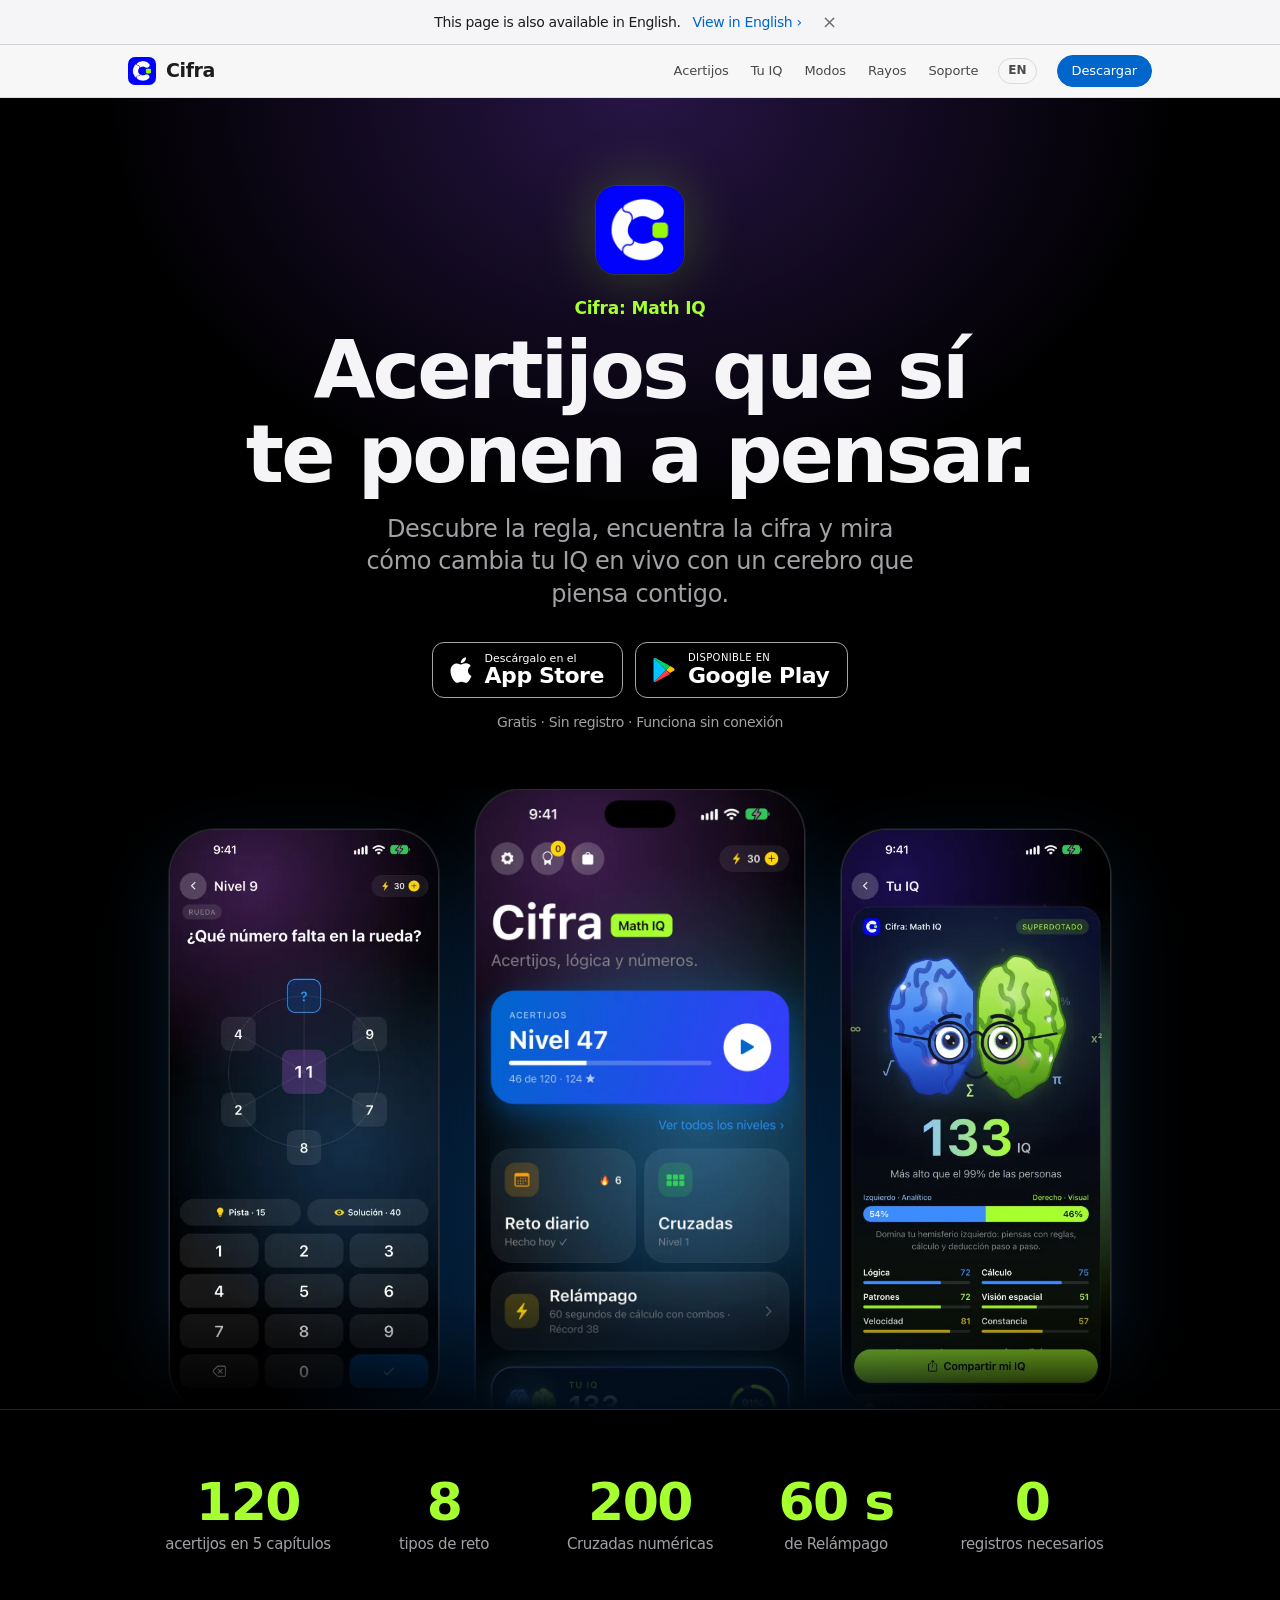
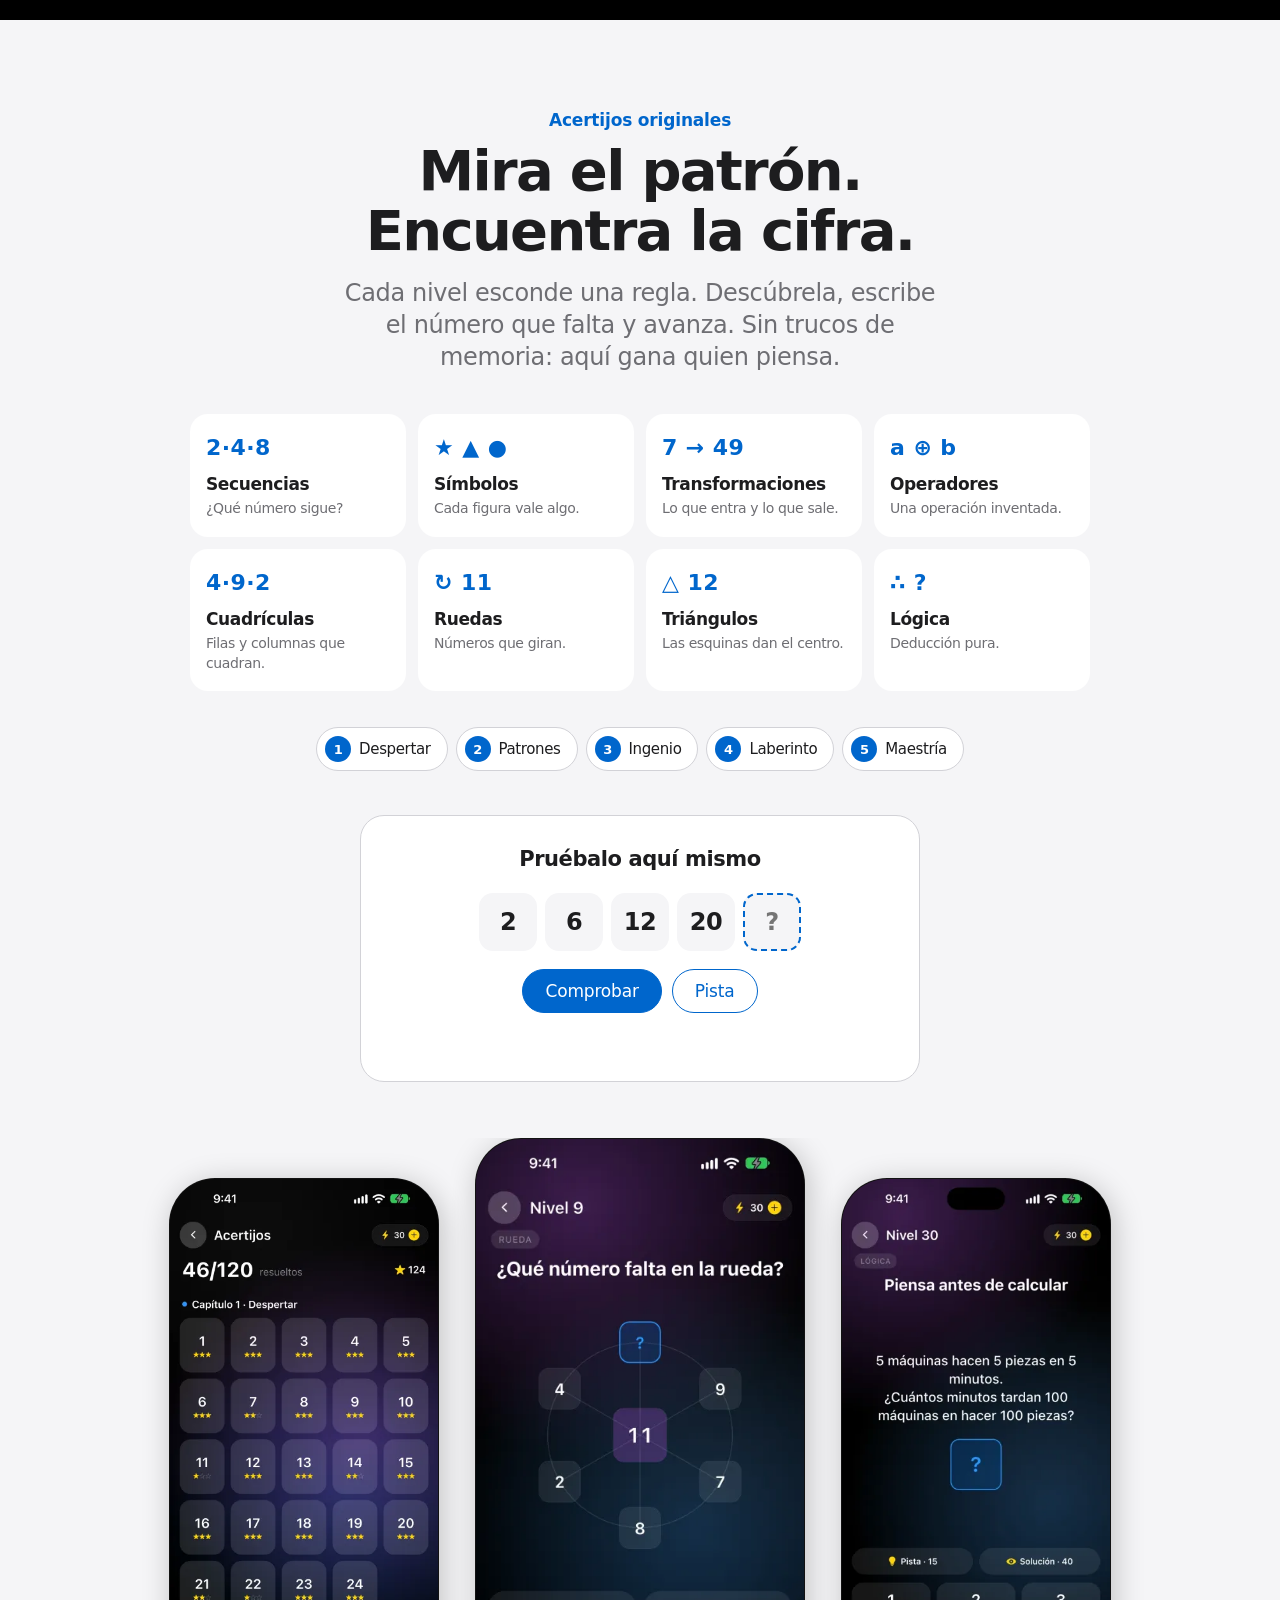
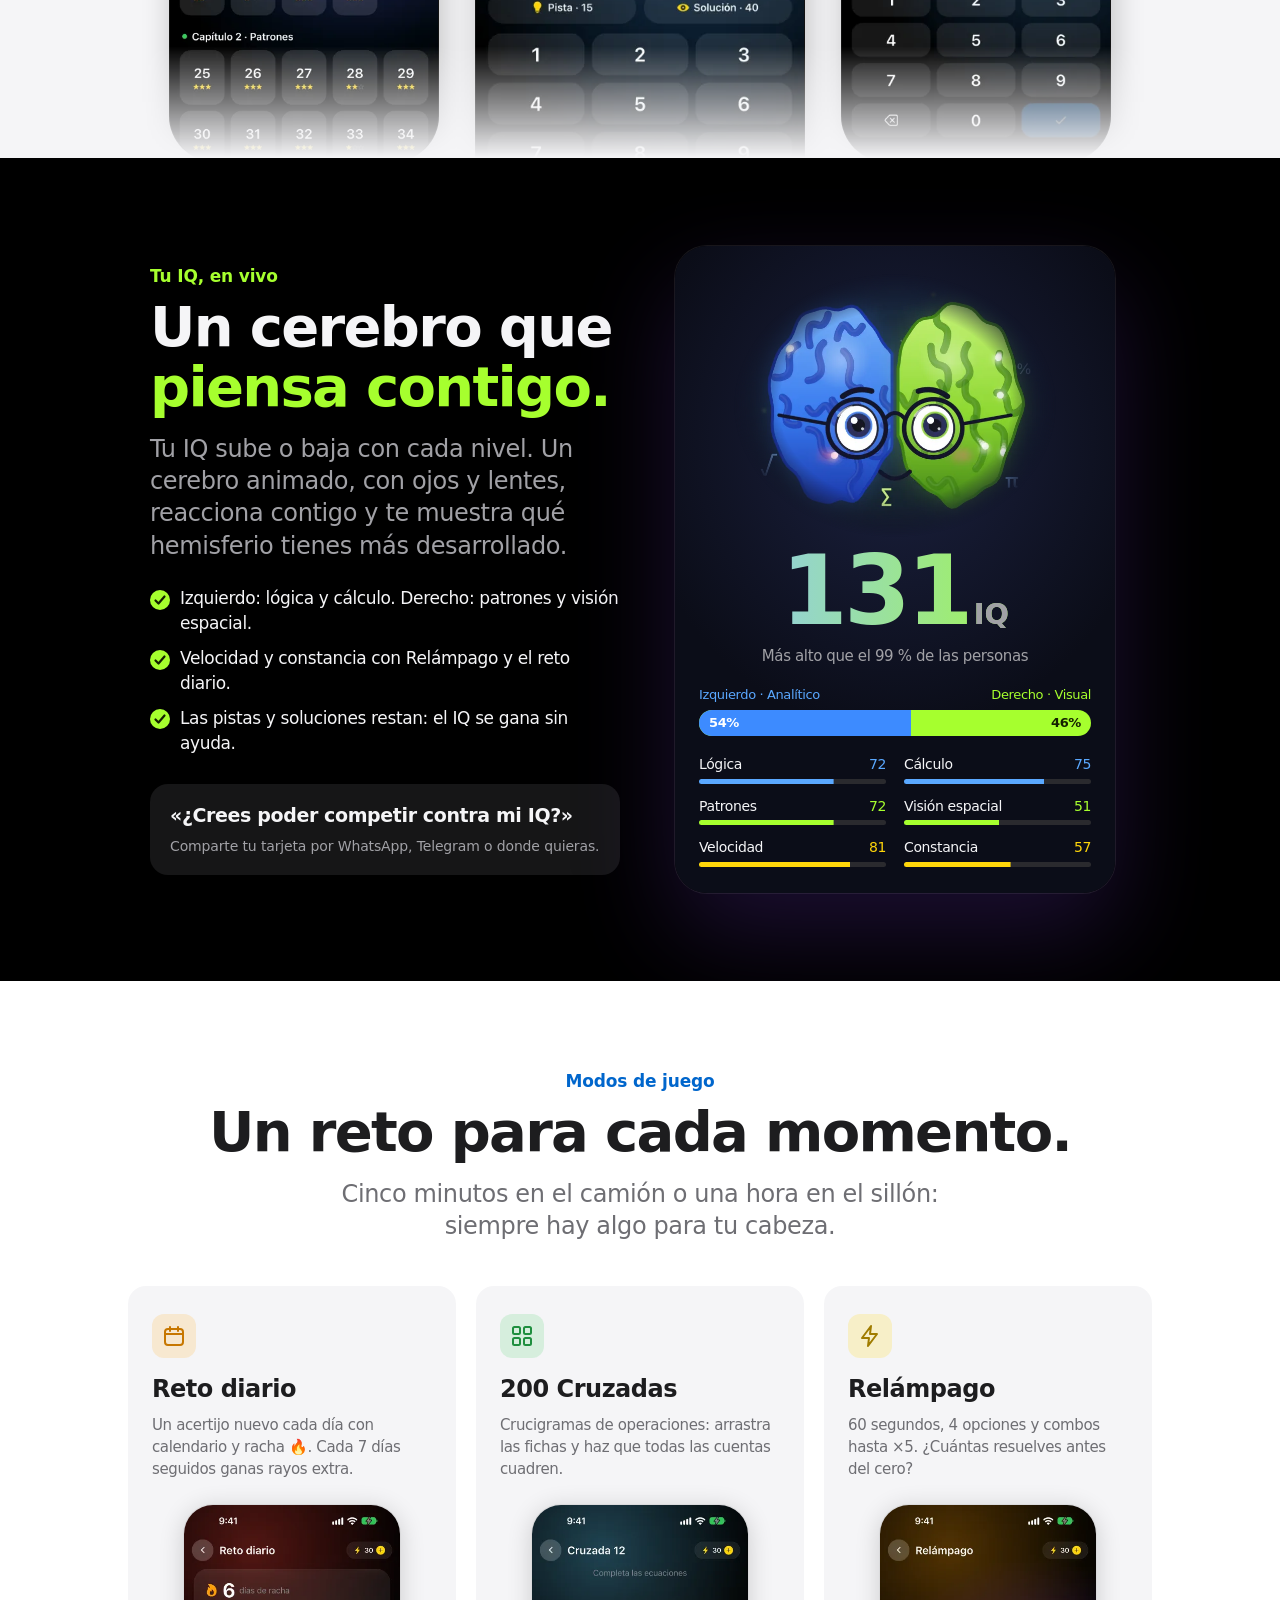
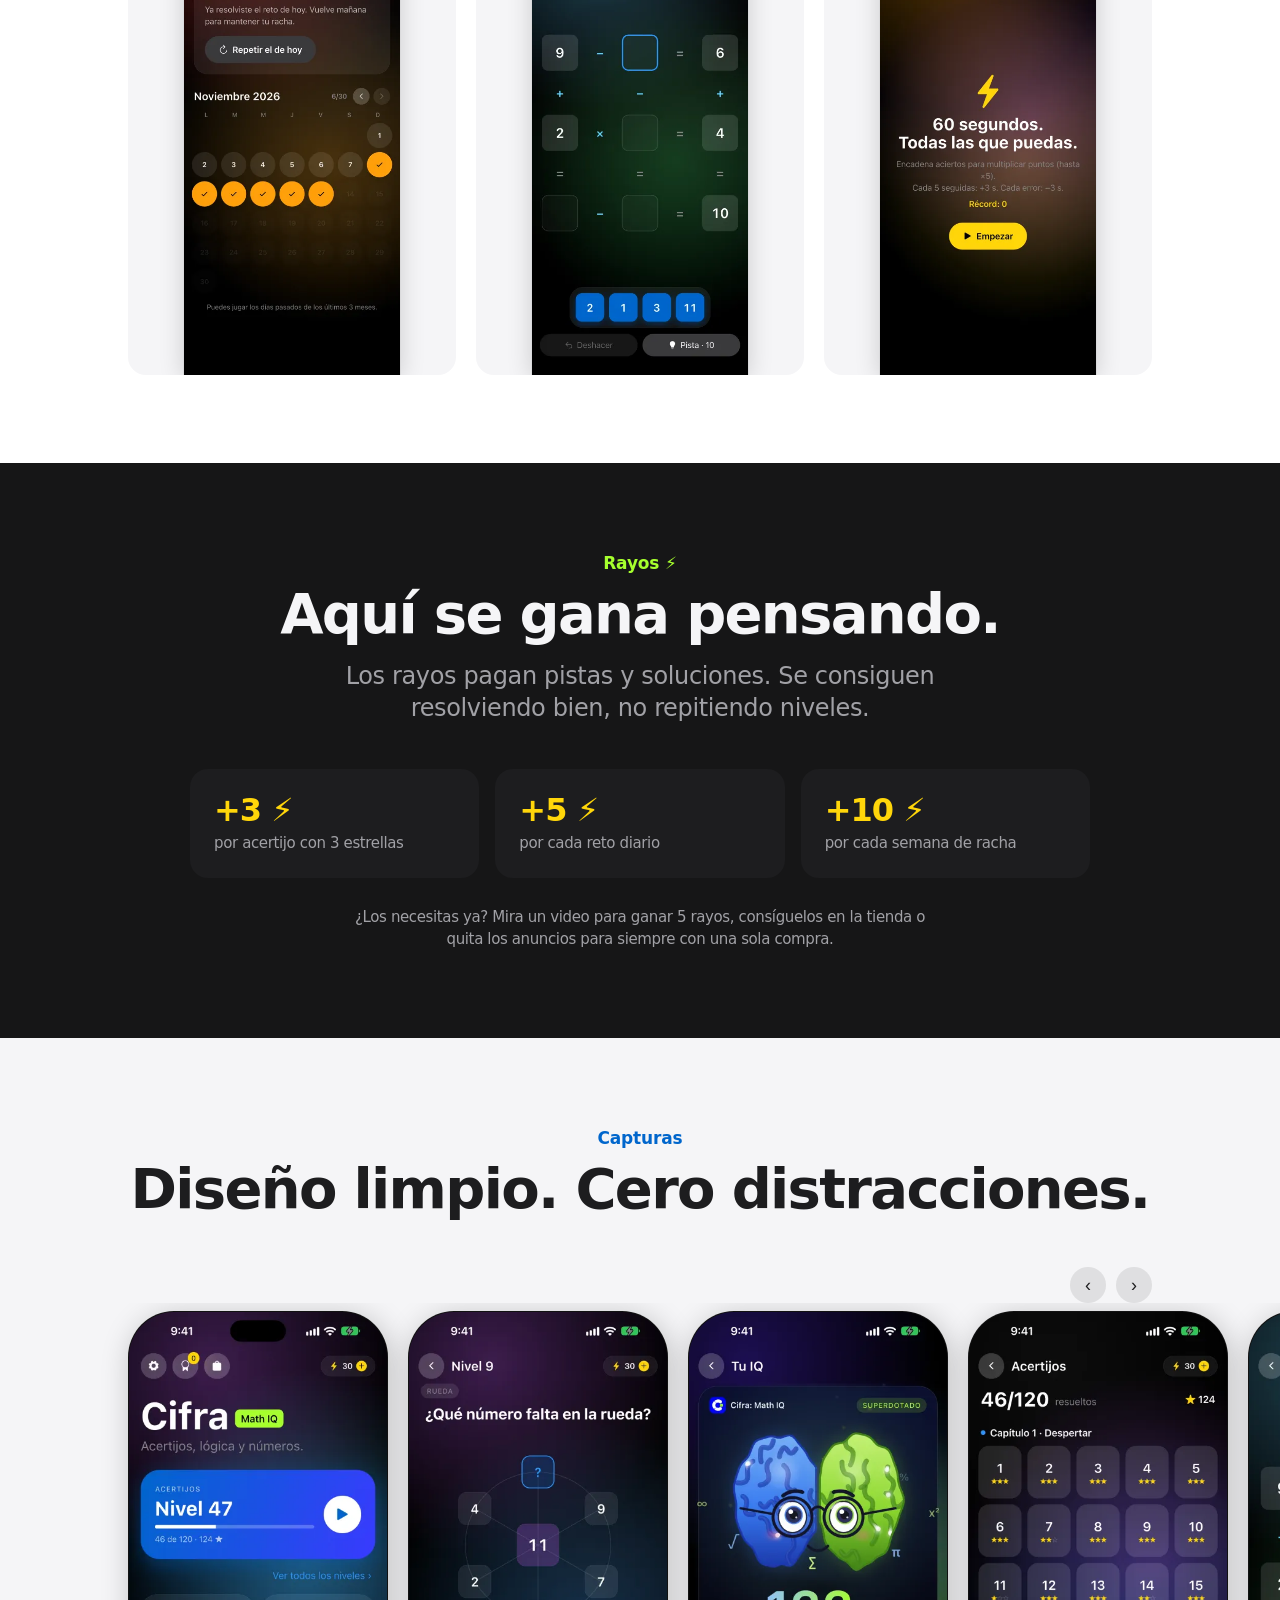
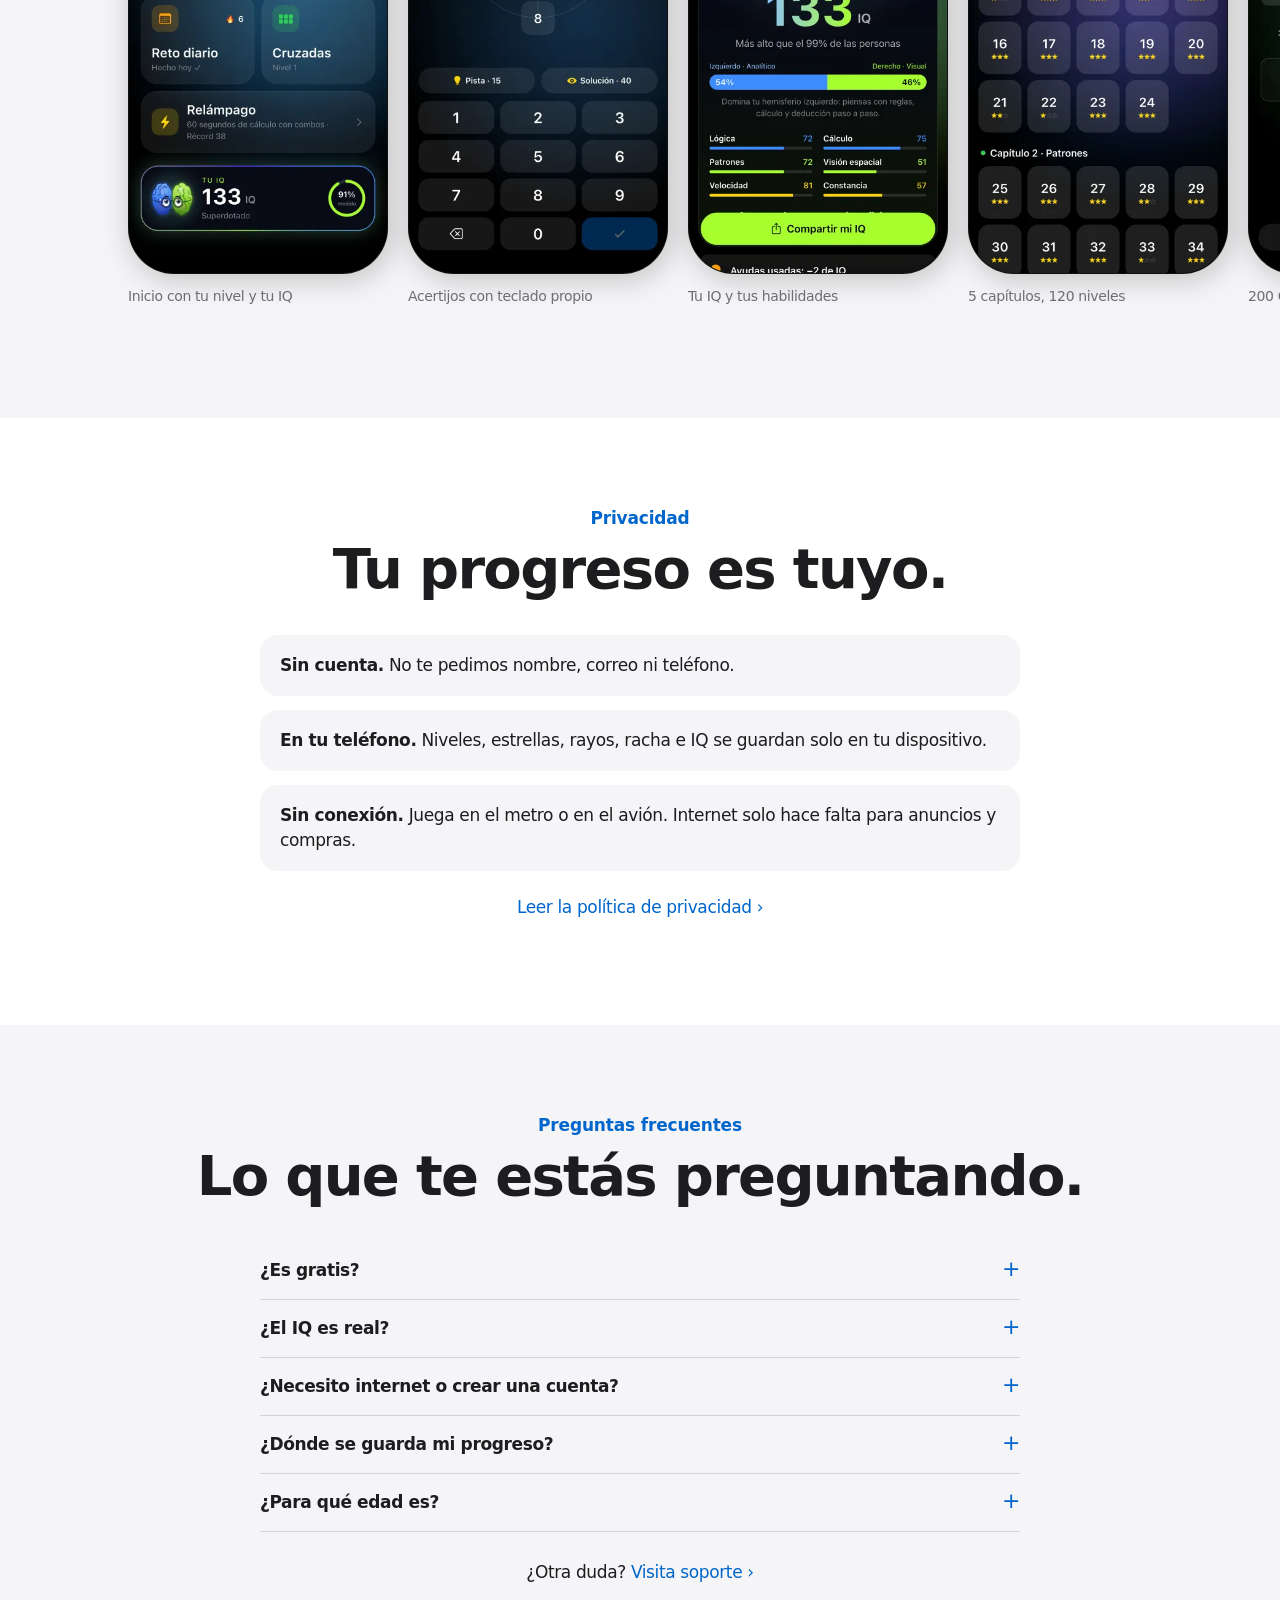
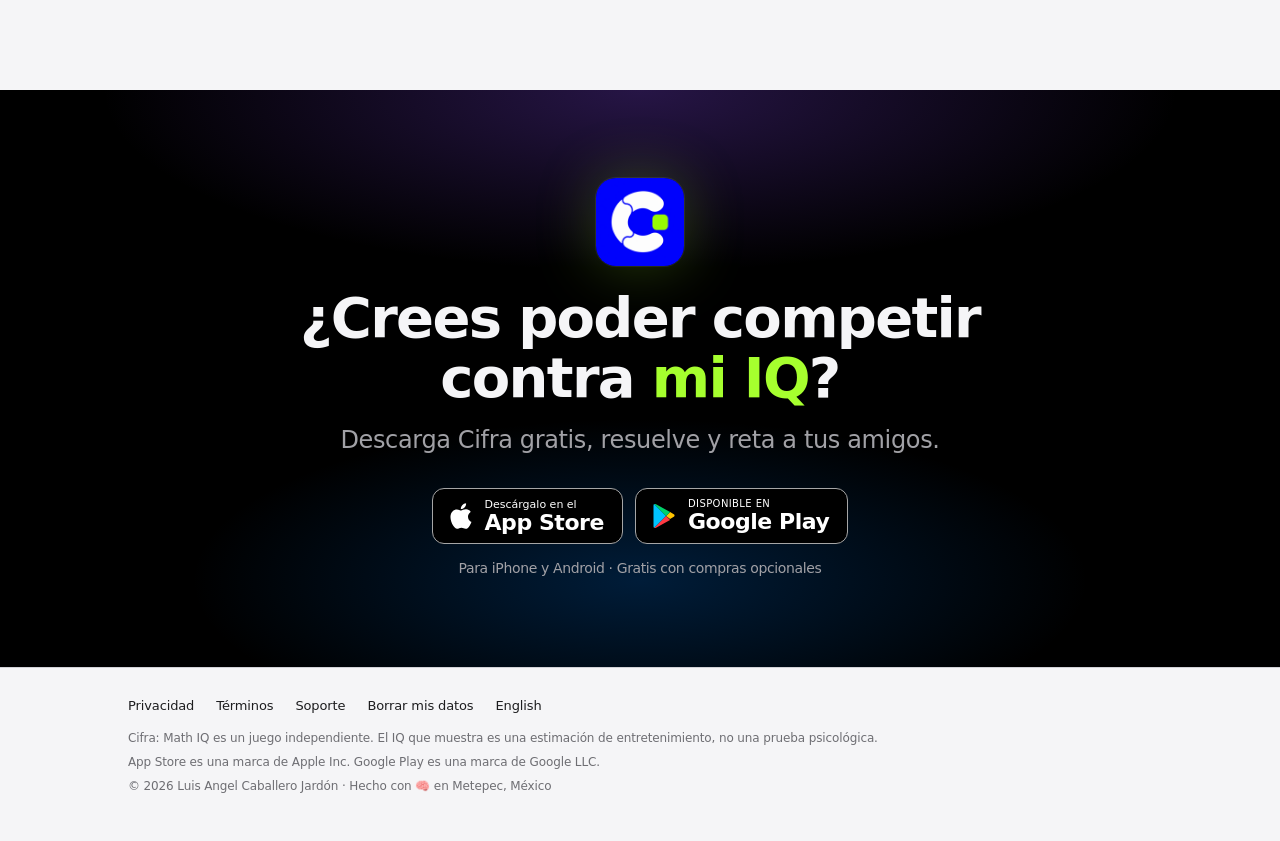
<file: index.html>
<!DOCTYPE html>
<html lang="es-MX">
<head>
  <meta charset="utf-8">
  <meta name="viewport" content="width=device-width, initial-scale=1, viewport-fit=cover">
  <meta name="color-scheme" content="light dark">
  <title>Cifra: Math IQ · Acertijos matemáticos que miden tu IQ</title>
  <meta name="description" content="Cifra: Math IQ es un juego de acertijos matemáticos y lógica: 120 niveles, 8 tipos de reto, un cerebro animado que mide tu IQ en vivo, reto diario, 200 Cruzadas y modo Relámpago. Gratis en iPhone y Android, sin registro y sin conexión.">
  <meta name="theme-color" content="#f5f5f7" media="(prefers-color-scheme: light)">
  <meta name="theme-color" content="#000000" media="(prefers-color-scheme: dark)">
  <meta name="apple-itunes-app" content="app-id=6834884097">
  <link rel="canonical" href="https://llcaballeroll.github.io/cifra_math_iq_web/">
  <link rel="alternate" hreflang="es" href="https://llcaballeroll.github.io/cifra_math_iq_web/">
  <link rel="alternate" hreflang="en" href="https://llcaballeroll.github.io/cifra_math_iq_web/en/">
  <link rel="alternate" hreflang="x-default" href="https://llcaballeroll.github.io/cifra_math_iq_web/">

  <meta property="og:type" content="website">
  <meta property="og:site_name" content="Cifra: Math IQ">
  <meta property="og:locale" content="es_MX">
  <meta property="og:locale:alternate" content="en_US">
  <meta property="og:title" content="Cifra: Math IQ · ¿Crees poder competir contra mi IQ?">
  <meta property="og:description" content="Acertijos, lógica y números. Resuelve, mide tu IQ con un cerebro animado y reta a tus amigos. Gratis en iPhone y Android.">
  <meta property="og:url" content="https://llcaballeroll.github.io/cifra_math_iq_web/">
  <meta property="og:image" content="https://llcaballeroll.github.io/cifra_math_iq_web/assets/img/og-image.jpg">
  <meta property="og:image:width" content="1200">
  <meta property="og:image:height" content="630">
  <meta property="og:image:alt" content="Cifra: Math IQ, juego de acertijos matemáticos con un cerebro animado que mide tu IQ">
  <meta name="twitter:card" content="summary_large_image">
  <meta name="twitter:title" content="Cifra: Math IQ · ¿Crees poder competir contra mi IQ?">
  <meta name="twitter:description" content="Acertijos, lógica y números. Resuelve, mide tu IQ y reta a tus amigos.">
  <meta name="twitter:image" content="https://llcaballeroll.github.io/cifra_math_iq_web/assets/img/og-image.jpg">

  <link rel="icon" type="image/png" sizes="32x32" href="assets/img/favicon-32.png">
  <link rel="icon" type="image/png" sizes="192x192" href="assets/img/icon-192.png">
  <link rel="apple-touch-icon" href="assets/img/apple-touch-icon.png">
  <link rel="stylesheet" href="css/styles.css">
  <link rel="preload" as="image" href="assets/img/shots/home-760.webp" fetchpriority="high">

  <script type="application/ld+json">
  {
    "@context": "https://schema.org",
    "@graph": [
      {
        "@type": "MobileApplication",
        "@id": "https://llcaballeroll.github.io/cifra_math_iq_web/#app",
        "name": "Cifra: Math IQ",
        "alternateName": "Cifra",
        "description": "Juego de acertijos matemáticos y lógica: 120 niveles en 5 capítulos, 8 tipos de acertijo, IQ en vivo con un cerebro animado, reto diario con racha, 200 Cruzadas y modo Relámpago de 60 segundos. Sin registro y sin conexión.",
        "url": "https://llcaballeroll.github.io/cifra_math_iq_web/",
        "operatingSystem": "iOS, Android",
        "applicationCategory": "GameApplication",
        "applicationSubCategory": "Puzzle",
        "genre": "Puzzle",
        "inLanguage": ["es", "en"],
        "image": "https://llcaballeroll.github.io/cifra_math_iq_web/assets/img/icon-512.png",
        "screenshot": [
          "https://llcaballeroll.github.io/cifra_math_iq_web/assets/img/shots/home-760.webp",
          "https://llcaballeroll.github.io/cifra_math_iq_web/assets/img/shots/iq-760.webp",
          "https://llcaballeroll.github.io/cifra_math_iq_web/assets/img/shots/level9-760.webp"
        ],
        "installUrl": "https://apps.apple.com/app/id6834884097",
        "downloadUrl": "https://play.google.com/store/apps/details?id=com.luiscaballero.cifra",
        "sameAs": [
          "https://apps.apple.com/app/id6834884097",
          "https://play.google.com/store/apps/details?id=com.luiscaballero.cifra"
        ],
        "offers": { "@type": "Offer", "price": "0", "priceCurrency": "USD", "availability": "https://schema.org/InStock" },
        "author": { "@type": "Person", "name": "Luis Angel Caballero Jardón" }
      },
      {
        "@type": "WebSite",
        "name": "Cifra: Math IQ",
        "url": "https://llcaballeroll.github.io/cifra_math_iq_web/",
        "inLanguage": "es-MX"
      },
      {
        "@type": "FAQPage",
        "mainEntity": [
          { "@type": "Question", "name": "¿Cifra: Math IQ es gratis?", "acceptedAnswer": { "@type": "Answer", "text": "Sí. Todos los niveles se juegan gratis. Hay anuncios y, si quieres, puedes comprar rayos o quitar los anuncios con una compra única." } },
          { "@type": "Question", "name": "¿El IQ es real?", "acceptedAnswer": { "@type": "Answer", "text": "Es una estimación de entretenimiento basada en cómo juegas: aciertos, estrellas, velocidad, constancia y ayudas usadas. No es una prueba psicológica ni un diagnóstico." } },
          { "@type": "Question", "name": "¿Necesito internet o crear una cuenta?", "acceptedAnswer": { "@type": "Answer", "text": "No. Cifra funciona sin conexión y sin registro. Solo se necesita internet para los anuncios y las compras." } },
          { "@type": "Question", "name": "¿Dónde se guarda mi progreso?", "acceptedAnswer": { "@type": "Answer", "text": "En tu teléfono. No hay servidores con datos de jugadores. Si borras la app se borra tu progreso; «Quitar anuncios» siempre se puede restaurar." } },
          { "@type": "Question", "name": "¿Para qué edad es?", "acceptedAnswer": { "@type": "Answer", "text": "Para todo público. Los acertijos van de fáciles a muy difíciles, así que hay reto para chicos y grandes." } }
        ]
      }
    ]
  }
  </script>
  <script>document.documentElement.classList.add('js');</script>
</head>
<body>
  <a class="skip-link" href="#contenido">Saltar al contenido</a>

  <div class="lang-bar" data-lang-bar hidden lang="en">
    <div class="wrap">
      <span>This page is also available in English.</span>
      <a href="en/" hreflang="en" data-lang-link="en">View in English ›</a>
      <button type="button" aria-label="Close">×</button>
    </div>
  </div>

  <header class="nav">
    <nav class="wrap nav-inner" aria-label="Principal">
      <a class="brand" href="./" aria-label="Cifra: Math IQ, inicio"><img src="assets/img/icon-192.png" alt="" width="28" height="28">Cifra</a>
      <div class="nav-links">
        <a href="#acertijos">Acertijos</a>
        <a href="#iq">Tu IQ</a>
        <a href="#modos">Modos</a>
        <a href="#rayos">Rayos</a>
        <a href="support.html">Soporte</a>
      </div>
      <a class="nav-lang" href="en/" hreflang="en" lang="en" data-lang-link="en" aria-label="English version">EN</a>
      <a class="btn" href="#descargar" data-smart-download>Descargar</a>
    </nav>
  </header>

  <main id="contenido">
    <!-- Portada -->
    <section class="tile dark hero" aria-labelledby="hero-title">
      <div class="wrap">
        <img class="hero-icon" src="assets/img/icon-192.png" alt="" width="88" height="88">
        <p class="eyebrow">Cifra: Math IQ</p>
        <h1 id="hero-title" class="display reveal">Acertijos que sí<br>te ponen a pensar.</h1>
        <p class="lead reveal">Descubre la regla, encuentra la cifra y mira cómo cambia tu IQ en vivo con un cerebro que piensa contigo.</p>
        <div class="badges reveal">
          <a class="store-badge" data-store="ios" href="https://apps.apple.com/app/id6834884097" target="_blank" rel="noopener" aria-label="Descárgalo en el App Store">
            <svg viewBox="0 0 24 24" aria-hidden="true"><path fill="currentColor" d="M16.37 1.43c0 1.14-.5 2.27-1.18 3.08-.74.9-1.99 1.57-2.99 1.57-.12 0-.23-.02-.3-.03-.01-.06-.04-.22-.04-.39 0-1.15.57-2.27 1.2-2.98.81-.94 2.15-1.64 3.25-1.68.03.13.06.28.06.43Zm4.56 15.71c-.03.07-.46 1.58-1.52 3.12-.94 1.34-1.94 2.71-3.43 2.71-1.52 0-1.9-.88-3.63-.88-1.7 0-2.3.91-3.67.91-1.38 0-2.33-1.26-3.43-2.8C4 18.38 2.97 15.57 2.97 12.92c0-4.28 2.8-6.55 5.55-6.55 1.45 0 2.67.95 3.6.95.86 0 2.22-1.01 3.9-1.01.61 0 2.89.06 4.37 2.19-.13.09-2.38 1.37-2.38 4.19 0 3.26 2.85 4.42 2.95 4.45Z"/></svg>
            <span><small>Descárgalo en el</small><strong>App Store</strong></span>
          </a>
          <a class="store-badge" data-store="android" href="https://play.google.com/store/apps/details?id=com.luiscaballero.cifra" target="_blank" rel="noopener" aria-label="Disponible en Google Play">
            <svg viewBox="0 0 24 24" aria-hidden="true"><path fill="#00c3ff" d="M3.6 1.8 13.8 12 3.6 22.2c-.37-.2-.6-.6-.6-1.1V2.9c0-.5.23-.9.6-1.1Z"/><path fill="#ffc400" d="m17.2 8.6 3.2 1.8c.9.5.9 1.8 0 2.3l-3.2 1.8-3.4-2.5Z"/><path fill="#00d26a" d="M3.6 1.8c.36-.22.82-.22 1.2 0l12.4 6.8-3.4 3.4Z"/><path fill="#ff3a44" d="m13.8 12 3.4 3.4-12.4 6.8c-.38.22-.84.22-1.2 0Z"/></svg>
            <span><small>Disponible en</small><strong>Google Play</strong></span>
          </a>
        </div>
        <p class="badge-note">Gratis · Sin registro · Funciona sin conexión</p>
      </div>
      <div class="stage crop">
        <img class="screen side" src="assets/img/shots/level9-420.webp" alt="Un acertijo de Cifra con su teclado numérico" width="420" height="913" loading="lazy">
        <img class="screen" src="assets/img/shots/home-760.webp" srcset="assets/img/shots/home-420.webp 420w, assets/img/shots/home-760.webp 760w" sizes="(max-width: 640px) 78vw, 330px" alt="Pantalla de inicio de Cifra con el nivel actual, el reto diario, Cruzadas, Relámpago y tu IQ" width="760" height="1652" fetchpriority="high">
        <img class="screen side" src="assets/img/shots/iq-420.webp" alt="Pantalla de IQ con el cerebro animado y los dos hemisferios" width="420" height="913" loading="lazy">
      </div>
    </section>

    <!-- Cifras -->
    <section class="tile dark facts-tile" aria-label="El juego en cifras">
      <div class="wrap">
        <div class="facts reveal">
          <div><b>120</b><span>acertijos en 5 capítulos</span></div>
          <div><b>8</b><span>tipos de reto</span></div>
          <div><b>200</b><span>Cruzadas numéricas</span></div>
          <div><b>60 s</b><span>de Relámpago</span></div>
          <div><b>0</b><span>registros necesarios</span></div>
        </div>
      </div>
    </section>

    <!-- Acertijos -->
    <section id="acertijos" class="tile alt" aria-labelledby="acertijos-title">
      <div class="wrap">
        <p class="eyebrow">Acertijos originales</p>
        <h2 id="acertijos-title" class="headline reveal">Mira el patrón.<br>Encuentra la cifra.</h2>
        <p class="lead reveal">Cada nivel esconde una regla. Descúbrela, escribe el número que falta y avanza. Sin trucos de memoria: aquí gana quien piensa.</p>
        <ul class="types reveal" aria-label="Tipos de acertijo">
          <li><span class="glyph" aria-hidden="true">2·4·8</span><strong>Secuencias</strong><span>¿Qué número sigue?</span></li>
          <li><span class="glyph" aria-hidden="true">★ ▲ ●</span><strong>Símbolos</strong><span>Cada figura vale algo.</span></li>
          <li><span class="glyph" aria-hidden="true">7 → 49</span><strong>Transformaciones</strong><span>Lo que entra y lo que sale.</span></li>
          <li><span class="glyph" aria-hidden="true">a ⊕ b</span><strong>Operadores</strong><span>Una operación inventada.</span></li>
          <li><span class="glyph" aria-hidden="true">4·9·2</span><strong>Cuadrículas</strong><span>Filas y columnas que cuadran.</span></li>
          <li><span class="glyph" aria-hidden="true">↻ 11</span><strong>Ruedas</strong><span>Números que giran.</span></li>
          <li><span class="glyph" aria-hidden="true">△ 12</span><strong>Triángulos</strong><span>Las esquinas dan el centro.</span></li>
          <li><span class="glyph" aria-hidden="true">∴ ?</span><strong>Lógica</strong><span>Deducción pura.</span></li>
        </ul>
        <ol class="chapters reveal" aria-label="Capítulos">
          <li>Despertar</li><li>Patrones</li><li>Ingenio</li><li>Laberinto</li><li>Maestría</li>
        </ol>

        <div class="try reveal" data-try data-answer="30"
             data-ok3="¡Correcto a la primera! Eso vale 3 estrellas y +3 ⚡."
             data-ok="¡Correcto! En la app, sin ayuda, serían 3 estrellas."
             data-no="Casi. Revisa cuánto crece cada salto."
             data-hint-text="Pista: mira la diferencia entre cada número: +4, +6, +8…">
          <h3>Pruébalo aquí mismo</h3>
          <form>
            <div class="seq">
              <span>2</span><span>6</span><span>12</span><span>20</span>
              <label class="visually-hidden" for="try-es">¿Qué número sigue?</label>
              <input id="try-es" type="text" inputmode="numeric" pattern="[0-9]*" maxlength="3" autocomplete="off" placeholder="?">
            </div>
            <div class="try-actions">
              <button class="btn" type="submit">Comprobar</button>
              <button class="btn ghost" type="button" data-hint>Pista</button>
            </div>
          </form>
          <p class="result" role="status" aria-live="polite"></p>
        </div>
      </div>
      <div class="stage crop">
        <img class="screen side" src="assets/img/shots/levels-420.webp" alt="Mapa de capítulos y niveles con estrellas" width="420" height="913" loading="lazy">
        <img class="screen" src="assets/img/shots/level9-760.webp" srcset="assets/img/shots/level9-420.webp 420w, assets/img/shots/level9-760.webp 760w" sizes="(max-width: 640px) 78vw, 330px" alt="Acertijo de secuencia con teclado numérico, pista y solución" width="760" height="1652" loading="lazy">
        <img class="screen side" src="assets/img/shots/level30-420.webp" alt="Acertijo de un capítulo avanzado" width="420" height="913" loading="lazy">
      </div>
    </section>

    <!-- IQ -->
    <section id="iq" class="tile dark" aria-labelledby="iq-title">
      <div class="wrap iq-layout">
        <div>
          <p class="eyebrow">Tu IQ, en vivo</p>
          <h2 id="iq-title" class="headline reveal">Un cerebro que<br><span class="hl">piensa contigo.</span></h2>
          <p class="lead reveal">Tu IQ sube o baja con cada nivel. Un cerebro animado, con ojos y lentes, reacciona contigo y te muestra qué hemisferio tienes más desarrollado.</p>
          <ul class="checks reveal">
            <li>Izquierdo: lógica y cálculo. Derecho: patrones y visión espacial.</li>
            <li>Velocidad y constancia con Relámpago y el reto diario.</li>
            <li>Las pistas y soluciones restan: el IQ se gana sin ayuda.</li>
          </ul>
          <p class="quote reveal">«¿Crees poder competir contra mi IQ?»<small>Comparte tu tarjeta por WhatsApp, Telegram o donde quieras.</small></p>
        </div>
        <div class="brain-card" role="img" aria-label="Ejemplo de tarjeta de IQ: 133, más alto que el 99 % de las personas; hemisferio izquierdo 54 %, derecho 46 %">
          <img class="brain" src="assets/img/brain.webp" alt="" width="640" height="524" loading="lazy">
          <div class="iq-number" data-count="133" aria-hidden="true">133<small>IQ</small></div>
          <p class="iq-caption" aria-hidden="true">Más alto que el 99 % de las personas</p>
          <div aria-hidden="true">
            <div class="hemi-labels"><span>Izquierdo · Analítico</span><span>Derecho · Visual</span></div>
            <div class="hemi"><i style="width:54%">54%</i><b>46%</b></div>
            <ul class="skills">
              <li style="--c:#5aa8ff;--v:72%"><span>Lógica</span><span>72</span></li>
              <li style="--c:#5aa8ff;--v:75%"><span>Cálculo</span><span>75</span></li>
              <li style="--c:#a6ff2e;--v:72%"><span>Patrones</span><span>72</span></li>
              <li style="--c:#a6ff2e;--v:51%"><span>Visión espacial</span><span>51</span></li>
              <li style="--c:#ffd60a;--v:81%"><span>Velocidad</span><span>81</span></li>
              <li style="--c:#ffd60a;--v:57%"><span>Constancia</span><span>57</span></li>
            </ul>
          </div>
        </div>
      </div>
    </section>

    <!-- Modos -->
    <section id="modos" class="tile" aria-labelledby="modos-title">
      <div class="wrap">
        <p class="eyebrow">Modos de juego</p>
        <h2 id="modos-title" class="headline reveal">Un reto para cada momento.</h2>
        <p class="lead reveal">Cinco minutos en el camión o una hora en el sillón: siempre hay algo para tu cabeza.</p>
        <div class="modes">
          <article class="mode reveal">
            <span class="ico amber" aria-hidden="true"><svg viewBox="0 0 24 24"><rect x="3" y="5" width="18" height="16" rx="3"/><path d="M3 10h18M8 3v4M16 3v4"/></svg></span>
            <h3>Reto diario</h3>
            <p>Un acertijo nuevo cada día con calendario y racha 🔥. Cada 7 días seguidos ganas rayos extra.</p>
            <img src="assets/img/shots/daily-420.webp" alt="Calendario del reto diario con la racha" width="420" height="913" loading="lazy">
          </article>
          <article class="mode reveal">
            <span class="ico green" aria-hidden="true"><svg viewBox="0 0 24 24"><rect x="3" y="3" width="7" height="7" rx="1.5"/><rect x="14" y="3" width="7" height="7" rx="1.5"/><rect x="3" y="14" width="7" height="7" rx="1.5"/><rect x="14" y="14" width="7" height="7" rx="1.5"/></svg></span>
            <h3>200 Cruzadas</h3>
            <p>Crucigramas de operaciones: arrastra las fichas y haz que todas las cuentas cuadren.</p>
            <img src="assets/img/shots/cross-420.webp" alt="Cruzada numérica con fichas para arrastrar" width="420" height="913" loading="lazy">
          </article>
          <article class="mode reveal">
            <span class="ico yellow" aria-hidden="true"><svg viewBox="0 0 24 24"><path d="M13 2 4 14h7l-1 8 9-12h-7z"/></svg></span>
            <h3>Relámpago</h3>
            <p>60 segundos, 4 opciones y combos hasta ×5. ¿Cuántas resuelves antes del cero?</p>
            <img src="assets/img/shots/blitz-420.webp" alt="Modo Relámpago con temporizador y cuatro opciones" width="420" height="913" loading="lazy">
          </article>
        </div>
      </div>
    </section>

    <!-- Rayos -->
    <section id="rayos" class="tile dark tile-2" aria-labelledby="rayos-title">
      <div class="wrap pad-b">
        <p class="eyebrow">Rayos ⚡</p>
        <h2 id="rayos-title" class="headline reveal">Aquí se gana pensando.</h2>
        <p class="lead reveal">Los rayos pagan pistas y soluciones. Se consiguen resolviendo bien, no repitiendo niveles.</p>
        <div class="bolts reveal">
          <div><b>+3 ⚡</b><span>por acertijo con 3 estrellas</span></div>
          <div><b>+5 ⚡</b><span>por cada reto diario</span></div>
          <div><b>+10 ⚡</b><span>por cada semana de racha</span></div>
        </div>
        <p class="fine">¿Los necesitas ya? Mira un video para ganar 5 rayos, consíguelos en la tienda o quita los anuncios para siempre con una sola compra.</p>
      </div>
    </section>

    <!-- Galería -->
    <section class="tile alt" aria-labelledby="galeria-title" data-gallery>
      <div class="wrap">
        <p class="eyebrow">Capturas</p>
        <h2 id="galeria-title" class="headline">Diseño limpio. Cero distracciones.</h2>
      </div>
      <div class="gallery">
        <div class="gallery-nav">
          <button type="button" data-dir="-1" aria-label="Capturas anteriores">‹</button>
          <button type="button" data-dir="1" aria-label="Capturas siguientes">›</button>
        </div>
        <div class="gallery-track" tabindex="0" role="group" aria-label="Capturas, desliza hacia los lados">
          <figure><img class="screen" src="assets/img/shots/home-420.webp" alt="" width="420" height="913" loading="lazy"><figcaption>Inicio con tu nivel y tu IQ</figcaption></figure>
          <figure><img class="screen" src="assets/img/shots/level9-420.webp" alt="" width="420" height="913" loading="lazy"><figcaption>Acertijos con teclado propio</figcaption></figure>
          <figure><img class="screen" src="assets/img/shots/iq-420.webp" alt="" width="420" height="913" loading="lazy"><figcaption>Tu IQ y tus habilidades</figcaption></figure>
          <figure><img class="screen" src="assets/img/shots/levels-420.webp" alt="" width="420" height="913" loading="lazy"><figcaption>5 capítulos, 120 niveles</figcaption></figure>
          <figure><img class="screen" src="assets/img/shots/cross-420.webp" alt="" width="420" height="913" loading="lazy"><figcaption>200 Cruzadas</figcaption></figure>
          <figure><img class="screen" src="assets/img/shots/blitz-420.webp" alt="" width="420" height="913" loading="lazy"><figcaption>Relámpago de 60 segundos</figcaption></figure>
          <figure><img class="screen" src="assets/img/shots/daily-420.webp" alt="" width="420" height="913" loading="lazy"><figcaption>Reto diario con racha</figcaption></figure>
          <figure><img class="screen" src="assets/img/shots/store-420.webp" alt="" width="420" height="913" loading="lazy"><figcaption>Tienda de rayos</figcaption></figure>
        </div>
      </div>
    </section>

    <!-- Privacidad -->
    <section class="tile" aria-labelledby="privacidad-title">
      <div class="wrap pad-b">
        <p class="eyebrow">Privacidad</p>
        <h2 id="privacidad-title" class="headline reveal">Tu progreso es tuyo.</h2>
        <ul class="privacy-points reveal">
          <li><strong>Sin cuenta.</strong> No te pedimos nombre, correo ni teléfono.</li>
          <li><strong>En tu teléfono.</strong> Niveles, estrellas, rayos, racha e IQ se guardan solo en tu dispositivo.</li>
          <li><strong>Sin conexión.</strong> Juega en el metro o en el avión. Internet solo hace falta para anuncios y compras.</li>
        </ul>
        <p style="margin-top:24px"><a href="privacy.html">Leer la política de privacidad ›</a></p>
      </div>
    </section>

    <!-- Preguntas -->
    <section class="tile alt" aria-labelledby="faq-title">
      <div class="wrap pad-b">
        <p class="eyebrow">Preguntas frecuentes</p>
        <h2 id="faq-title" class="headline reveal">Lo que te estás preguntando.</h2>
        <div class="faq reveal">
          <details>
            <summary>¿Es gratis?</summary>
            <p>Sí. Todos los niveles se juegan gratis. Hay anuncios y, si quieres, puedes comprar rayos o quitar los anuncios con una compra única.</p>
          </details>
          <details>
            <summary>¿El IQ es real?</summary>
            <p>Es una estimación de entretenimiento basada en cómo juegas: aciertos, estrellas, velocidad, constancia y ayudas usadas. No es una prueba psicológica ni un diagnóstico.</p>
          </details>
          <details>
            <summary>¿Necesito internet o crear una cuenta?</summary>
            <p>No. Cifra funciona sin conexión y sin registro. Solo se necesita internet para los anuncios y las compras.</p>
          </details>
          <details>
            <summary>¿Dónde se guarda mi progreso?</summary>
            <p>En tu teléfono. No hay servidores con datos de jugadores. Si borras la app se borra tu progreso; «Quitar anuncios» siempre se puede restaurar.</p>
          </details>
          <details>
            <summary>¿Para qué edad es?</summary>
            <p>Para todo público. Los acertijos van de fáciles a muy difíciles, así que hay reto para chicos y grandes.</p>
          </details>
        </div>
        <p style="margin-top:28px">¿Otra duda? <a href="support.html">Visita soporte ›</a></p>
      </div>
    </section>

    <!-- Descargar -->
    <section id="descargar" class="tile dark hero" aria-labelledby="descargar-title">
      <div class="wrap pad-b">
        <img class="hero-icon" src="assets/img/icon-192.png" alt="" width="88" height="88" loading="lazy">
        <h2 id="descargar-title" class="headline reveal">¿Crees poder competir<br>contra <span class="hl">mi IQ</span>?</h2>
        <p class="lead reveal">Descarga Cifra gratis, resuelve y reta a tus amigos.</p>
        <div class="badges reveal">
          <a class="store-badge" data-store="ios" href="https://apps.apple.com/app/id6834884097" target="_blank" rel="noopener" aria-label="Descárgalo en el App Store">
            <svg viewBox="0 0 24 24" aria-hidden="true"><path fill="currentColor" d="M16.37 1.43c0 1.14-.5 2.27-1.18 3.08-.74.9-1.99 1.57-2.99 1.57-.12 0-.23-.02-.3-.03-.01-.06-.04-.22-.04-.39 0-1.15.57-2.27 1.2-2.98.81-.94 2.15-1.64 3.25-1.68.03.13.06.28.06.43Zm4.56 15.71c-.03.07-.46 1.58-1.52 3.12-.94 1.34-1.94 2.71-3.43 2.71-1.52 0-1.9-.88-3.63-.88-1.7 0-2.3.91-3.67.91-1.38 0-2.33-1.26-3.43-2.8C4 18.38 2.97 15.57 2.97 12.92c0-4.28 2.8-6.55 5.55-6.55 1.45 0 2.67.95 3.6.95.86 0 2.22-1.01 3.9-1.01.61 0 2.89.06 4.37 2.19-.13.09-2.38 1.37-2.38 4.19 0 3.26 2.85 4.42 2.95 4.45Z"/></svg>
            <span><small>Descárgalo en el</small><strong>App Store</strong></span>
          </a>
          <a class="store-badge" data-store="android" href="https://play.google.com/store/apps/details?id=com.luiscaballero.cifra" target="_blank" rel="noopener" aria-label="Disponible en Google Play">
            <svg viewBox="0 0 24 24" aria-hidden="true"><path fill="#00c3ff" d="M3.6 1.8 13.8 12 3.6 22.2c-.37-.2-.6-.6-.6-1.1V2.9c0-.5.23-.9.6-1.1Z"/><path fill="#ffc400" d="m17.2 8.6 3.2 1.8c.9.5.9 1.8 0 2.3l-3.2 1.8-3.4-2.5Z"/><path fill="#00d26a" d="M3.6 1.8c.36-.22.82-.22 1.2 0l12.4 6.8-3.4 3.4Z"/><path fill="#ff3a44" d="m13.8 12 3.4 3.4-12.4 6.8c-.38.22-.84.22-1.2 0Z"/></svg>
            <span><small>Disponible en</small><strong>Google Play</strong></span>
          </a>
        </div>
        <p class="badge-note">Para iPhone y Android · Gratis con compras opcionales</p>
      </div>
    </section>
  </main>

  <footer class="footer">
    <div class="wrap">
      <div class="footer-links">
        <a href="privacy.html">Privacidad</a>
        <a href="terms.html">Términos</a>
        <a href="support.html">Soporte</a>
        <a href="support.html#borrar-datos">Borrar mis datos</a>
        <a href="en/" hreflang="en" lang="en" data-lang-link="en">English</a>
      </div>
      <p>Cifra: Math IQ es un juego independiente. El IQ que muestra es una estimación de entretenimiento, no una prueba psicológica.</p>
      <p>App Store es una marca de Apple Inc. Google Play es una marca de Google LLC.</p>
      <p>© 2026 Luis Angel Caballero Jardón · Hecho con 🧠 en Metepec, México</p>
    </div>
  </footer>
  <script src="js/site.js" defer></script>
</body>
</html>
</file>
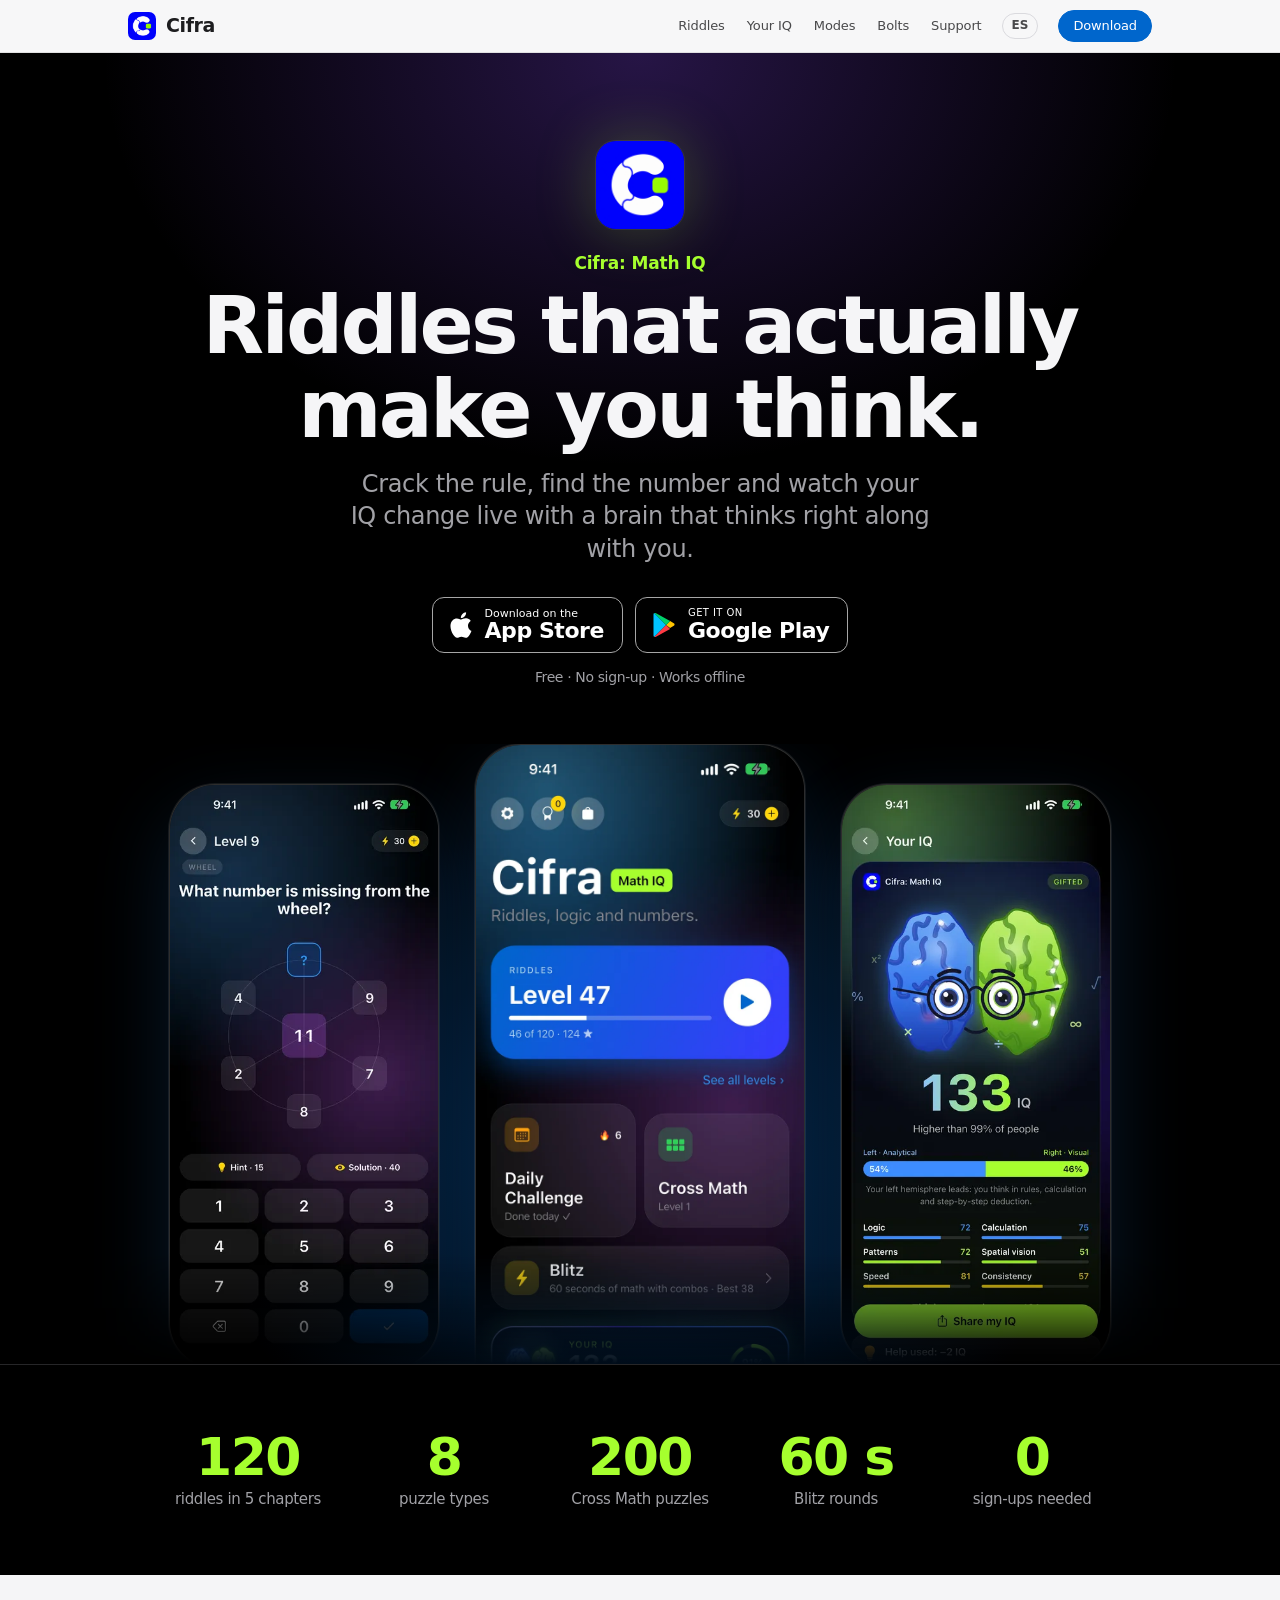
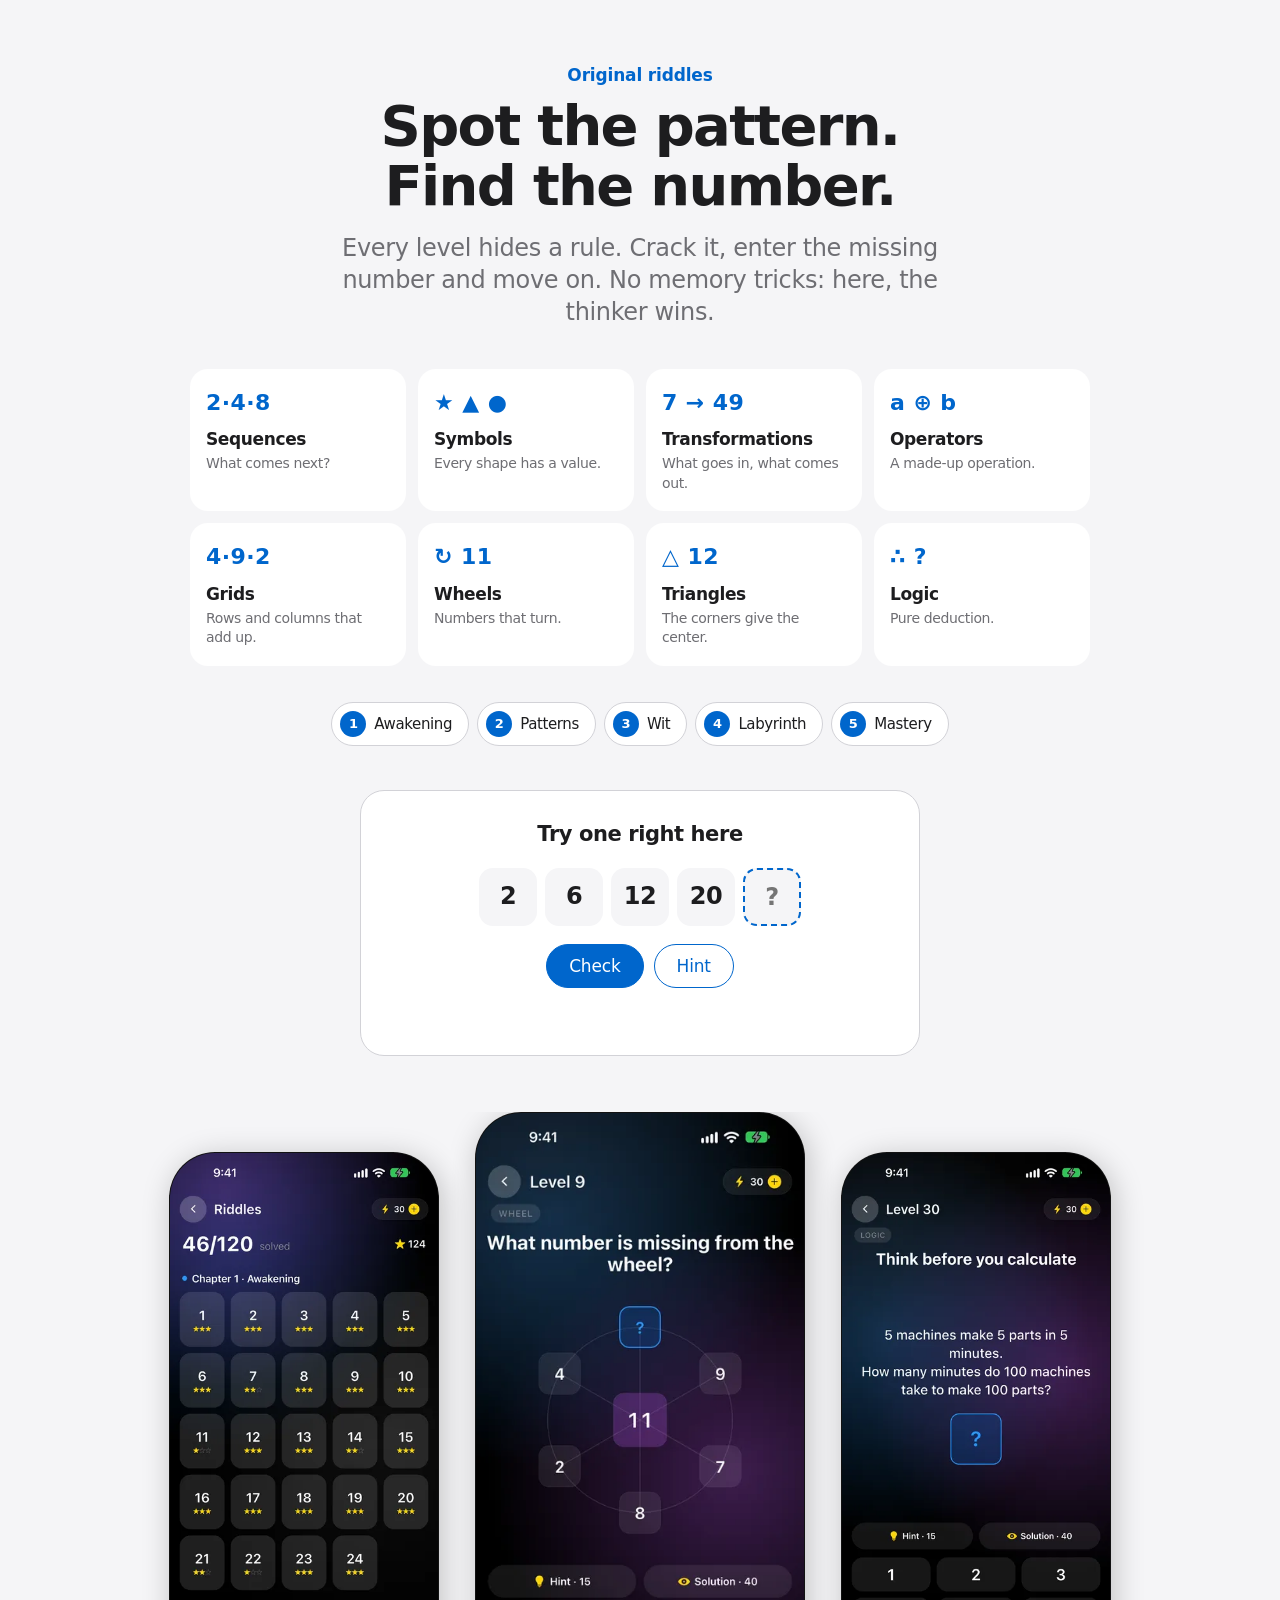
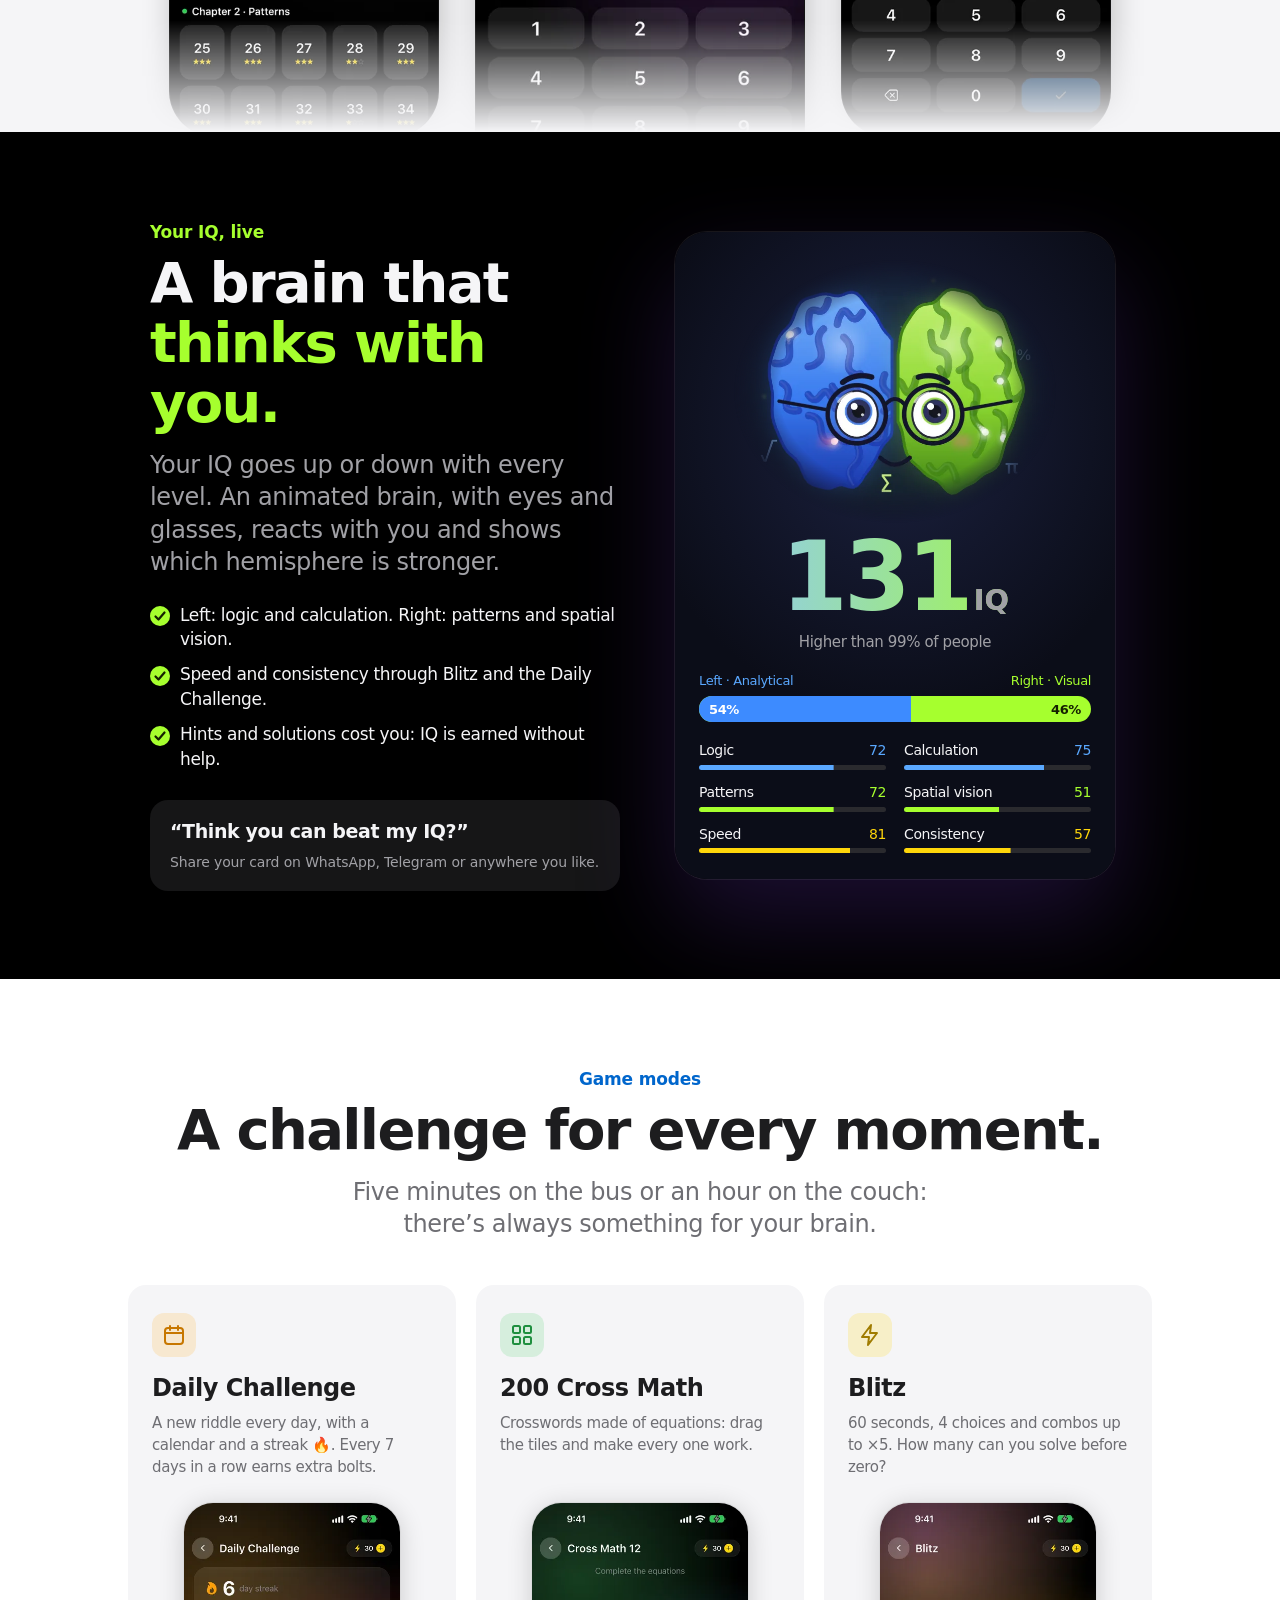
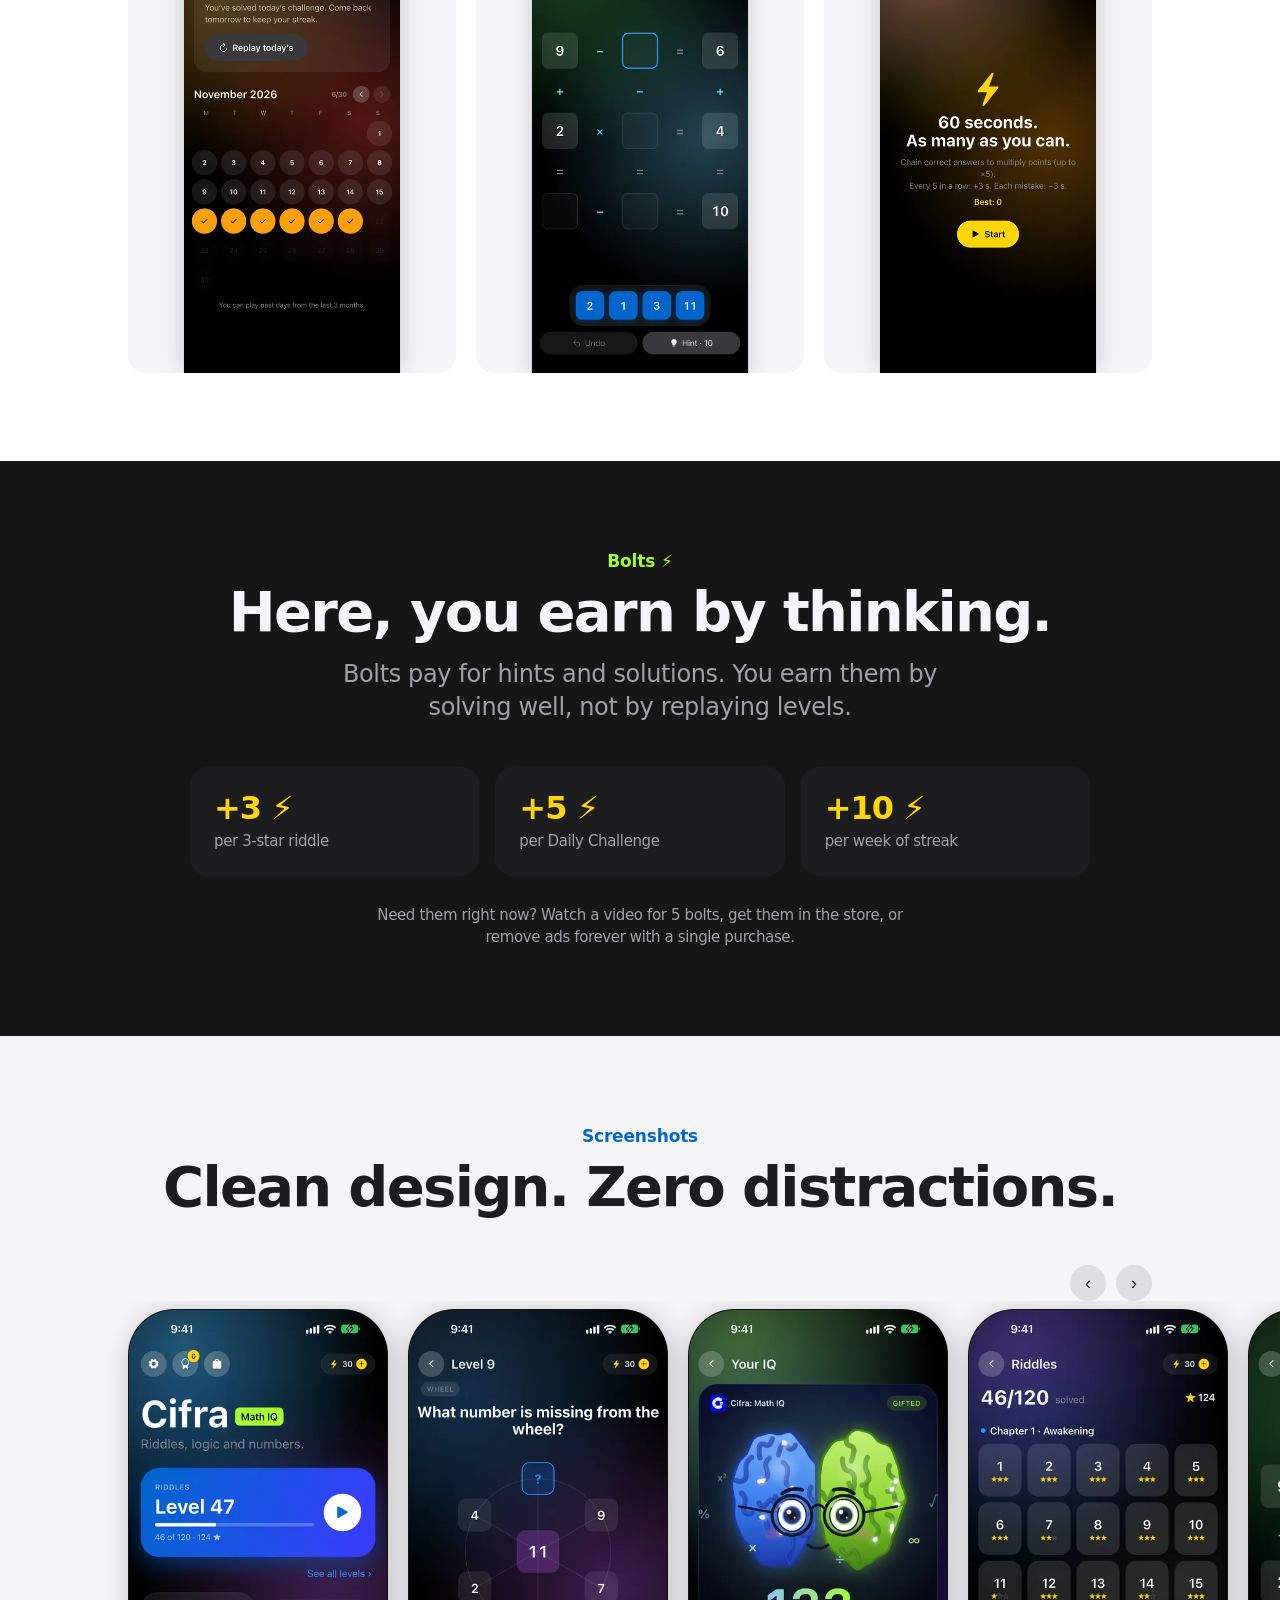
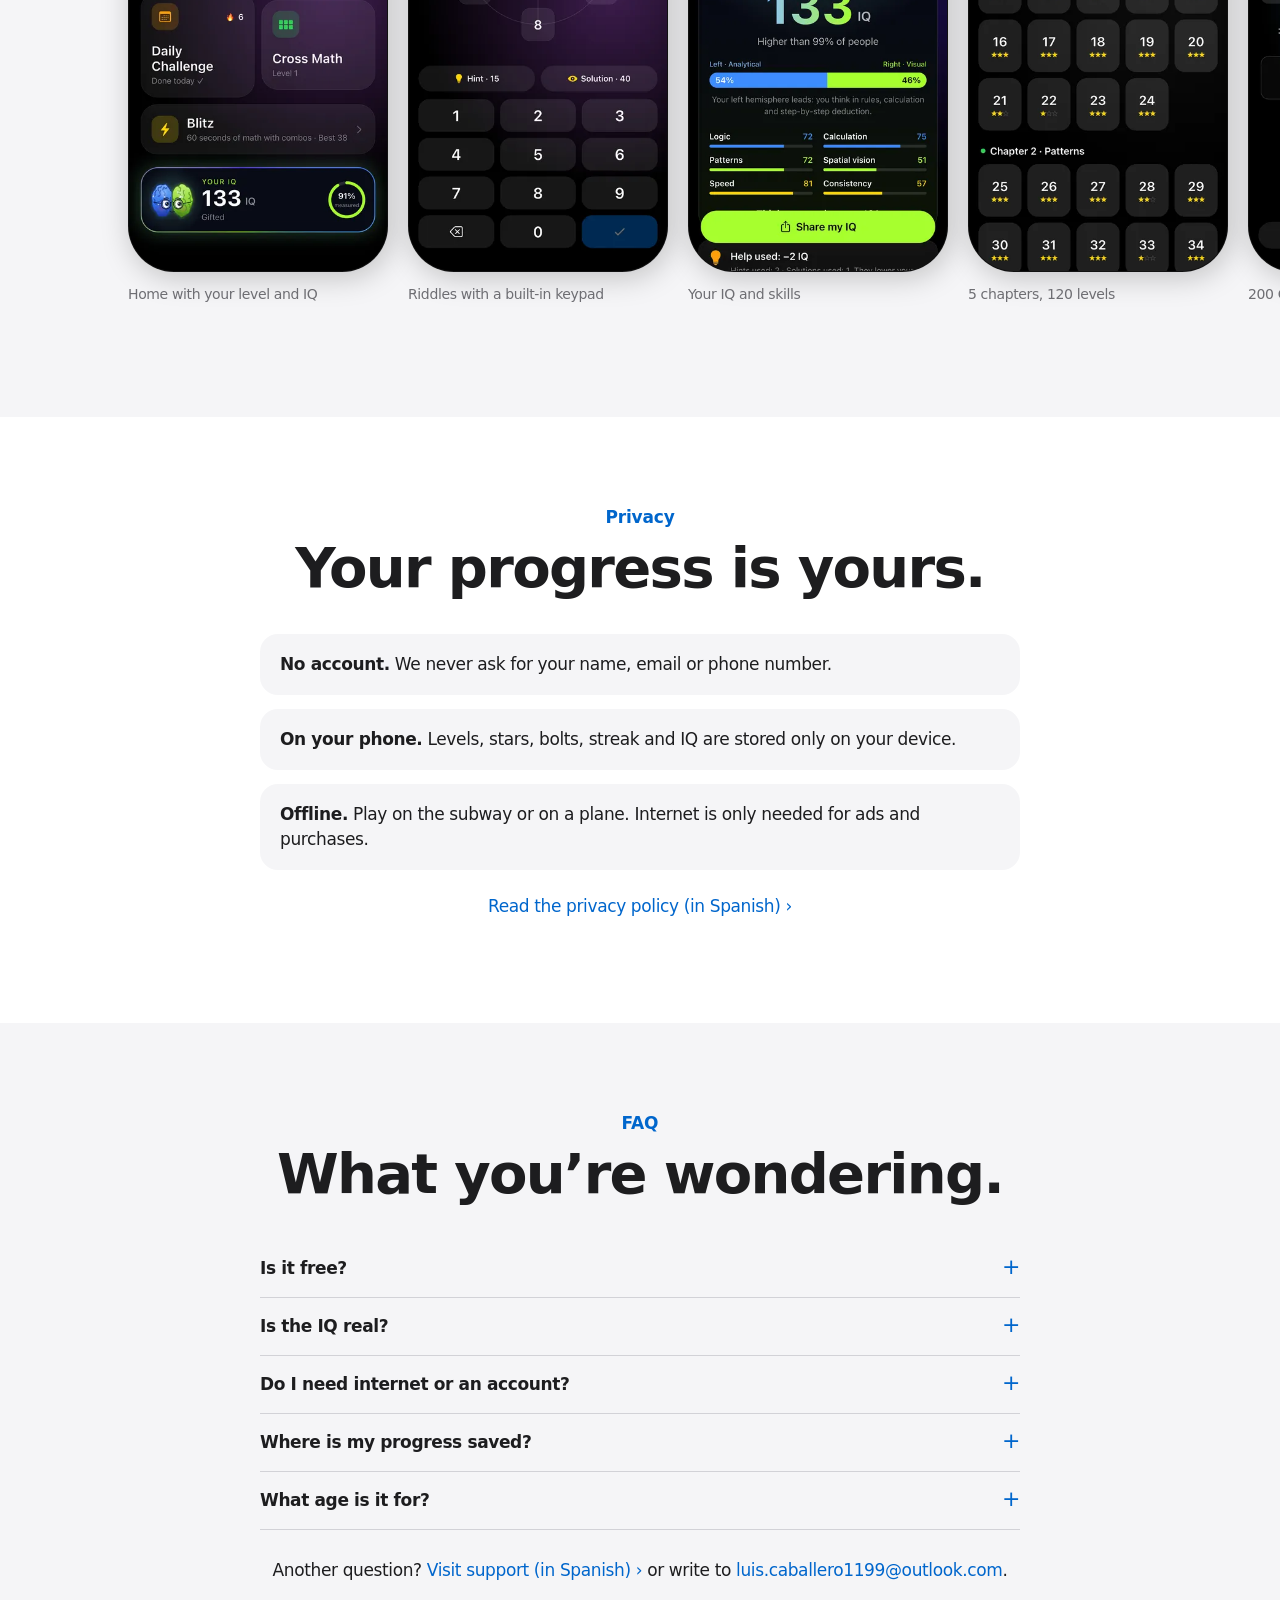
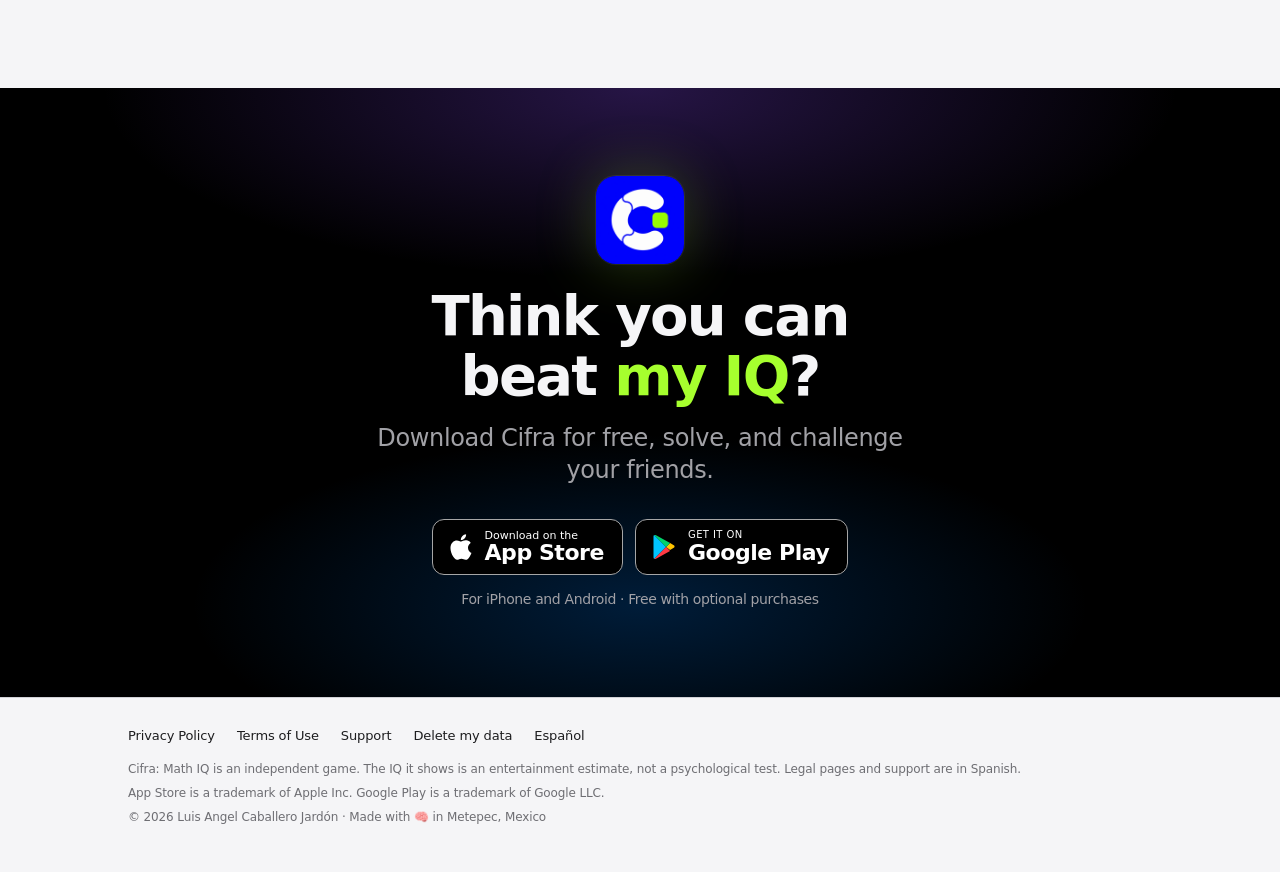
<file: en/index.html>
<!DOCTYPE html>
<html lang="en">
<head>
  <meta charset="utf-8">
  <meta name="viewport" content="width=device-width, initial-scale=1, viewport-fit=cover">
  <meta name="color-scheme" content="light dark">
  <title>Cifra: Math IQ · Math riddles that measure your IQ</title>
  <meta name="description" content="Cifra: Math IQ is a math riddle and logic game: 120 levels, 8 puzzle types, an animated brain that measures your IQ live, a Daily Challenge, 200 Cross Math puzzles and Blitz mode. Free on iPhone and Android, no sign-up, works offline.">
  <meta name="theme-color" content="#f5f5f7" media="(prefers-color-scheme: light)">
  <meta name="theme-color" content="#000000" media="(prefers-color-scheme: dark)">
  <meta name="apple-itunes-app" content="app-id=6834884097">
  <link rel="canonical" href="https://llcaballeroll.github.io/cifra_math_iq_web/en/">
  <link rel="alternate" hreflang="es" href="https://llcaballeroll.github.io/cifra_math_iq_web/">
  <link rel="alternate" hreflang="en" href="https://llcaballeroll.github.io/cifra_math_iq_web/en/">
  <link rel="alternate" hreflang="x-default" href="https://llcaballeroll.github.io/cifra_math_iq_web/">

  <meta property="og:type" content="website">
  <meta property="og:site_name" content="Cifra: Math IQ">
  <meta property="og:locale" content="en_US">
  <meta property="og:locale:alternate" content="es_MX">
  <meta property="og:title" content="Cifra: Math IQ · Think you can beat my IQ?">
  <meta property="og:description" content="Riddles, logic and numbers. Solve, measure your IQ with an animated brain and challenge your friends. Free on iPhone and Android.">
  <meta property="og:url" content="https://llcaballeroll.github.io/cifra_math_iq_web/en/">
  <meta property="og:image" content="https://llcaballeroll.github.io/cifra_math_iq_web/assets/img/og-image-en.jpg">
  <meta property="og:image:width" content="1200">
  <meta property="og:image:height" content="630">
  <meta property="og:image:alt" content="Cifra: Math IQ, a math riddle game with an animated brain that measures your IQ">
  <meta name="twitter:card" content="summary_large_image">
  <meta name="twitter:title" content="Cifra: Math IQ · Think you can beat my IQ?">
  <meta name="twitter:description" content="Riddles, logic and numbers. Solve, measure your IQ and challenge your friends.">
  <meta name="twitter:image" content="https://llcaballeroll.github.io/cifra_math_iq_web/assets/img/og-image-en.jpg">

  <link rel="icon" type="image/png" sizes="32x32" href="../assets/img/favicon-32.png">
  <link rel="icon" type="image/png" sizes="192x192" href="../assets/img/icon-192.png">
  <link rel="apple-touch-icon" href="../assets/img/apple-touch-icon.png">
  <link rel="stylesheet" href="../css/styles.css">
  <link rel="preload" as="image" href="../assets/img/shots/en/home-760.webp" fetchpriority="high">

  <script type="application/ld+json">
  {
    "@context": "https://schema.org",
    "@graph": [
      {
        "@type": "MobileApplication",
        "@id": "https://llcaballeroll.github.io/cifra_math_iq_web/en/#app",
        "name": "Cifra: Math IQ",
        "alternateName": "Cifra",
        "description": "Math riddle and logic game: 120 levels across 5 chapters, 8 puzzle types, live IQ with an animated brain, Daily Challenge with streaks, 200 Cross Math puzzles and a 60-second Blitz mode. No sign-up, works offline.",
        "url": "https://llcaballeroll.github.io/cifra_math_iq_web/en/",
        "operatingSystem": "iOS, Android",
        "applicationCategory": "GameApplication",
        "applicationSubCategory": "Puzzle",
        "genre": "Puzzle",
        "inLanguage": ["es", "en"],
        "image": "https://llcaballeroll.github.io/cifra_math_iq_web/assets/img/icon-512.png",
        "screenshot": [
          "https://llcaballeroll.github.io/cifra_math_iq_web/assets/img/shots/en/home-760.webp",
          "https://llcaballeroll.github.io/cifra_math_iq_web/assets/img/shots/en/iq-760.webp",
          "https://llcaballeroll.github.io/cifra_math_iq_web/assets/img/shots/en/level9-760.webp"
        ],
        "installUrl": "https://apps.apple.com/app/id6834884097",
        "downloadUrl": "https://play.google.com/store/apps/details?id=com.luiscaballero.cifra",
        "sameAs": [
          "https://apps.apple.com/app/id6834884097",
          "https://play.google.com/store/apps/details?id=com.luiscaballero.cifra"
        ],
        "offers": { "@type": "Offer", "price": "0", "priceCurrency": "USD", "availability": "https://schema.org/InStock" },
        "author": { "@type": "Person", "name": "Luis Angel Caballero Jardón" }
      },
      {
        "@type": "WebSite",
        "name": "Cifra: Math IQ",
        "url": "https://llcaballeroll.github.io/cifra_math_iq_web/en/",
        "inLanguage": "en"
      },
      {
        "@type": "FAQPage",
        "mainEntity": [
          { "@type": "Question", "name": "Is Cifra: Math IQ free?", "acceptedAnswer": { "@type": "Answer", "text": "Yes. Every level is free to play. There are ads and, if you want, you can buy bolts or remove ads with a one-time purchase." } },
          { "@type": "Question", "name": "Is the IQ real?", "acceptedAnswer": { "@type": "Answer", "text": "It is an entertainment estimate based on how you play: correct answers, stars, speed, consistency and help used. It is not a psychological test or a diagnosis." } },
          { "@type": "Question", "name": "Do I need internet or an account?", "acceptedAnswer": { "@type": "Answer", "text": "No. Cifra works offline and without sign-up. Internet is only needed for ads and purchases." } },
          { "@type": "Question", "name": "Where is my progress saved?", "acceptedAnswer": { "@type": "Answer", "text": "On your phone. There are no servers with player data. If you delete the app your progress is deleted; Remove Ads can always be restored." } },
          { "@type": "Question", "name": "What age is it for?", "acceptedAnswer": { "@type": "Answer", "text": "Everyone. Riddles go from easy to very hard, so there is a challenge for kids and grown-ups alike." } }
        ]
      }
    ]
  }
  </script>
  <script>document.documentElement.classList.add('js');</script>
</head>
<body>
  <a class="skip-link" href="#contenido">Skip to content</a>

  <div class="lang-bar" data-lang-bar hidden lang="es">
    <div class="wrap">
      <span>Esta página también está en español.</span>
      <a href="../" hreflang="es" data-lang-link="es">Ver en español ›</a>
      <button type="button" aria-label="Cerrar">×</button>
    </div>
  </div>

  <header class="nav">
    <nav class="wrap nav-inner" aria-label="Main">
      <a class="brand" href="./" aria-label="Cifra: Math IQ, home"><img src="../assets/img/icon-192.png" alt="" width="28" height="28">Cifra</a>
      <div class="nav-links">
        <a href="#acertijos">Riddles</a>
        <a href="#iq">Your IQ</a>
        <a href="#modos">Modes</a>
        <a href="#rayos">Bolts</a>
        <a href="../support.html" lang="es">Support</a>
      </div>
      <a class="nav-lang" href="../" hreflang="es" lang="es" data-lang-link="es" aria-label="Versión en español">ES</a>
      <a class="btn" href="#descargar" data-smart-download>Download</a>
    </nav>
  </header>

  <main id="contenido">
    <!-- Portada -->
    <section class="tile dark hero" aria-labelledby="hero-title">
      <div class="wrap">
        <img class="hero-icon" src="../assets/img/icon-192.png" alt="" width="88" height="88">
        <p class="eyebrow">Cifra: Math IQ</p>
        <h1 id="hero-title" class="display reveal">Riddles that actually<br>make you think.</h1>
        <p class="lead reveal">Crack the rule, find the number and watch your IQ change live with a brain that thinks right along with you.</p>
        <div class="badges reveal">
          <a class="store-badge" data-store="ios" href="https://apps.apple.com/app/id6834884097" target="_blank" rel="noopener" aria-label="Download on the App Store">
            <svg viewBox="0 0 24 24" aria-hidden="true"><path fill="currentColor" d="M16.37 1.43c0 1.14-.5 2.27-1.18 3.08-.74.9-1.99 1.57-2.99 1.57-.12 0-.23-.02-.3-.03-.01-.06-.04-.22-.04-.39 0-1.15.57-2.27 1.2-2.98.81-.94 2.15-1.64 3.25-1.68.03.13.06.28.06.43Zm4.56 15.71c-.03.07-.46 1.58-1.52 3.12-.94 1.34-1.94 2.71-3.43 2.71-1.52 0-1.9-.88-3.63-.88-1.7 0-2.3.91-3.67.91-1.38 0-2.33-1.26-3.43-2.8C4 18.38 2.97 15.57 2.97 12.92c0-4.28 2.8-6.55 5.55-6.55 1.45 0 2.67.95 3.6.95.86 0 2.22-1.01 3.9-1.01.61 0 2.89.06 4.37 2.19-.13.09-2.38 1.37-2.38 4.19 0 3.26 2.85 4.42 2.95 4.45Z"/></svg>
            <span><small>Download on the</small><strong>App Store</strong></span>
          </a>
          <a class="store-badge" data-store="android" href="https://play.google.com/store/apps/details?id=com.luiscaballero.cifra" target="_blank" rel="noopener" aria-label="Get it on Google Play">
            <svg viewBox="0 0 24 24" aria-hidden="true"><path fill="#00c3ff" d="M3.6 1.8 13.8 12 3.6 22.2c-.37-.2-.6-.6-.6-1.1V2.9c0-.5.23-.9.6-1.1Z"/><path fill="#ffc400" d="m17.2 8.6 3.2 1.8c.9.5.9 1.8 0 2.3l-3.2 1.8-3.4-2.5Z"/><path fill="#00d26a" d="M3.6 1.8c.36-.22.82-.22 1.2 0l12.4 6.8-3.4 3.4Z"/><path fill="#ff3a44" d="m13.8 12 3.4 3.4-12.4 6.8c-.38.22-.84.22-1.2 0Z"/></svg>
            <span><small>Get it on</small><strong>Google Play</strong></span>
          </a>
        </div>
        <p class="badge-note">Free · No sign-up · Works offline</p>
      </div>
      <div class="stage crop">
        <img class="screen side" src="../assets/img/shots/en/level9-420.webp" alt="A Cifra riddle with its number pad" width="420" height="913" loading="lazy">
        <img class="screen" src="../assets/img/shots/en/home-760.webp" srcset="../assets/img/shots/en/home-420.webp 420w, ../assets/img/shots/en/home-760.webp 760w" sizes="(max-width: 640px) 78vw, 330px" alt="Cifra home screen with the current level, Daily Challenge, Cross Math, Blitz and your IQ" width="760" height="1652" fetchpriority="high">
        <img class="screen side" src="../assets/img/shots/en/iq-420.webp" alt="IQ screen with the animated brain and both hemispheres" width="420" height="913" loading="lazy">
      </div>
    </section>

    <!-- Cifras -->
    <section class="tile dark facts-tile" aria-label="The game in numbers">
      <div class="wrap">
        <div class="facts reveal">
          <div><b>120</b><span>riddles in 5 chapters</span></div>
          <div><b>8</b><span>puzzle types</span></div>
          <div><b>200</b><span>Cross Math puzzles</span></div>
          <div><b>60 s</b><span>Blitz rounds</span></div>
          <div><b>0</b><span>sign-ups needed</span></div>
        </div>
      </div>
    </section>

    <!-- Acertijos -->
    <section id="acertijos" class="tile alt" aria-labelledby="acertijos-title">
      <div class="wrap">
        <p class="eyebrow">Original riddles</p>
        <h2 id="acertijos-title" class="headline reveal">Spot the pattern.<br>Find the number.</h2>
        <p class="lead reveal">Every level hides a rule. Crack it, enter the missing number and move on. No memory tricks: here, the thinker wins.</p>
        <ul class="types reveal" aria-label="Puzzle types">
          <li><span class="glyph" aria-hidden="true">2·4·8</span><strong>Sequences</strong><span>What comes next?</span></li>
          <li><span class="glyph" aria-hidden="true">★ ▲ ●</span><strong>Symbols</strong><span>Every shape has a value.</span></li>
          <li><span class="glyph" aria-hidden="true">7 → 49</span><strong>Transformations</strong><span>What goes in, what comes out.</span></li>
          <li><span class="glyph" aria-hidden="true">a ⊕ b</span><strong>Operators</strong><span>A made-up operation.</span></li>
          <li><span class="glyph" aria-hidden="true">4·9·2</span><strong>Grids</strong><span>Rows and columns that add up.</span></li>
          <li><span class="glyph" aria-hidden="true">↻ 11</span><strong>Wheels</strong><span>Numbers that turn.</span></li>
          <li><span class="glyph" aria-hidden="true">△ 12</span><strong>Triangles</strong><span>The corners give the center.</span></li>
          <li><span class="glyph" aria-hidden="true">∴ ?</span><strong>Logic</strong><span>Pure deduction.</span></li>
        </ul>
        <ol class="chapters reveal" aria-label="Chapters">
          <li>Awakening</li><li>Patterns</li><li>Wit</li><li>Labyrinth</li><li>Mastery</li>
        </ol>

        <div class="try reveal" data-try data-answer="30"
             data-ok3="Right on the first try! That’s 3 stars and +3 ⚡."
             data-ok="Correct! In the app, with no help, that would be 3 stars."
             data-no="Close. Check how much each jump grows."
             data-hint-text="Hint: look at the gap between each number: +4, +6, +8…">
          <h3>Try one right here</h3>
          <form>
            <div class="seq">
              <span>2</span><span>6</span><span>12</span><span>20</span>
              <label class="visually-hidden" for="try-en">What number comes next?</label>
              <input id="try-en" type="text" inputmode="numeric" pattern="[0-9]*" maxlength="3" autocomplete="off" placeholder="?">
            </div>
            <div class="try-actions">
              <button class="btn" type="submit">Check</button>
              <button class="btn ghost" type="button" data-hint>Hint</button>
            </div>
          </form>
          <p class="result" role="status" aria-live="polite"></p>
        </div>
      </div>
      <div class="stage crop">
        <img class="screen side" src="../assets/img/shots/en/levels-420.webp" alt="Chapter and level map with stars" width="420" height="913" loading="lazy">
        <img class="screen" src="../assets/img/shots/en/level9-760.webp" srcset="../assets/img/shots/en/level9-420.webp 420w, ../assets/img/shots/en/level9-760.webp 760w" sizes="(max-width: 640px) 78vw, 330px" alt="Sequence riddle with number pad, hint and solution" width="760" height="1652" loading="lazy">
        <img class="screen side" src="../assets/img/shots/en/level30-420.webp" alt="A riddle from an advanced chapter" width="420" height="913" loading="lazy">
      </div>
    </section>

    <!-- IQ -->
    <section id="iq" class="tile dark" aria-labelledby="iq-title">
      <div class="wrap iq-layout">
        <div>
          <p class="eyebrow">Your IQ, live</p>
          <h2 id="iq-title" class="headline reveal">A brain that<br><span class="hl">thinks with you.</span></h2>
          <p class="lead reveal">Your IQ goes up or down with every level. An animated brain, with eyes and glasses, reacts with you and shows which hemisphere is stronger.</p>
          <ul class="checks reveal">
            <li>Left: logic and calculation. Right: patterns and spatial vision.</li>
            <li>Speed and consistency through Blitz and the Daily Challenge.</li>
            <li>Hints and solutions cost you: IQ is earned without help.</li>
          </ul>
          <p class="quote reveal">“Think you can beat my IQ?”<small>Share your card on WhatsApp, Telegram or anywhere you like.</small></p>
        </div>
        <div class="brain-card" role="img" aria-label="Sample IQ card: 133, higher than 99% of people; left hemisphere 54%, right 46%">
          <img class="brain" src="../assets/img/brain.webp" alt="" width="640" height="524" loading="lazy">
          <div class="iq-number" data-count="133" aria-hidden="true">133<small>IQ</small></div>
          <p class="iq-caption" aria-hidden="true">Higher than 99% of people</p>
          <div aria-hidden="true">
            <div class="hemi-labels"><span>Left · Analytical</span><span>Right · Visual</span></div>
            <div class="hemi"><i style="width:54%">54%</i><b>46%</b></div>
            <ul class="skills">
              <li style="--c:#5aa8ff;--v:72%"><span>Logic</span><span>72</span></li>
              <li style="--c:#5aa8ff;--v:75%"><span>Calculation</span><span>75</span></li>
              <li style="--c:#a6ff2e;--v:72%"><span>Patterns</span><span>72</span></li>
              <li style="--c:#a6ff2e;--v:51%"><span>Spatial vision</span><span>51</span></li>
              <li style="--c:#ffd60a;--v:81%"><span>Speed</span><span>81</span></li>
              <li style="--c:#ffd60a;--v:57%"><span>Consistency</span><span>57</span></li>
            </ul>
          </div>
        </div>
      </div>
    </section>

    <!-- Modos -->
    <section id="modos" class="tile" aria-labelledby="modos-title">
      <div class="wrap">
        <p class="eyebrow">Game modes</p>
        <h2 id="modos-title" class="headline reveal">A challenge for every moment.</h2>
        <p class="lead reveal">Five minutes on the bus or an hour on the couch: there’s always something for your brain.</p>
        <div class="modes">
          <article class="mode reveal">
            <span class="ico amber" aria-hidden="true"><svg viewBox="0 0 24 24"><rect x="3" y="5" width="18" height="16" rx="3"/><path d="M3 10h18M8 3v4M16 3v4"/></svg></span>
            <h3>Daily Challenge</h3>
            <p>A new riddle every day, with a calendar and a streak 🔥. Every 7 days in a row earns extra bolts.</p>
            <img src="../assets/img/shots/en/daily-420.webp" alt="Daily Challenge calendar with the streak" width="420" height="913" loading="lazy">
          </article>
          <article class="mode reveal">
            <span class="ico green" aria-hidden="true"><svg viewBox="0 0 24 24"><rect x="3" y="3" width="7" height="7" rx="1.5"/><rect x="14" y="3" width="7" height="7" rx="1.5"/><rect x="3" y="14" width="7" height="7" rx="1.5"/><rect x="14" y="14" width="7" height="7" rx="1.5"/></svg></span>
            <h3>200 Cross Math</h3>
            <p>Crosswords made of equations: drag the tiles and make every one work.</p>
            <img src="../assets/img/shots/en/cross-420.webp" alt="Cross Math puzzle with draggable tiles" width="420" height="913" loading="lazy">
          </article>
          <article class="mode reveal">
            <span class="ico yellow" aria-hidden="true"><svg viewBox="0 0 24 24"><path d="M13 2 4 14h7l-1 8 9-12h-7z"/></svg></span>
            <h3>Blitz</h3>
            <p>60 seconds, 4 choices and combos up to ×5. How many can you solve before zero?</p>
            <img src="../assets/img/shots/en/blitz-420.webp" alt="Blitz mode with timer and four choices" width="420" height="913" loading="lazy">
          </article>
        </div>
      </div>
    </section>

    <!-- Rayos -->
    <section id="rayos" class="tile dark tile-2" aria-labelledby="rayos-title">
      <div class="wrap pad-b">
        <p class="eyebrow">Bolts ⚡</p>
        <h2 id="rayos-title" class="headline reveal">Here, you earn by thinking.</h2>
        <p class="lead reveal">Bolts pay for hints and solutions. You earn them by solving well, not by replaying levels.</p>
        <div class="bolts reveal">
          <div><b>+3 ⚡</b><span>per 3-star riddle</span></div>
          <div><b>+5 ⚡</b><span>per Daily Challenge</span></div>
          <div><b>+10 ⚡</b><span>per week of streak</span></div>
        </div>
        <p class="fine">Need them right now? Watch a video for 5 bolts, get them in the store, or remove ads forever with a single purchase.</p>
      </div>
    </section>

    <!-- Galería -->
    <section class="tile alt" aria-labelledby="galeria-title" data-gallery>
      <div class="wrap">
        <p class="eyebrow">Screenshots</p>
        <h2 id="galeria-title" class="headline">Clean design. Zero distractions.</h2>
      </div>
      <div class="gallery">
        <div class="gallery-nav">
          <button type="button" data-dir="-1" aria-label="Previous screenshots">‹</button>
          <button type="button" data-dir="1" aria-label="Next screenshots">›</button>
        </div>
        <div class="gallery-track" tabindex="0" role="group" aria-label="Screenshots, scroll sideways">
          <figure><img class="screen" src="../assets/img/shots/en/home-420.webp" alt="" width="420" height="913" loading="lazy"><figcaption>Home with your level and IQ</figcaption></figure>
          <figure><img class="screen" src="../assets/img/shots/en/level9-420.webp" alt="" width="420" height="913" loading="lazy"><figcaption>Riddles with a built-in keypad</figcaption></figure>
          <figure><img class="screen" src="../assets/img/shots/en/iq-420.webp" alt="" width="420" height="913" loading="lazy"><figcaption>Your IQ and skills</figcaption></figure>
          <figure><img class="screen" src="../assets/img/shots/en/levels-420.webp" alt="" width="420" height="913" loading="lazy"><figcaption>5 chapters, 120 levels</figcaption></figure>
          <figure><img class="screen" src="../assets/img/shots/en/cross-420.webp" alt="" width="420" height="913" loading="lazy"><figcaption>200 Cross Math puzzles</figcaption></figure>
          <figure><img class="screen" src="../assets/img/shots/en/blitz-420.webp" alt="" width="420" height="913" loading="lazy"><figcaption>60-second Blitz</figcaption></figure>
          <figure><img class="screen" src="../assets/img/shots/en/daily-420.webp" alt="" width="420" height="913" loading="lazy"><figcaption>Daily Challenge with streak</figcaption></figure>
          <figure><img class="screen" src="../assets/img/shots/en/store-420.webp" alt="" width="420" height="913" loading="lazy"><figcaption>Bolt store</figcaption></figure>
        </div>
      </div>
    </section>

    <!-- Privacidad -->
    <section class="tile" aria-labelledby="privacidad-title">
      <div class="wrap pad-b">
        <p class="eyebrow">Privacy</p>
        <h2 id="privacidad-title" class="headline reveal">Your progress is yours.</h2>
        <ul class="privacy-points reveal">
          <li><strong>No account.</strong> We never ask for your name, email or phone number.</li>
          <li><strong>On your phone.</strong> Levels, stars, bolts, streak and IQ are stored only on your device.</li>
          <li><strong>Offline.</strong> Play on the subway or on a plane. Internet is only needed for ads and purchases.</li>
        </ul>
        <p style="margin-top:24px"><a href="../privacy.html" hreflang="es">Read the privacy policy (in Spanish) ›</a></p>
      </div>
    </section>

    <!-- Preguntas -->
    <section class="tile alt" aria-labelledby="faq-title">
      <div class="wrap pad-b">
        <p class="eyebrow">FAQ</p>
        <h2 id="faq-title" class="headline reveal">What you’re wondering.</h2>
        <div class="faq reveal">
          <details>
            <summary>Is it free?</summary>
            <p>Yes. Every level is free to play. There are ads and, if you want, you can buy bolts or remove ads with a one-time purchase.</p>
          </details>
          <details>
            <summary>Is the IQ real?</summary>
            <p>It’s an entertainment estimate based on how you play: correct answers, stars, speed, consistency and help used. It is not a psychological test or a diagnosis.</p>
          </details>
          <details>
            <summary>Do I need internet or an account?</summary>
            <p>No. Cifra works offline and without sign-up. Internet is only needed for ads and purchases.</p>
          </details>
          <details>
            <summary>Where is my progress saved?</summary>
            <p>On your phone. There are no servers with player data. If you delete the app your progress is deleted; Remove Ads can always be restored.</p>
          </details>
          <details>
            <summary>What age is it for?</summary>
            <p>Everyone. Riddles go from easy to very hard, so there’s a challenge for kids and grown-ups alike.</p>
          </details>
        </div>
        <p style="margin-top:28px">Another question? <a href="../support.html" hreflang="es">Visit support (in Spanish) ›</a> or write to <a href="mailto:luis.caballero1199@outlook.com?subject=Cifra%20support">luis.caballero1199@outlook.com</a>.</p>
      </div>
    </section>

    <!-- Descargar -->
    <section id="descargar" class="tile dark hero" aria-labelledby="descargar-title">
      <div class="wrap pad-b">
        <img class="hero-icon" src="../assets/img/icon-192.png" alt="" width="88" height="88" loading="lazy">
        <h2 id="descargar-title" class="headline reveal">Think you can<br>beat <span class="hl">my IQ</span>?</h2>
        <p class="lead reveal">Download Cifra for free, solve, and challenge your friends.</p>
        <div class="badges reveal">
          <a class="store-badge" data-store="ios" href="https://apps.apple.com/app/id6834884097" target="_blank" rel="noopener" aria-label="Download on the App Store">
            <svg viewBox="0 0 24 24" aria-hidden="true"><path fill="currentColor" d="M16.37 1.43c0 1.14-.5 2.27-1.18 3.08-.74.9-1.99 1.57-2.99 1.57-.12 0-.23-.02-.3-.03-.01-.06-.04-.22-.04-.39 0-1.15.57-2.27 1.2-2.98.81-.94 2.15-1.64 3.25-1.68.03.13.06.28.06.43Zm4.56 15.71c-.03.07-.46 1.58-1.52 3.12-.94 1.34-1.94 2.71-3.43 2.71-1.52 0-1.9-.88-3.63-.88-1.7 0-2.3.91-3.67.91-1.38 0-2.33-1.26-3.43-2.8C4 18.38 2.97 15.57 2.97 12.92c0-4.28 2.8-6.55 5.55-6.55 1.45 0 2.67.95 3.6.95.86 0 2.22-1.01 3.9-1.01.61 0 2.89.06 4.37 2.19-.13.09-2.38 1.37-2.38 4.19 0 3.26 2.85 4.42 2.95 4.45Z"/></svg>
            <span><small>Download on the</small><strong>App Store</strong></span>
          </a>
          <a class="store-badge" data-store="android" href="https://play.google.com/store/apps/details?id=com.luiscaballero.cifra" target="_blank" rel="noopener" aria-label="Get it on Google Play">
            <svg viewBox="0 0 24 24" aria-hidden="true"><path fill="#00c3ff" d="M3.6 1.8 13.8 12 3.6 22.2c-.37-.2-.6-.6-.6-1.1V2.9c0-.5.23-.9.6-1.1Z"/><path fill="#ffc400" d="m17.2 8.6 3.2 1.8c.9.5.9 1.8 0 2.3l-3.2 1.8-3.4-2.5Z"/><path fill="#00d26a" d="M3.6 1.8c.36-.22.82-.22 1.2 0l12.4 6.8-3.4 3.4Z"/><path fill="#ff3a44" d="m13.8 12 3.4 3.4-12.4 6.8c-.38.22-.84.22-1.2 0Z"/></svg>
            <span><small>Get it on</small><strong>Google Play</strong></span>
          </a>
        </div>
        <p class="badge-note">For iPhone and Android · Free with optional purchases</p>
      </div>
    </section>
  </main>

  <footer class="footer">
    <div class="wrap">
      <div class="footer-links">
        <a href="../privacy.html" hreflang="es">Privacy Policy</a>
        <a href="../terms.html" hreflang="es">Terms of Use</a>
        <a href="../support.html" hreflang="es">Support</a>
        <a href="../support.html#borrar-datos" hreflang="es">Delete my data</a>
        <a href="../" hreflang="es" lang="es" data-lang-link="es">Español</a>
      </div>
      <p>Cifra: Math IQ is an independent game. The IQ it shows is an entertainment estimate, not a psychological test. Legal pages and support are in Spanish.</p>
      <p>App Store is a trademark of Apple Inc. Google Play is a trademark of Google LLC.</p>
      <p>© 2026 Luis Angel Caballero Jardón · Made with 🧠 in Metepec, Mexico</p>
    </div>
  </footer>
  <script src="../js/site.js" defer></script>
</body>
</html>
</file>
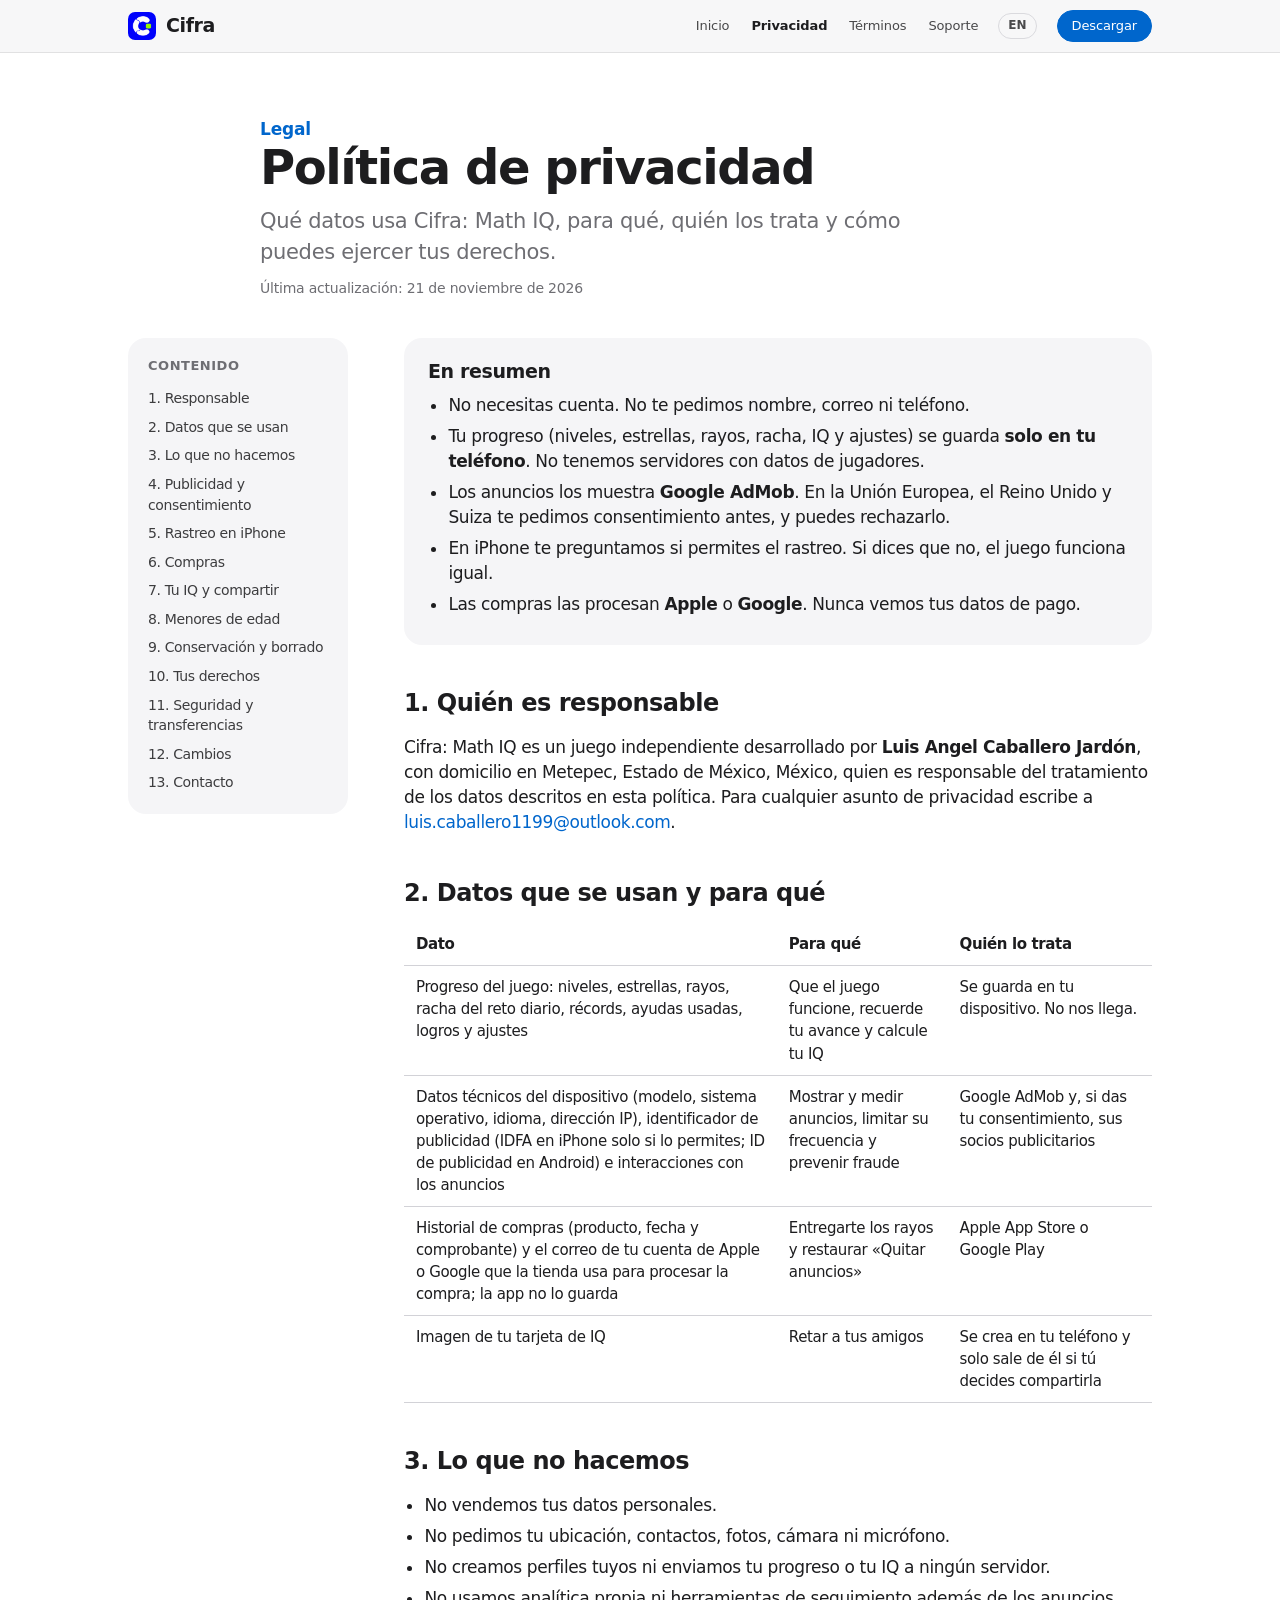
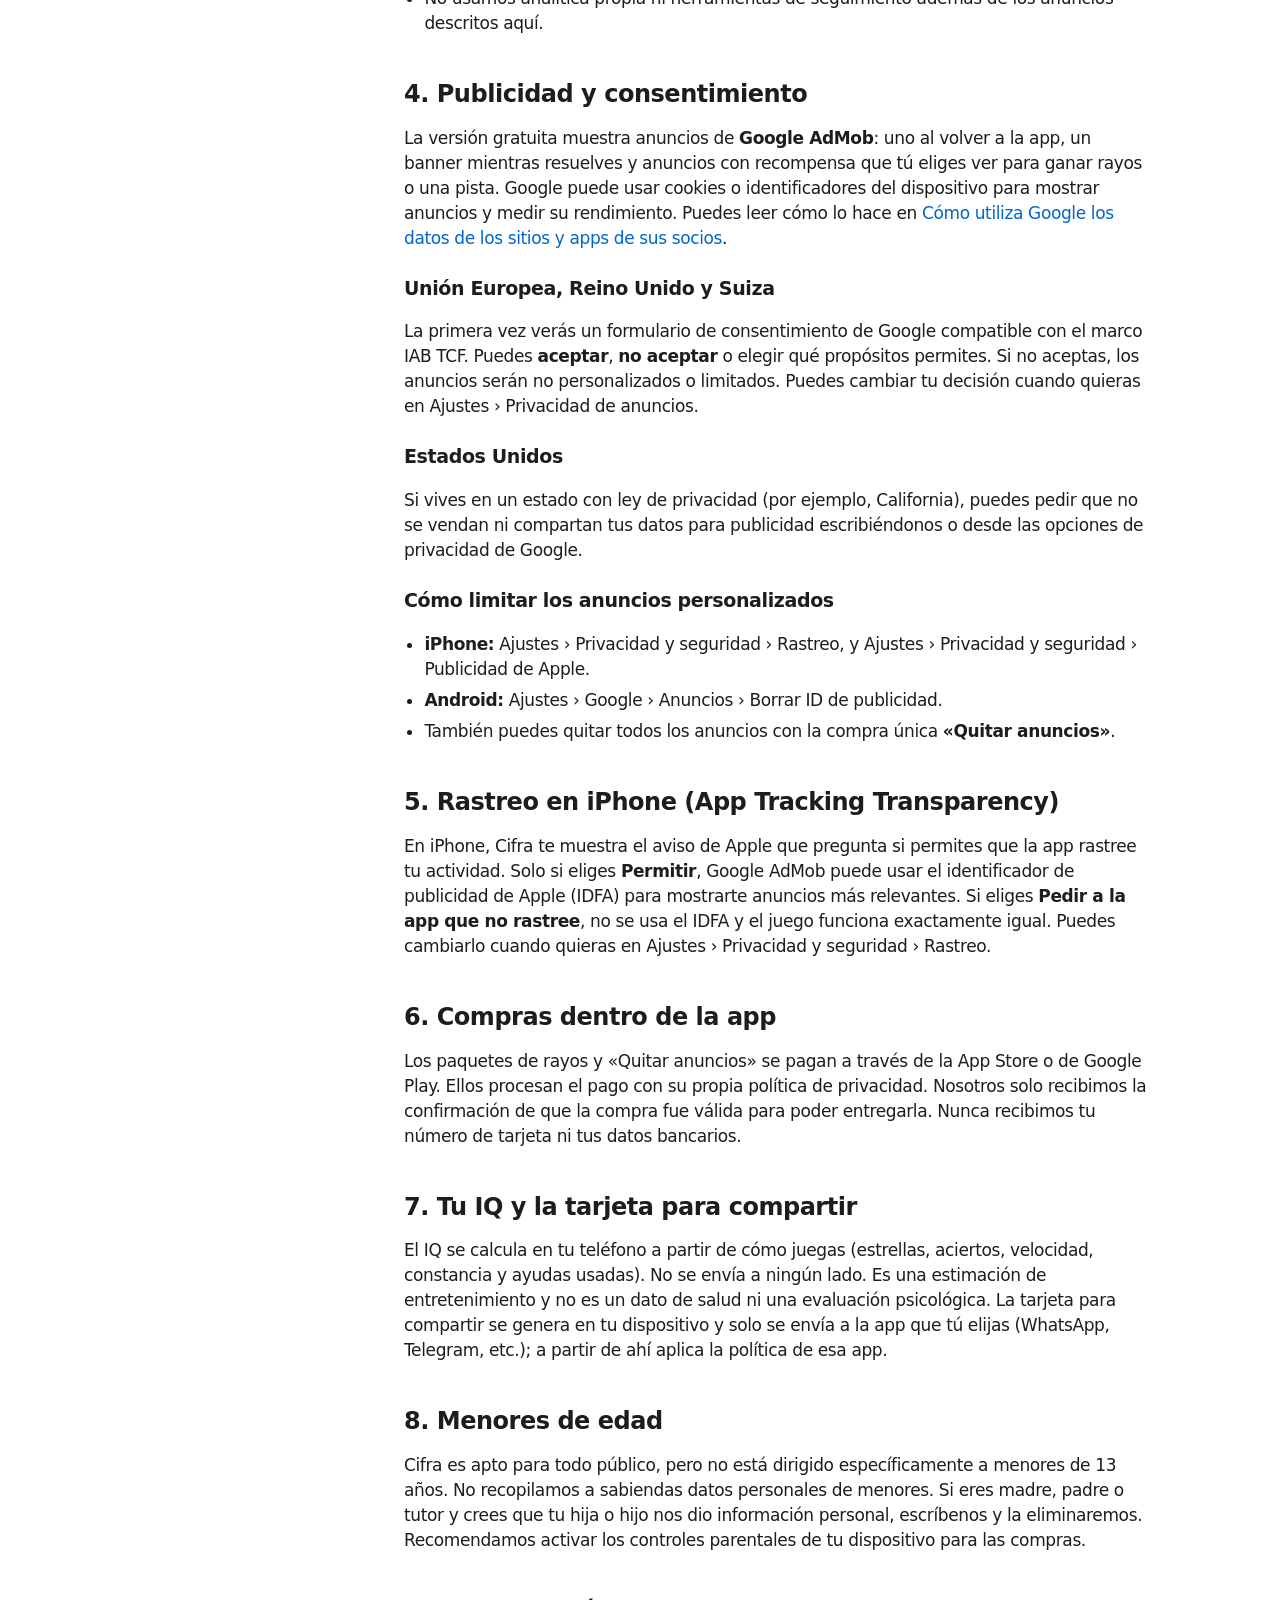
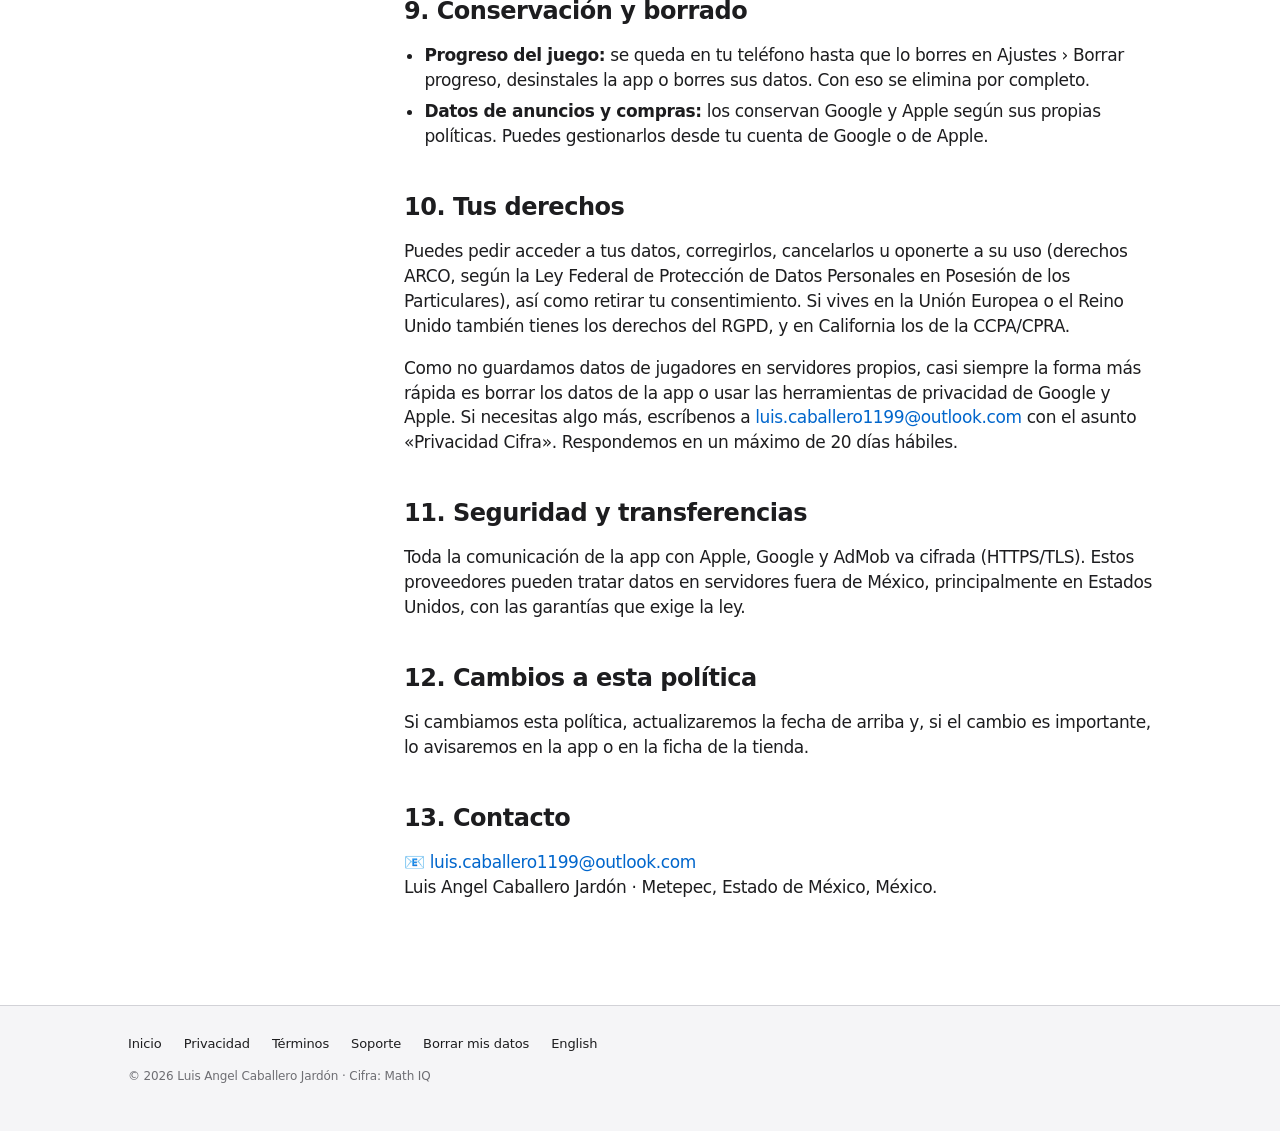
<file: privacy.html>
<!DOCTYPE html>
<html lang="es-MX">
<head>
    <meta charset="UTF-8">
    <meta name="viewport" content="width=device-width, initial-scale=1.0, viewport-fit=cover">
    <title>Política de privacidad · Cifra: Math IQ</title>
    <meta name="description" content="Qué datos usa Cifra: Math IQ, para qué, quién los trata y cómo ejercer tus derechos.">
    <meta name="color-scheme" content="light dark">
    <meta name="theme-color" content="#f5f5f7" media="(prefers-color-scheme: light)">
    <meta name="theme-color" content="#000000" media="(prefers-color-scheme: dark)">
    <link rel="canonical" href="https://llcaballeroll.github.io/cifra_math_iq_web/privacy.html">
    <link rel="icon" type="image/png" sizes="32x32" href="assets/img/favicon-32.png">
    <link rel="apple-touch-icon" href="assets/img/apple-touch-icon.png">
    <link rel="stylesheet" href="css/styles.css">
</head>
<body>
    <a class="skip-link" href="#contenido">Saltar al contenido</a>
    <header class="nav">
    <nav class="wrap nav-inner" aria-label="Principal">
      <a class="brand" href="./" aria-label="Cifra: Math IQ, inicio"><img src="assets/img/icon-192.png" alt="" width="28" height="28">Cifra</a>
      <div class="nav-links">
        <a href="index.html">Inicio</a>
        <a href="privacy.html" aria-current="page">Privacidad</a>
        <a href="terms.html">Términos</a>
        <a href="support.html">Soporte</a>
      </div>
      <a class="nav-lang" href="en/" hreflang="en" lang="en" aria-label="English version">EN</a>
      <a class="btn" href="index.html#descargar" data-smart-download>Descargar</a>
    </nav>
  </header>

    <main id="contenido">
        <header class="page-hero">
            <div class="container">
                <span class="eyebrow">Legal</span>
                <h1>Política de privacidad</h1>
                <p>Qué datos usa Cifra: Math IQ, para qué, quién los trata y cómo puedes ejercer tus derechos.</p>
                <p class="meta">Última actualización: 21 de noviembre de 2026</p>
            </div>
        </header>

        <div class="container doc-layout">
            <nav class="toc" aria-label="Contenido de la política">
                <h4>Contenido</h4>
                <a href="#responsable">1. Responsable</a>
                <a href="#datos">2. Datos que se usan</a>
                <a href="#no-hacemos">3. Lo que no hacemos</a>
                <a href="#publicidad">4. Publicidad y consentimiento</a>
                <a href="#rastreo">5. Rastreo en iPhone</a>
                <a href="#compras">6. Compras</a>
                <a href="#iq">7. Tu IQ y compartir</a>
                <a href="#menores">8. Menores de edad</a>
                <a href="#conservacion">9. Conservación y borrado</a>
                <a href="#derechos">10. Tus derechos</a>
                <a href="#seguridad">11. Seguridad y transferencias</a>
                <a href="#cambios">12. Cambios</a>
                <a href="#contacto">13. Contacto</a>
            </nav>

            <article class="doc">
                <div class="summary">
                    <h2>En resumen</h2>
                    <ul>
                        <li>No necesitas cuenta. No te pedimos nombre, correo ni teléfono.</li>
                        <li>Tu progreso (niveles, estrellas, rayos, racha, IQ y ajustes) se guarda <strong>solo en tu teléfono</strong>. No tenemos servidores con datos de jugadores.</li>
                        <li>Los anuncios los muestra <strong>Google AdMob</strong>. En la Unión Europea, el Reino Unido y Suiza te pedimos consentimiento antes, y puedes rechazarlo.</li>
                        <li>En iPhone te preguntamos si permites el rastreo. Si dices que no, el juego funciona igual.</li>
                        <li>Las compras las procesan <strong>Apple</strong> o <strong>Google</strong>. Nunca vemos tus datos de pago.</li>
                    </ul>
                </div>

                <h2 id="responsable">1. Quién es responsable</h2>
                <p>Cifra: Math IQ es un juego independiente desarrollado por <strong>Luis Angel Caballero Jardón</strong>, con domicilio en Metepec, Estado de México, México, quien es responsable del tratamiento de los datos descritos en esta política. Para cualquier asunto de privacidad escribe a <a href="mailto:luis.caballero1199@outlook.com">luis.caballero1199@outlook.com</a>.</p>

                <h2 id="datos">2. Datos que se usan y para qué</h2>
                <table>
                    <thead><tr><th>Dato</th><th>Para qué</th><th>Quién lo trata</th></tr></thead>
                    <tbody>
                        <tr><td data-label="Dato">Progreso del juego: niveles, estrellas, rayos, racha del reto diario, récords, ayudas usadas, logros y ajustes</td><td data-label="Para qué">Que el juego funcione, recuerde tu avance y calcule tu IQ</td><td data-label="Quién lo trata">Se guarda en tu dispositivo. No nos llega.</td></tr>
                        <tr><td data-label="Dato">Datos técnicos del dispositivo (modelo, sistema operativo, idioma, dirección IP), identificador de publicidad (IDFA en iPhone solo si lo permites; ID de publicidad en Android) e interacciones con los anuncios</td><td data-label="Para qué">Mostrar y medir anuncios, limitar su frecuencia y prevenir fraude</td><td data-label="Quién lo trata">Google AdMob y, si das tu consentimiento, sus socios publicitarios</td></tr>
                        <tr><td data-label="Dato">Historial de compras (producto, fecha y comprobante) y el correo de tu cuenta de Apple o Google que la tienda usa para procesar la compra; la app no lo guarda</td><td data-label="Para qué">Entregarte los rayos y restaurar «Quitar anuncios»</td><td data-label="Quién lo trata">Apple App Store o Google Play</td></tr>
                        <tr><td data-label="Dato">Imagen de tu tarjeta de IQ</td><td data-label="Para qué">Retar a tus amigos</td><td data-label="Quién lo trata">Se crea en tu teléfono y solo sale de él si tú decides compartirla</td></tr>
                    </tbody>
                </table>

                <h2 id="no-hacemos">3. Lo que no hacemos</h2>
                <ul>
                    <li>No vendemos tus datos personales.</li>
                    <li>No pedimos tu ubicación, contactos, fotos, cámara ni micrófono.</li>
                    <li>No creamos perfiles tuyos ni enviamos tu progreso o tu IQ a ningún servidor.</li>
                    <li>No usamos analítica propia ni herramientas de seguimiento además de los anuncios descritos aquí.</li>
                </ul>

                <h2 id="publicidad">4. Publicidad y consentimiento</h2>
                <p>La versión gratuita muestra anuncios de <strong>Google AdMob</strong>: uno al volver a la app, un banner mientras resuelves y anuncios con recompensa que tú eliges ver para ganar rayos o una pista. Google puede usar cookies o identificadores del dispositivo para mostrar anuncios y medir su rendimiento. Puedes leer cómo lo hace en <a href="https://policies.google.com/technologies/partner-sites?hl=es" target="_blank" rel="noopener">Cómo utiliza Google los datos de los sitios y apps de sus socios</a>.</p>
                <h3>Unión Europea, Reino Unido y Suiza</h3>
                <p>La primera vez verás un formulario de consentimiento de Google compatible con el marco IAB TCF. Puedes <strong>aceptar</strong>, <strong>no aceptar</strong> o elegir qué propósitos permites. Si no aceptas, los anuncios serán no personalizados o limitados. Puedes cambiar tu decisión cuando quieras en Ajustes › Privacidad de anuncios.</p>
                <h3>Estados Unidos</h3>
                <p>Si vives en un estado con ley de privacidad (por ejemplo, California), puedes pedir que no se vendan ni compartan tus datos para publicidad escribiéndonos o desde las opciones de privacidad de Google.</p>
                <h3>Cómo limitar los anuncios personalizados</h3>
                <ul>
                    <li><strong>iPhone:</strong> Ajustes › Privacidad y seguridad › Rastreo, y Ajustes › Privacidad y seguridad › Publicidad de Apple.</li>
                    <li><strong>Android:</strong> Ajustes › Google › Anuncios › Borrar ID de publicidad.</li>
                    <li>También puedes quitar todos los anuncios con la compra única <strong>«Quitar anuncios»</strong>.</li>
                </ul>

                <h2 id="rastreo">5. Rastreo en iPhone (App Tracking Transparency)</h2>
                <p>En iPhone, Cifra te muestra el aviso de Apple que pregunta si permites que la app rastree tu actividad. Solo si eliges <strong>Permitir</strong>, Google AdMob puede usar el identificador de publicidad de Apple (IDFA) para mostrarte anuncios más relevantes. Si eliges <strong>Pedir a la app que no rastree</strong>, no se usa el IDFA y el juego funciona exactamente igual. Puedes cambiarlo cuando quieras en Ajustes › Privacidad y seguridad › Rastreo.</p>

                <h2 id="compras">6. Compras dentro de la app</h2>
                <p>Los paquetes de rayos y «Quitar anuncios» se pagan a través de la App Store o de Google Play. Ellos procesan el pago con su propia política de privacidad. Nosotros solo recibimos la confirmación de que la compra fue válida para poder entregarla. Nunca recibimos tu número de tarjeta ni tus datos bancarios.</p>

                <h2 id="iq">7. Tu IQ y la tarjeta para compartir</h2>
                <p>El IQ se calcula en tu teléfono a partir de cómo juegas (estrellas, aciertos, velocidad, constancia y ayudas usadas). No se envía a ningún lado. Es una estimación de entretenimiento y no es un dato de salud ni una evaluación psicológica. La tarjeta para compartir se genera en tu dispositivo y solo se envía a la app que tú elijas (WhatsApp, Telegram, etc.); a partir de ahí aplica la política de esa app.</p>

                <h2 id="menores">8. Menores de edad</h2>
                <p>Cifra es apto para todo público, pero no está dirigido específicamente a menores de 13 años. No recopilamos a sabiendas datos personales de menores. Si eres madre, padre o tutor y crees que tu hija o hijo nos dio información personal, escríbenos y la eliminaremos. Recomendamos activar los controles parentales de tu dispositivo para las compras.</p>

                <h2 id="conservacion">9. Conservación y borrado</h2>
                <ul>
                    <li><strong>Progreso del juego:</strong> se queda en tu teléfono hasta que lo borres en Ajustes › Borrar progreso, desinstales la app o borres sus datos. Con eso se elimina por completo.</li>
                    <li><strong>Datos de anuncios y compras:</strong> los conservan Google y Apple según sus propias políticas. Puedes gestionarlos desde tu cuenta de Google o de Apple.</li>
                </ul>

                <h2 id="derechos">10. Tus derechos</h2>
                <p>Puedes pedir acceder a tus datos, corregirlos, cancelarlos u oponerte a su uso (derechos ARCO, según la Ley Federal de Protección de Datos Personales en Posesión de los Particulares), así como retirar tu consentimiento. Si vives en la Unión Europea o el Reino Unido también tienes los derechos del RGPD, y en California los de la CCPA/CPRA.</p>
                <p>Como no guardamos datos de jugadores en servidores propios, casi siempre la forma más rápida es borrar los datos de la app o usar las herramientas de privacidad de Google y Apple. Si necesitas algo más, escríbenos a <a href="mailto:luis.caballero1199@outlook.com">luis.caballero1199@outlook.com</a> con el asunto «Privacidad Cifra». Respondemos en un máximo de 20 días hábiles.</p>

                <h2 id="seguridad">11. Seguridad y transferencias</h2>
                <p>Toda la comunicación de la app con Apple, Google y AdMob va cifrada (HTTPS/TLS). Estos proveedores pueden tratar datos en servidores fuera de México, principalmente en Estados Unidos, con las garantías que exige la ley.</p>

                <h2 id="cambios">12. Cambios a esta política</h2>
                <p>Si cambiamos esta política, actualizaremos la fecha de arriba y, si el cambio es importante, lo avisaremos en la app o en la ficha de la tienda.</p>

                <h2 id="contacto">13. Contacto</h2>
                <p>📧 <a href="mailto:luis.caballero1199@outlook.com">luis.caballero1199@outlook.com</a><br>Luis Angel Caballero Jardón · Metepec, Estado de México, México.</p>
            </article>
        </div>
    </main>

    <footer class="footer">
    <div class="wrap">
      <div class="footer-links">
        <a href="index.html">Inicio</a>
        <a href="privacy.html">Privacidad</a>
        <a href="terms.html">Términos</a>
        <a href="support.html">Soporte</a>
        <a href="support.html#borrar-datos">Borrar mis datos</a>
        <a href="en/" hreflang="en" lang="en">English</a>
      </div>
      <p>© 2026 Luis Angel Caballero Jardón · Cifra: Math IQ</p>
    </div>
  </footer>
    <script src="js/site.js" defer></script>
</body>
</html>
</file>
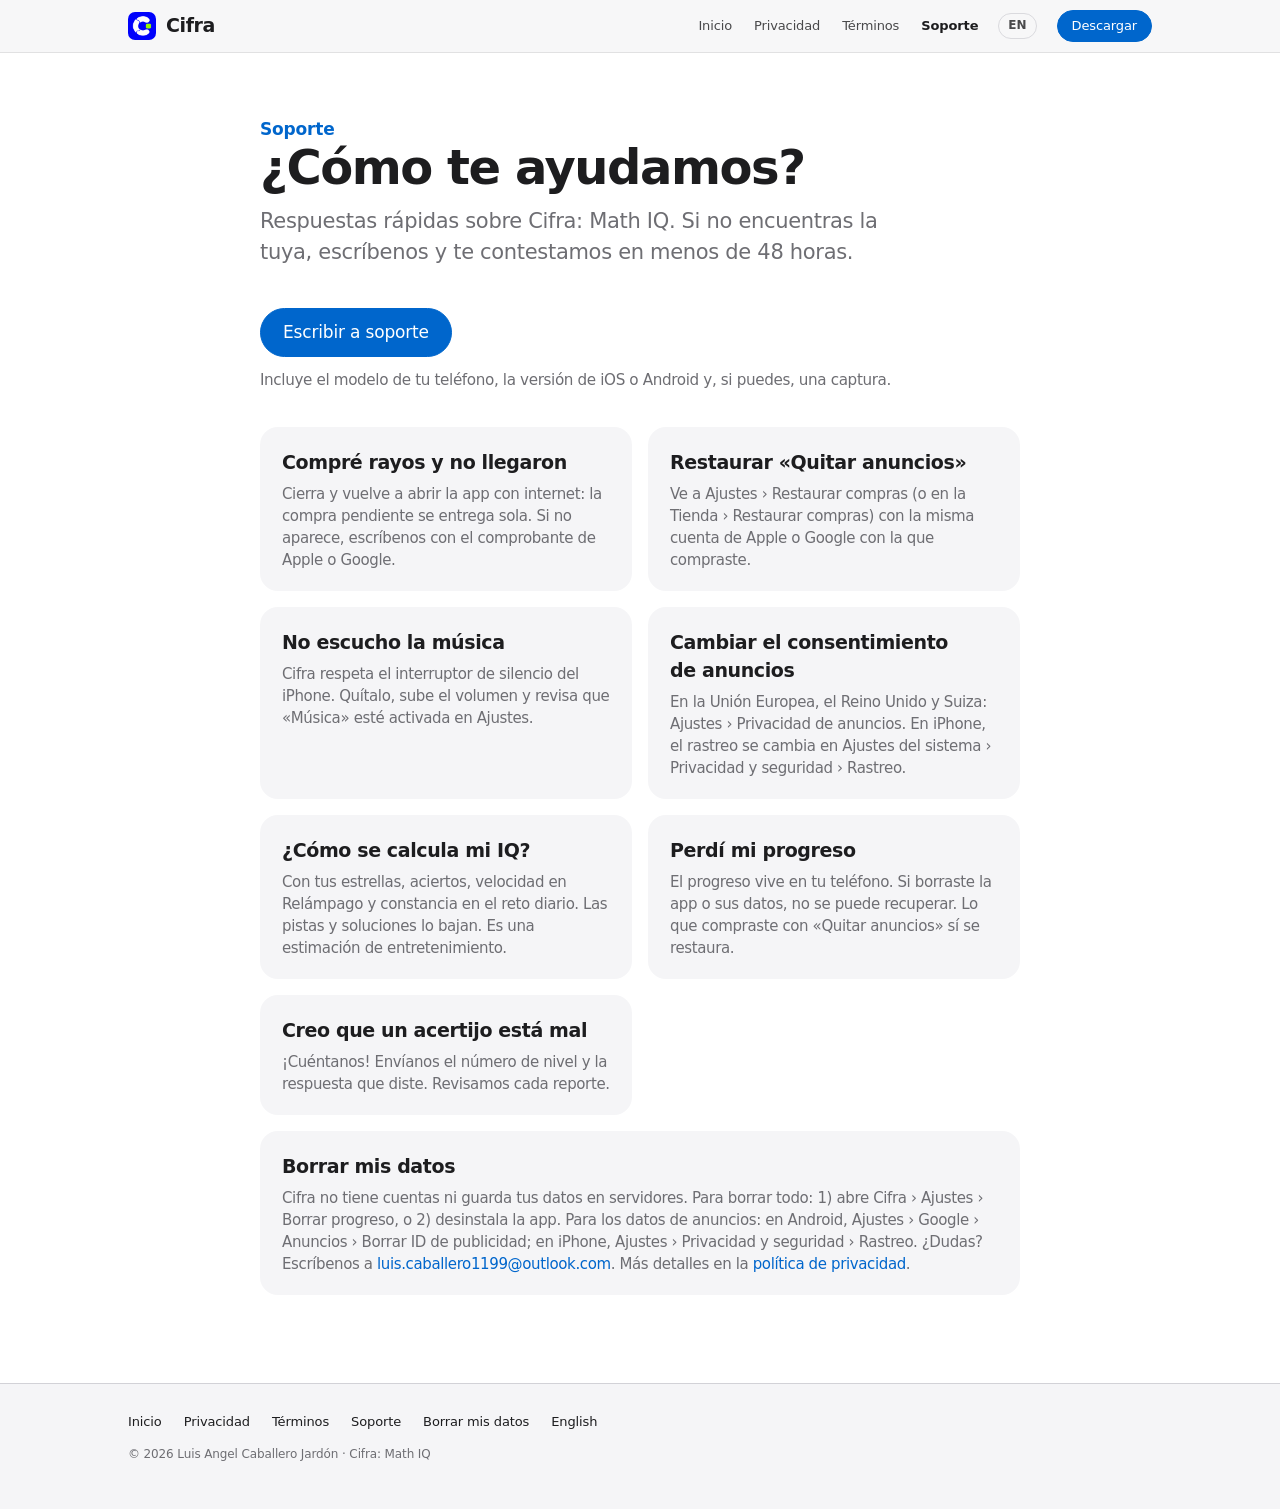
<file: support.html>
<!DOCTYPE html>
<html lang="es-MX">
<head>
    <meta charset="UTF-8">
    <meta name="viewport" content="width=device-width, initial-scale=1.0, viewport-fit=cover">
    <title>Soporte · Cifra: Math IQ</title>
    <meta name="description" content="Ayuda y contacto de Cifra: Math IQ: compras, rayos, anuncios, IQ y progreso.">
    <meta name="color-scheme" content="light dark">
    <meta name="theme-color" content="#f5f5f7" media="(prefers-color-scheme: light)">
    <meta name="theme-color" content="#000000" media="(prefers-color-scheme: dark)">
    <link rel="canonical" href="https://llcaballeroll.github.io/cifra_math_iq_web/support.html">
    <link rel="icon" type="image/png" sizes="32x32" href="assets/img/favicon-32.png">
    <link rel="apple-touch-icon" href="assets/img/apple-touch-icon.png">
    <link rel="stylesheet" href="css/styles.css">
</head>
<body>
    <a class="skip-link" href="#contenido">Saltar al contenido</a>
    <header class="nav">
    <nav class="wrap nav-inner" aria-label="Principal">
      <a class="brand" href="./" aria-label="Cifra: Math IQ, inicio"><img src="assets/img/icon-192.png" alt="" width="28" height="28">Cifra</a>
      <div class="nav-links">
        <a href="index.html">Inicio</a>
        <a href="privacy.html">Privacidad</a>
        <a href="terms.html">Términos</a>
        <a href="support.html" aria-current="page">Soporte</a>
      </div>
      <a class="nav-lang" href="en/" hreflang="en" lang="en" aria-label="English version">EN</a>
      <a class="btn" href="index.html#descargar" data-smart-download>Descargar</a>
    </nav>
  </header>

    <main id="contenido">
        <header class="page-hero">
            <div class="container">
                <span class="eyebrow">Soporte</span>
                <h1>¿Cómo te ayudamos?</h1>
                <p>Respuestas rápidas sobre Cifra: Math IQ. Si no encuentras la tuya, escríbenos y te contestamos en menos de 48 horas.</p>
            </div>
        </header>

        <section class="support">
            <div class="container narrow">
                <a class="btn" href="mailto:luis.caballero1199@outlook.com?subject=Soporte%20Cifra%3A%20Math%20IQ">Escribir a soporte</a>
                <p style="margin-top:12px;color:var(--text-muted);font-size:.95rem">Incluye el modelo de tu teléfono, la versión de iOS o Android y, si puedes, una captura.</p>

                <div class="support-grid">
                    <div class="support-card">
                        <h3>Compré rayos y no llegaron</h3>
                        <p>Cierra y vuelve a abrir la app con internet: la compra pendiente se entrega sola. Si no aparece, escríbenos con el comprobante de Apple o Google.</p>
                    </div>
                    <div class="support-card">
                        <h3>Restaurar «Quitar anuncios»</h3>
                        <p>Ve a Ajustes › Restaurar compras (o en la Tienda › Restaurar compras) con la misma cuenta de Apple o Google con la que compraste.</p>
                    </div>
                    <div class="support-card">
                        <h3>No escucho la música</h3>
                        <p>Cifra respeta el interruptor de silencio del iPhone. Quítalo, sube el volumen y revisa que «Música» esté activada en Ajustes.</p>
                    </div>
                    <div class="support-card">
                        <h3>Cambiar el consentimiento de anuncios</h3>
                        <p>En la Unión Europea, el Reino Unido y Suiza: Ajustes › Privacidad de anuncios. En iPhone, el rastreo se cambia en Ajustes del sistema › Privacidad y seguridad › Rastreo.</p>
                    </div>
                    <div class="support-card">
                        <h3>¿Cómo se calcula mi IQ?</h3>
                        <p>Con tus estrellas, aciertos, velocidad en Relámpago y constancia en el reto diario. Las pistas y soluciones lo bajan. Es una estimación de entretenimiento.</p>
                    </div>
                    <div class="support-card">
                        <h3>Perdí mi progreso</h3>
                        <p>El progreso vive en tu teléfono. Si borraste la app o sus datos, no se puede recuperar. Lo que compraste con «Quitar anuncios» sí se restaura.</p>
                    </div>
                    <div class="support-card">
                        <h3>Creo que un acertijo está mal</h3>
                        <p>¡Cuéntanos! Envíanos el número de nivel y la respuesta que diste. Revisamos cada reporte.</p>
                    </div>
                    <div class="support-card" id="borrar-datos">
                        <h3>Borrar mis datos</h3>
                        <p>Cifra no tiene cuentas ni guarda tus datos en servidores. Para borrar todo: 1) abre Cifra › Ajustes › Borrar progreso, o 2) desinstala la app. Para los datos de anuncios: en Android, Ajustes › Google › Anuncios › Borrar ID de publicidad; en iPhone, Ajustes › Privacidad y seguridad › Rastreo. ¿Dudas? Escríbenos a <a href="mailto:luis.caballero1199@outlook.com?subject=Borrar%20datos%20Cifra">luis.caballero1199@outlook.com</a>. Más detalles en la <a href="privacy.html">política de privacidad</a>.</p>
                    </div>
                </div>
            </div>
        </section>
    </main>

    <footer class="footer">
    <div class="wrap">
      <div class="footer-links">
        <a href="index.html">Inicio</a>
        <a href="privacy.html">Privacidad</a>
        <a href="terms.html">Términos</a>
        <a href="support.html">Soporte</a>
        <a href="support.html#borrar-datos">Borrar mis datos</a>
        <a href="en/" hreflang="en" lang="en">English</a>
      </div>
      <p>© 2026 Luis Angel Caballero Jardón · Cifra: Math IQ</p>
    </div>
  </footer>
    <script src="js/site.js" defer></script>
</body>
</html>
</file>
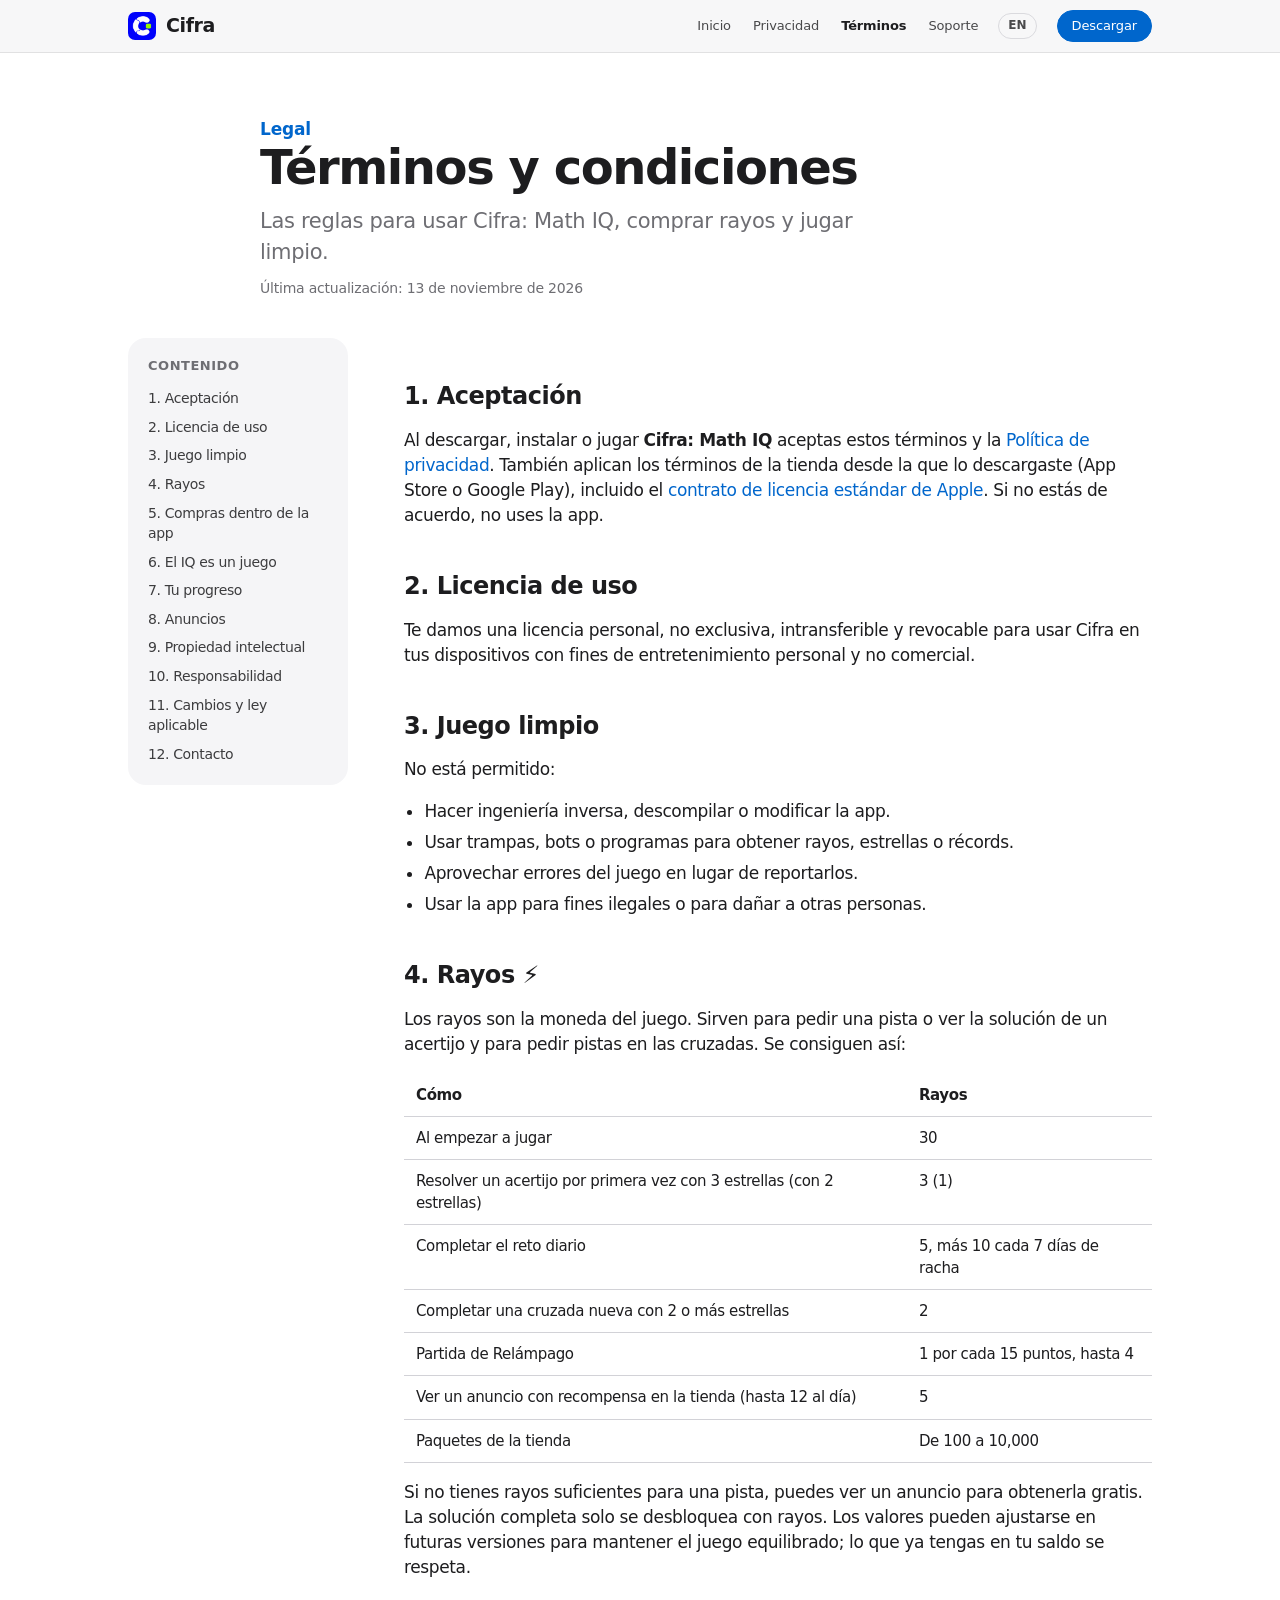
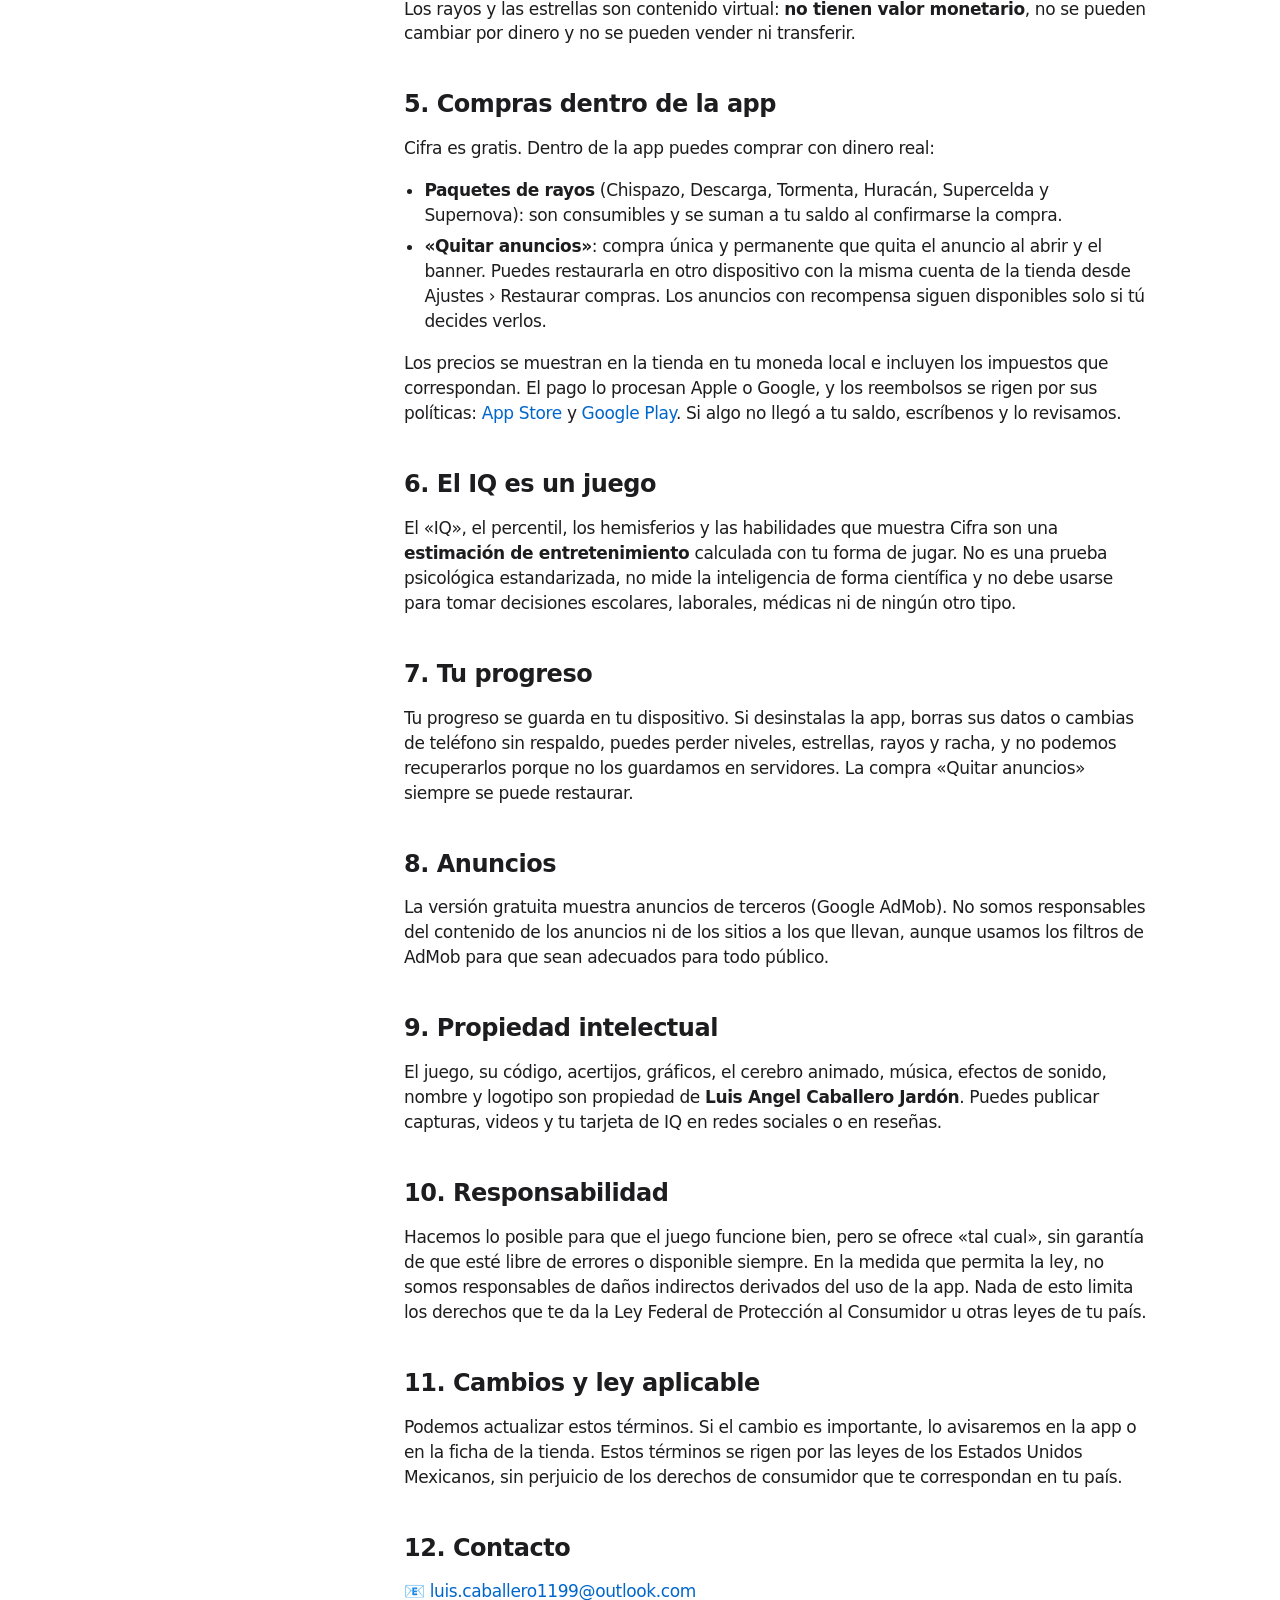
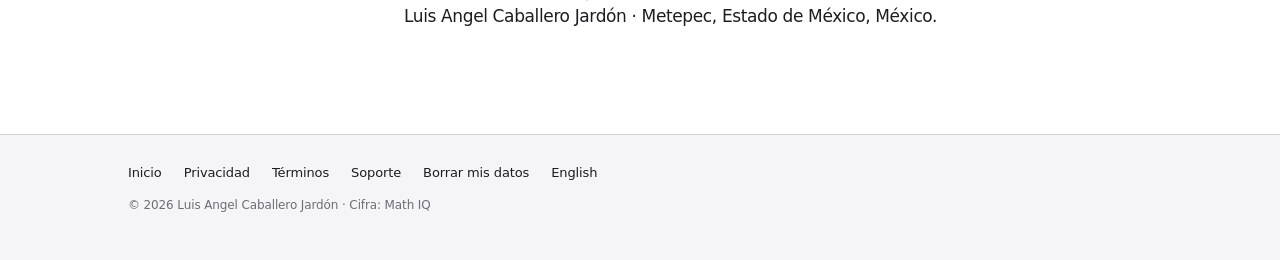
<file: terms.html>
<!DOCTYPE html>
<html lang="es-MX">
<head>
    <meta charset="UTF-8">
    <meta name="viewport" content="width=device-width, initial-scale=1.0, viewport-fit=cover">
    <title>Términos y condiciones · Cifra: Math IQ</title>
    <meta name="description" content="Reglas de uso de Cifra: Math IQ, rayos, compras dentro de la app y anuncios.">
    <meta name="color-scheme" content="light dark">
    <meta name="theme-color" content="#f5f5f7" media="(prefers-color-scheme: light)">
    <meta name="theme-color" content="#000000" media="(prefers-color-scheme: dark)">
    <link rel="canonical" href="https://llcaballeroll.github.io/cifra_math_iq_web/terms.html">
    <link rel="icon" type="image/png" sizes="32x32" href="assets/img/favicon-32.png">
    <link rel="apple-touch-icon" href="assets/img/apple-touch-icon.png">
    <link rel="stylesheet" href="css/styles.css">
</head>
<body>
    <a class="skip-link" href="#contenido">Saltar al contenido</a>
    <header class="nav">
    <nav class="wrap nav-inner" aria-label="Principal">
      <a class="brand" href="./" aria-label="Cifra: Math IQ, inicio"><img src="assets/img/icon-192.png" alt="" width="28" height="28">Cifra</a>
      <div class="nav-links">
        <a href="index.html">Inicio</a>
        <a href="privacy.html">Privacidad</a>
        <a href="terms.html" aria-current="page">Términos</a>
        <a href="support.html">Soporte</a>
      </div>
      <a class="nav-lang" href="en/" hreflang="en" lang="en" aria-label="English version">EN</a>
      <a class="btn" href="index.html#descargar" data-smart-download>Descargar</a>
    </nav>
  </header>

    <main id="contenido">
        <header class="page-hero">
            <div class="container">
                <span class="eyebrow">Legal</span>
                <h1>Términos y condiciones</h1>
                <p>Las reglas para usar Cifra: Math IQ, comprar rayos y jugar limpio.</p>
                <p class="meta">Última actualización: 13 de noviembre de 2026</p>
            </div>
        </header>

        <div class="container doc-layout">
            <nav class="toc" aria-label="Contenido de los términos">
                <h4>Contenido</h4>
                <a href="#aceptacion">1. Aceptación</a>
                <a href="#licencia">2. Licencia de uso</a>
                <a href="#reglas">3. Juego limpio</a>
                <a href="#rayos">4. Rayos</a>
                <a href="#compras">5. Compras dentro de la app</a>
                <a href="#iq">6. El IQ es un juego</a>
                <a href="#progreso">7. Tu progreso</a>
                <a href="#anuncios">8. Anuncios</a>
                <a href="#propiedad">9. Propiedad intelectual</a>
                <a href="#responsabilidad">10. Responsabilidad</a>
                <a href="#cambios">11. Cambios y ley aplicable</a>
                <a href="#contacto">12. Contacto</a>
            </nav>

            <article class="doc">
                <h2 id="aceptacion">1. Aceptación</h2>
                <p>Al descargar, instalar o jugar <strong>Cifra: Math IQ</strong> aceptas estos términos y la <a href="privacy.html">Política de privacidad</a>. También aplican los términos de la tienda desde la que lo descargaste (App Store o Google Play), incluido el <a href="https://www.apple.com/legal/internet-services/itunes/dev/stdeula/" target="_blank" rel="noopener">contrato de licencia estándar de Apple</a>. Si no estás de acuerdo, no uses la app.</p>

                <h2 id="licencia">2. Licencia de uso</h2>
                <p>Te damos una licencia personal, no exclusiva, intransferible y revocable para usar Cifra en tus dispositivos con fines de entretenimiento personal y no comercial.</p>

                <h2 id="reglas">3. Juego limpio</h2>
                <p>No está permitido:</p>
                <ul>
                    <li>Hacer ingeniería inversa, descompilar o modificar la app.</li>
                    <li>Usar trampas, bots o programas para obtener rayos, estrellas o récords.</li>
                    <li>Aprovechar errores del juego en lugar de reportarlos.</li>
                    <li>Usar la app para fines ilegales o para dañar a otras personas.</li>
                </ul>

                <h2 id="rayos">4. Rayos ⚡</h2>
                <p>Los rayos son la moneda del juego. Sirven para pedir una pista o ver la solución de un acertijo y para pedir pistas en las cruzadas. Se consiguen así:</p>
                <table>
                    <thead><tr><th>Cómo</th><th>Rayos</th></tr></thead>
                    <tbody>
                        <tr><td data-label="Cómo">Al empezar a jugar</td><td data-label="Rayos">30</td></tr>
                        <tr><td data-label="Cómo">Resolver un acertijo por primera vez con 3 estrellas (con 2 estrellas)</td><td data-label="Rayos">3 (1)</td></tr>
                        <tr><td data-label="Cómo">Completar el reto diario</td><td data-label="Rayos">5, más 10 cada 7 días de racha</td></tr>
                        <tr><td data-label="Cómo">Completar una cruzada nueva con 2 o más estrellas</td><td data-label="Rayos">2</td></tr>
                        <tr><td data-label="Cómo">Partida de Relámpago</td><td data-label="Rayos">1 por cada 15 puntos, hasta 4</td></tr>
                        <tr><td data-label="Cómo">Ver un anuncio con recompensa en la tienda (hasta 12 al día)</td><td data-label="Rayos">5</td></tr>
                        <tr><td data-label="Cómo">Paquetes de la tienda</td><td data-label="Rayos">De 100 a 10,000</td></tr>
                    </tbody>
                </table>
                <p>Si no tienes rayos suficientes para una pista, puedes ver un anuncio para obtenerla gratis. La solución completa solo se desbloquea con rayos. Los valores pueden ajustarse en futuras versiones para mantener el juego equilibrado; lo que ya tengas en tu saldo se respeta.</p>
                <p>Los rayos y las estrellas son contenido virtual: <strong>no tienen valor monetario</strong>, no se pueden cambiar por dinero y no se pueden vender ni transferir.</p>

                <h2 id="compras">5. Compras dentro de la app</h2>
                <p>Cifra es gratis. Dentro de la app puedes comprar con dinero real:</p>
                <ul>
                    <li><strong>Paquetes de rayos</strong> (Chispazo, Descarga, Tormenta, Huracán, Supercelda y Supernova): son consumibles y se suman a tu saldo al confirmarse la compra.</li>
                    <li><strong>«Quitar anuncios»</strong>: compra única y permanente que quita el anuncio al abrir y el banner. Puedes restaurarla en otro dispositivo con la misma cuenta de la tienda desde Ajustes › Restaurar compras. Los anuncios con recompensa siguen disponibles solo si tú decides verlos.</li>
                </ul>
                <p>Los precios se muestran en la tienda en tu moneda local e incluyen los impuestos que correspondan. El pago lo procesan Apple o Google, y los reembolsos se rigen por sus políticas: <a href="https://reportaproblem.apple.com" target="_blank" rel="noopener">App Store</a> y <a href="https://support.google.com/googleplay/answer/2479637?hl=es-419" target="_blank" rel="noopener">Google Play</a>. Si algo no llegó a tu saldo, escríbenos y lo revisamos.</p>

                <h2 id="iq">6. El IQ es un juego</h2>
                <p>El «IQ», el percentil, los hemisferios y las habilidades que muestra Cifra son una <strong>estimación de entretenimiento</strong> calculada con tu forma de jugar. No es una prueba psicológica estandarizada, no mide la inteligencia de forma científica y no debe usarse para tomar decisiones escolares, laborales, médicas ni de ningún otro tipo.</p>

                <h2 id="progreso">7. Tu progreso</h2>
                <p>Tu progreso se guarda en tu dispositivo. Si desinstalas la app, borras sus datos o cambias de teléfono sin respaldo, puedes perder niveles, estrellas, rayos y racha, y no podemos recuperarlos porque no los guardamos en servidores. La compra «Quitar anuncios» siempre se puede restaurar.</p>

                <h2 id="anuncios">8. Anuncios</h2>
                <p>La versión gratuita muestra anuncios de terceros (Google AdMob). No somos responsables del contenido de los anuncios ni de los sitios a los que llevan, aunque usamos los filtros de AdMob para que sean adecuados para todo público.</p>

                <h2 id="propiedad">9. Propiedad intelectual</h2>
                <p>El juego, su código, acertijos, gráficos, el cerebro animado, música, efectos de sonido, nombre y logotipo son propiedad de <strong>Luis Angel Caballero Jardón</strong>. Puedes publicar capturas, videos y tu tarjeta de IQ en redes sociales o en reseñas.</p>

                <h2 id="responsabilidad">10. Responsabilidad</h2>
                <p>Hacemos lo posible para que el juego funcione bien, pero se ofrece «tal cual», sin garantía de que esté libre de errores o disponible siempre. En la medida que permita la ley, no somos responsables de daños indirectos derivados del uso de la app. Nada de esto limita los derechos que te da la Ley Federal de Protección al Consumidor u otras leyes de tu país.</p>

                <h2 id="cambios">11. Cambios y ley aplicable</h2>
                <p>Podemos actualizar estos términos. Si el cambio es importante, lo avisaremos en la app o en la ficha de la tienda. Estos términos se rigen por las leyes de los Estados Unidos Mexicanos, sin perjuicio de los derechos de consumidor que te correspondan en tu país.</p>

                <h2 id="contacto">12. Contacto</h2>
                <p>📧 <a href="mailto:luis.caballero1199@outlook.com">luis.caballero1199@outlook.com</a><br>Luis Angel Caballero Jardón · Metepec, Estado de México, México.</p>
            </article>
        </div>
    </main>

    <footer class="footer">
    <div class="wrap">
      <div class="footer-links">
        <a href="index.html">Inicio</a>
        <a href="privacy.html">Privacidad</a>
        <a href="terms.html">Términos</a>
        <a href="support.html">Soporte</a>
        <a href="support.html#borrar-datos">Borrar mis datos</a>
        <a href="en/" hreflang="en" lang="en">English</a>
      </div>
      <p>© 2026 Luis Angel Caballero Jardón · Cifra: Math IQ</p>
    </div>
  </footer>
    <script src="js/site.js" defer></script>
</body>
</html>
</file>
<file: css/styles.css>
/* Cifra: Math IQ · sitio web
   Chasis inspirado en apple.com (mismo sistema que la web de Versa): mosaicos a todo lo
   ancho que alternan claro y oscuro, tipografía del sistema con tracking negativo,
   un solo color de acción (el azul de la app) y la app como "producto".
   El verde lima del logo solo marca lo importante dentro de los mosaicos oscuros. */

:root {
  color-scheme: light dark;

  /* Tonos crudos */
  --white: #ffffff;
  --parchment: #f5f5f7;
  --ink: #1d1d1f;
  --ink-muted: #6e6e73;      /* 4.9:1 sobre blanco */
  --hairline: #d2d2d7;
  --black: #000000;
  --tile: #161617;
  --tile-2: #1d1d1f;
  --on-dark: #f5f5f7;
  --on-dark-muted: #a1a1a6;  /* 7.6:1 sobre negro */
  --blue-light: #0066cc;     /* 5.6:1 sobre blanco */
  --blue-dark: #2997ff;      /* 6.6:1 sobre negro */
  --lime: #a6ff2e;           /* verde del logo, solo sobre oscuro */
  --gold: #ffd60a;

  /* Superficies de la página (cambian con el tema del sistema) */
  --bg: var(--white);
  --bg-alt: var(--parchment);
  --text: var(--ink);
  --text-muted: var(--ink-muted);
  --accent: var(--blue-light);
  --highlight: var(--blue-light);
  --line: var(--hairline);
  --nav-bg: rgb(245 245 247 / 0.8);

  --font: system-ui, -apple-system, BlinkMacSystemFont, "SF Pro Text", "Segoe UI", Inter, Roboto, sans-serif;
  --radius-card: 18px;
  --wrap: 1024px;

  accent-color: var(--accent);
}

@media (prefers-color-scheme: dark) {
  :root {
    --bg: var(--black);
    --bg-alt: var(--tile);
    --text: var(--on-dark);
    --text-muted: var(--on-dark-muted);
    --accent: var(--blue-dark);
    --highlight: var(--lime);
    --line: #424245;
    --nav-bg: rgb(22 22 23 / 0.8);
  }
}

*, *::before, *::after { box-sizing: border-box; }

html {
  -webkit-text-size-adjust: 100%;
  text-size-adjust: 100%;
  scroll-padding-top: 64px;
}
@media (prefers-reduced-motion: no-preference) { html { scroll-behavior: smooth; } }

body {
  margin: 0;
  font-family: var(--font);
  font-size: 17px;
  line-height: 1.47;
  letter-spacing: -0.022em;
  background: var(--bg);
  color: var(--text);
  -webkit-font-smoothing: antialiased;
  overflow-x: clip;
}

img { max-width: 100%; height: auto; display: block; }
a { color: var(--accent); text-decoration: none; }
a:hover { text-decoration: underline; }
:focus-visible { outline: 2px solid var(--accent); outline-offset: 3px; border-radius: 6px; }

.skip-link {
  position: absolute; left: 12px; top: -60px; z-index: 100;
  background: var(--text); color: var(--bg); padding: 10px 16px; border-radius: 8px;
}
.skip-link:focus { top: 12px; }

.visually-hidden {
  position: absolute !important; width: 1px; height: 1px; overflow: hidden;
  clip-path: inset(50%); white-space: nowrap;
}

.wrap, .container { width: min(100% - 32px, var(--wrap)); margin-inline: auto; }
.narrow { max-width: 760px; }

/* ---------- Aviso de idioma ---------- */
.lang-bar {
  background: var(--bg-alt); color: var(--text); font-size: 14px;
  border-bottom: 1px solid var(--line);
}
.lang-bar .wrap { display: flex; align-items: center; justify-content: center; gap: 12px; min-height: 44px; flex-wrap: wrap; padding: 6px 0; text-align: center; }
.lang-bar button {
  font: inherit; background: none; border: 0; color: var(--text-muted); cursor: pointer;
  width: 32px; height: 32px; border-radius: 50%; font-size: 18px; line-height: 1;
}
.lang-bar button:hover { background: color-mix(in srgb, var(--text) 8%, transparent); }

/* ---------- Navegación: barra delgada con vidrio ---------- */
.nav {
  position: sticky; top: 0; z-index: 50;
  background: var(--nav-bg);
  backdrop-filter: saturate(180%) blur(20px);
  -webkit-backdrop-filter: saturate(180%) blur(20px);
  border-bottom: 1px solid color-mix(in srgb, var(--text) 10%, transparent);
}
.nav-inner { display: flex; align-items: center; gap: 20px; height: 52px; }
.brand { display: flex; align-items: center; gap: 10px; color: var(--text); font-weight: 600; font-size: 19px; letter-spacing: -0.02em; }
.brand:hover { text-decoration: none; }
.brand img { width: 28px; height: 28px; border-radius: 7px; }
.nav-links { display: flex; gap: 22px; margin-left: auto; font-size: 13px; letter-spacing: -0.01em; }
.nav-links a { color: var(--text); opacity: 0.8; }
.nav-links a:hover { opacity: 1; text-decoration: none; }
.nav-links a[aria-current="page"] { opacity: 1; font-weight: 600; }
.nav-lang {
  font-size: 12px; font-weight: 600; color: var(--text); opacity: .8;
  border: 1px solid var(--line); border-radius: 980px; padding: 3px 9px; letter-spacing: 0;
}
.nav-lang:hover { opacity: 1; text-decoration: none; }
.nav .btn { padding: 5px 14px; font-size: 13px; min-height: 28px; }
@media (max-width: 760px) {
  .nav-links { display: none; }
  .nav-lang { margin-left: auto; }
}

/* ---------- Botones: píldora de acción ---------- */
.btn {
  display: inline-flex; align-items: center; justify-content: center; gap: 8px;
  min-height: 44px; padding: 11px 22px; border-radius: 980px;
  background: var(--accent); color: var(--bg);
  font-size: 17px; font-weight: 400; letter-spacing: -0.01em;
  border: 1px solid var(--accent);
  transition: transform 0.15s ease, background-color 0.2s ease, color 0.2s ease;
  touch-action: manipulation; cursor: pointer; font-family: inherit;
}
.btn:hover { text-decoration: none; }
.btn:active { transform: scale(0.97); }
.btn.ghost { background: transparent; color: var(--accent); }
.btn.ghost:hover { background: var(--accent); color: var(--bg); }
.btn-row { display: flex; flex-wrap: wrap; gap: 12px; justify-content: center; margin-top: 28px; }

/* ---------- Insignias oficiales de tienda ---------- */
.badges { display: flex; flex-wrap: wrap; gap: 12px; justify-content: center; margin-top: 32px; }
.store-badge {
  display: inline-flex; align-items: center; gap: 10px;
  height: 56px; min-width: 186px; padding: 0 18px 0 14px;
  background: #000; color: #fff; border: 1px solid #a6a6a6; border-radius: 12px;
  transition: transform 0.15s ease, box-shadow 0.2s ease;
  touch-action: manipulation;
}
.store-badge:hover { text-decoration: none; transform: translateY(-2px); box-shadow: 0 8px 24px rgb(0 0 0 / 0.25); }
.store-badge:active { transform: scale(0.98); }
.store-badge svg { width: 28px; height: 28px; flex: none; }
.store-badge span { display: flex; flex-direction: column; line-height: 1.05; text-align: left; letter-spacing: 0; }
.store-badge small { font-size: 11px; font-weight: 500; }
.store-badge[data-store="android"] small { text-transform: uppercase; font-size: 10px; letter-spacing: 0.04em; }
.store-badge strong { font-size: 22px; font-weight: 600; letter-spacing: -0.02em; }
.store-badge.mine { box-shadow: 0 0 0 3px color-mix(in srgb, var(--accent) 55%, transparent); }
.badge-note { margin: 14px 0 0; font-size: 14px; color: var(--text-muted); }

/* ---------- Mosaicos ---------- */
.tile { padding: 88px 0 0; overflow: hidden; text-align: center; position: relative; }
.tile.alt { background: var(--bg-alt); }
.tile.dark {
  background: var(--black); color: var(--on-dark);
  --text: var(--on-dark); --text-muted: var(--on-dark-muted); --accent: var(--blue-dark);
  --highlight: var(--lime); --bg: var(--black); --bg-alt: var(--tile); --line: #424245;
  color-scheme: dark;
}
.tile.dark.tile-2 { background: var(--tile); --bg: var(--tile); --bg-alt: var(--tile-2); }
.pad-b { padding-bottom: 88px; }

.eyebrow { font-size: 17px; font-weight: 600; color: var(--accent); margin: 0 0 8px; letter-spacing: -0.01em; }
.tile.dark .eyebrow { color: var(--lime); }
h1, h2, h3 { margin: 0; font-weight: 600; text-wrap: balance; }
.display { font-size: clamp(40px, 7vw, 80px); line-height: 1.05; letter-spacing: -0.035em; }
.headline { font-size: clamp(32px, 5vw, 56px); line-height: 1.07; letter-spacing: -0.03em; }
.lead { font-size: clamp(19px, 2.4vw, 24px); line-height: 1.35; color: var(--text-muted); margin: 16px auto 0; max-width: 40ch; text-wrap: pretty; letter-spacing: -0.015em; }
.hl { color: var(--highlight); }

/* Hero: negro con el resplandor morado-azul del fondo de la app */
.hero {
  background:
    radial-gradient(60% 45% at 50% 0%, rgb(110 60 200 / 0.35), transparent 70%),
    radial-gradient(50% 40% at 50% 85%, rgb(0 102 204 / 0.28), transparent 70%),
    var(--black) !important;
}
.hero-icon {
  width: 88px; height: 88px; border-radius: 20px; margin: 0 auto 22px;
  box-shadow: 0 0 0 1px rgb(255 255 255 / 0.08), 0 0 60px rgb(166 255 46 / 0.25);
}
.app-tag {
  display: inline-block; vertical-align: middle; margin-left: 0.25em;
  font-size: 0.32em; letter-spacing: -0.01em; padding: 0.18em 0.45em; border-radius: 0.3em;
  background: var(--lime); color: #142000; position: relative; top: -0.18em;
}
@media (prefers-reduced-motion: no-preference) {
  .hero-icon { animation: float 6s ease-in-out infinite; }
}
@keyframes float { 50% { translate: 0 -8px; } }

/* La app es el "producto": captura con esquinas de pantalla y la única sombra del sistema */
.screen {
  border-radius: clamp(22px, 4.2vw, 46px);
  box-shadow: rgb(0 0 0 / 0.22) 3px 5px 30px 0;
  border: 1px solid color-mix(in srgb, var(--text) 12%, transparent);
  background: #111;
}
.tile.dark .screen { box-shadow: 0 0 0 1px rgb(255 255 255 / 0.08), 0 30px 80px rgb(41 151 255 / 0.16); }

.stage { margin: 56px auto 0; display: flex; justify-content: center; align-items: flex-end; gap: clamp(12px, 3vw, 36px); padding-inline: 16px; }
.stage .screen { width: min(36vw, 330px); }
.stage .screen.side { width: min(28vw, 270px); margin-top: 40px; }
.stage.crop { max-height: 620px; overflow: hidden; align-items: flex-start; mask-image: linear-gradient(#000 82%, transparent); -webkit-mask-image: linear-gradient(#000 82%, transparent); }
@media (max-width: 640px) {
  .stage .screen.side { display: none; }
  .stage .screen { width: min(78vw, 330px); }
  .stage.crop { max-height: 520px; }
}

/* Cifras */
.facts { display: grid; grid-template-columns: repeat(auto-fit, minmax(140px, 1fr)); gap: 28px 20px; max-width: 960px; margin: 0 auto; }
.facts b { display: block; font-size: clamp(36px, 5vw, 52px); font-weight: 600; letter-spacing: -0.03em; line-height: 1.1; color: var(--highlight); font-variant-numeric: tabular-nums; }
.facts span { color: var(--text-muted); font-size: 15px; }
.facts-tile { padding: 64px 0; border-top: 1px solid #262628; }

/* Tipos de acertijo */
.types { list-style: none; padding: 0; margin: 40px auto 0; display: grid; grid-template-columns: repeat(2, 1fr); gap: 12px; max-width: 900px; }
@media (min-width: 760px) { .types { grid-template-columns: repeat(4, 1fr); } }
.types li { background: var(--bg); border-radius: var(--radius-card); padding: 18px 16px; text-align: left; }
.tile:not(.alt) .types li { background: var(--bg-alt); }
.types .glyph { display: block; font-size: 22px; font-weight: 600; color: var(--accent); margin-bottom: 8px; letter-spacing: 0.02em; font-variant-numeric: tabular-nums; }
.types strong { display: block; font-size: 17px; }
.types span:not(.glyph) { display: block; font-size: 14px; color: var(--text-muted); line-height: 1.4; margin-top: 2px; }

/* Capítulos */
.chapters { list-style: none; padding: 0; margin: 36px auto 0; display: flex; flex-wrap: wrap; justify-content: center; gap: 8px; max-width: 860px; counter-reset: c; }
.chapters li {
  counter-increment: c; display: flex; align-items: center; gap: 8px;
  padding: 8px 16px 8px 8px; border-radius: 980px; background: var(--bg); font-size: 15px;
  border: 1px solid var(--line);
}
.tile:not(.alt) .chapters li { background: var(--bg-alt); }
.chapters li::before {
  content: counter(c); display: grid; place-items: center; width: 26px; height: 26px; border-radius: 50%;
  background: var(--accent); color: var(--bg); font-size: 13px; font-weight: 600;
}

/* Mini acertijo jugable */
.try {
  max-width: 560px; margin: 44px auto 0; padding: 28px 24px; border-radius: 24px;
  background: var(--bg); text-align: center; border: 1px solid var(--line);
}
.try h3 { font-size: 21px; letter-spacing: -0.02em; }
.try .seq { display: flex; justify-content: center; gap: 8px; flex-wrap: wrap; margin: 18px 0 6px; }
.try .seq span, .try input {
  width: 58px; height: 58px; border-radius: 14px; display: grid; place-items: center;
  font-size: 24px; font-weight: 600; font-variant-numeric: tabular-nums; letter-spacing: -0.02em;
  background: var(--bg-alt); color: var(--text); border: 1px solid transparent;
}
.tile.alt .try .seq span { background: var(--bg-alt); }
.try input { text-align: center; border: 2px dashed var(--accent); font-family: inherit; padding: 0; -moz-appearance: textfield; appearance: textfield; }
.try input::-webkit-inner-spin-button, .try input::-webkit-outer-spin-button { -webkit-appearance: none; margin: 0; }
.try input:focus { outline: none; border-style: solid; box-shadow: 0 0 0 4px color-mix(in srgb, var(--accent) 25%, transparent); }
.try form { margin: 0; }
.try .try-actions { display: flex; gap: 10px; justify-content: center; flex-wrap: wrap; margin-top: 18px; }
.try .result { min-height: 1.5em; margin: 14px 0 0; font-weight: 600; }
.try .result.ok { color: #1a8a3a; }
.try .result.no { color: #c4251a; }
@media (prefers-color-scheme: dark) {
  .try .result.ok { color: var(--lime); }
  .try .result.no { color: #ff6961; }
}
.try.solved input { border-color: #34c759; border-style: solid; }
@media (prefers-reduced-motion: no-preference) {
  .try.shake input { animation: shake .4s; }
  .try.solved input { animation: pop .45s; }
}
@keyframes shake { 20%, 60% { translate: -6px 0; } 40%, 80% { translate: 6px 0; } }
@keyframes pop { 50% { scale: 1.15; } }

/* IQ animado */
.iq-layout { display: grid; gap: 40px; align-items: center; max-width: 980px; margin: 0 auto; padding-bottom: 88px; }
@media (min-width: 860px) { .iq-layout { grid-template-columns: 1fr 1fr; text-align: left; } .iq-layout .lead { margin-left: 0; } }
.brain-card {
  position: relative; border-radius: 32px; padding: 28px 24px 26px;
  background: radial-gradient(80% 60% at 50% 30%, #1b2140, #0b0d18 75%);
  box-shadow: 0 0 0 1px rgb(255 255 255 / 0.08), 0 40px 100px rgb(110 60 200 / 0.25);
  max-width: 440px; width: 100%; margin: 0 auto; text-align: center;
}
.brain {
  width: 82%; margin: 0 auto;
  mask-image: radial-gradient(closest-side, #000 72%, transparent);
  -webkit-mask-image: radial-gradient(closest-side, #000 72%, transparent);
}
@media (prefers-reduced-motion: no-preference) {
  .brain { animation: think 4.5s ease-in-out infinite; }
}
@keyframes think { 0%, 100% { translate: 0 0; rotate: -1.5deg; } 50% { translate: 0 -8px; rotate: 1.5deg; } }
.iq-number {
  font-size: clamp(64px, 12vw, 96px); font-weight: 700; line-height: 1; letter-spacing: -0.04em; margin-top: 6px;
  background: linear-gradient(90deg, #8fc7ff, var(--lime)); -webkit-background-clip: text; background-clip: text; color: transparent;
  font-variant-numeric: tabular-nums;
}
.iq-number small { font-size: 0.3em; color: var(--on-dark-muted); -webkit-text-fill-color: var(--on-dark-muted); margin-left: 4px; letter-spacing: 0; }
.iq-caption { color: var(--on-dark-muted); font-size: 15px; margin: 6px 0 18px; }
.hemi-labels { display: flex; justify-content: space-between; font-size: 13px; margin-bottom: 6px; }
.hemi-labels span:first-child { color: #5aa8ff; }
.hemi-labels span:last-child { color: var(--lime); }
.hemi { display: flex; height: 26px; border-radius: 13px; overflow: hidden; background: var(--lime); font-size: 13px; font-weight: 600; }
.hemi i { display: flex; align-items: center; padding-left: 10px; font-style: normal; background: #3d8bff; color: #fff; width: 50%; transition: width 1.4s cubic-bezier(.2,.7,.2,1); }
.hemi b { margin-left: auto; align-self: center; padding-right: 10px; color: #142000; }
.skills { list-style: none; padding: 0; margin: 18px 0 0; display: grid; grid-template-columns: 1fr 1fr; gap: 12px 18px; text-align: left; font-size: 14px; }
.skills li { display: grid; grid-template-columns: 1fr auto; gap: 4px; }
.skills li::after { content: ""; grid-column: 1 / -1; height: 5px; border-radius: 3px; background: linear-gradient(var(--c), var(--c)) no-repeat #2a2a2e; background-size: var(--v) 100%; }
@media (prefers-reduced-motion: no-preference) {
  .js .brain-card:not(.live) .skills li::after { background-size: 0% 100%; }
  .skills li::after { transition: background-size 1.4s cubic-bezier(.2,.7,.2,1); }
}
.skills li span:last-child { color: var(--c); font-variant-numeric: tabular-nums; }
.checks { list-style: none; padding: 0; margin: 24px 0 0; text-align: left; display: grid; gap: 10px; }
.checks li { position: relative; padding-left: 30px; color: var(--text); }
.checks li::before {
  content: ""; position: absolute; left: 0; top: 0.2em; width: 20px; height: 20px; border-radius: 50%;
  background: var(--highlight) url("data:image/svg+xml,%3Csvg xmlns='http://www.w3.org/2000/svg' viewBox='0 0 20 20'%3E%3Cpath d='M5.5 10.5l3 3 6-7' fill='none' stroke='%23142000' stroke-width='2.2' stroke-linecap='round' stroke-linejoin='round'/%3E%3C/svg%3E") center / 20px no-repeat;
}
.quote {
  margin: 28px 0 0; padding: 18px 20px; border-radius: var(--radius-card); background: var(--bg-alt);
  font-size: 19px; font-weight: 600; letter-spacing: -0.02em; text-align: left;
}
.quote small { display: block; margin-top: 6px; font-size: 14px; color: var(--text-muted); font-weight: 400; letter-spacing: -0.01em; }

/* Modos */
.modes { display: grid; grid-template-columns: repeat(auto-fit, minmax(260px, 1fr)); gap: 20px; max-width: 1024px; margin: 44px auto 0; padding-bottom: 88px; }
.mode { background: var(--bg-alt); border-radius: var(--radius-card); padding: 28px 24px 0; overflow: hidden; display: flex; flex-direction: column; text-align: left; }
.tile.alt .mode { background: var(--bg); }
.mode .ico { width: 44px; height: 44px; border-radius: 12px; display: grid; place-items: center; margin-bottom: 14px; }
.mode .ico svg { width: 24px; height: 24px; fill: none; stroke: currentColor; stroke-width: 2; stroke-linecap: round; stroke-linejoin: round; }
.mode h3 { font-size: 24px; letter-spacing: -0.02em; }
.mode p { margin: 6px 0 24px; color: var(--text-muted); font-size: 15px; }
.mode img { margin: auto auto 0; width: 78%; border-radius: 30px 30px 0 0; border: 1px solid color-mix(in srgb, var(--text) 12%, transparent); border-bottom: 0; box-shadow: rgb(0 0 0 / 0.16) 0 4px 24px; }
.ico.amber { background: rgb(255 159 10 / 0.16); color: #c77700; }
.ico.green { background: rgb(52 199 89 / 0.16); color: #1f8f3f; }
.ico.yellow { background: rgb(255 214 10 / 0.2); color: #a07c00; }
@media (prefers-color-scheme: dark) {
  .ico.amber { color: #ff9f0a; } .ico.green { color: #32d74b; } .ico.yellow { color: var(--gold); }
}

/* Rayos */
.bolts { display: grid; grid-template-columns: repeat(auto-fit, minmax(200px, 1fr)); gap: 16px; max-width: 900px; margin: 44px auto 0; }
.bolts div { background: var(--bg-alt); border-radius: var(--radius-card); padding: 24px; text-align: left; }
.bolts b { display: block; font-size: 32px; font-weight: 600; letter-spacing: -0.03em; color: var(--gold); line-height: 1.1; }
.bolts span { display: block; margin-top: 4px; color: var(--text-muted); font-size: 15px; }
.fine { margin: 28px auto 0; max-width: 60ch; font-size: 15px; color: var(--text-muted); }

/* Galería deslizable (scroll nativo con imán) */
.gallery { margin-top: 48px; padding-bottom: 88px; }
.gallery-track {
  display: flex; gap: 20px; overflow-x: auto; padding: 8px max(16px, (100vw - var(--wrap)) / 2) 24px;
  scroll-snap-type: x mandatory; scroll-padding-inline: max(16px, (100vw - var(--wrap)) / 2);
  overscroll-behavior-x: contain; scrollbar-width: thin;
}
.gallery-track:focus-visible { outline-offset: -4px; }
.gallery-track figure { margin: 0; flex: 0 0 auto; width: min(62vw, 260px); scroll-snap-align: start; }
.gallery-track figcaption { font-size: 14px; color: var(--text-muted); margin-top: 12px; text-align: left; }
.gallery-nav { display: flex; justify-content: flex-end; gap: 10px; width: min(100% - 32px, var(--wrap)); margin: 0 auto; }
.gallery-nav button {
  width: 36px; height: 36px; border-radius: 50%; border: 0; cursor: pointer;
  background: color-mix(in srgb, var(--text) 10%, transparent); color: var(--text); font-size: 18px; line-height: 1;
}
.gallery-nav button:hover { background: color-mix(in srgb, var(--text) 16%, transparent); }

/* Privacidad */
.privacy-points { list-style: none; padding: 0; margin: 36px auto 0; max-width: 760px; display: grid; gap: 14px; text-align: left; }
.privacy-points li { padding: 18px 20px; border-radius: var(--radius-card); background: var(--bg-alt); }
.tile.alt .privacy-points li { background: var(--bg); }

/* Preguntas */
.faq { max-width: 760px; margin: 36px auto 0; text-align: left; }
details { border-bottom: 1px solid var(--line); padding: 16px 0; }
summary { cursor: pointer; font-weight: 600; font-size: 17px; list-style: none; display: flex; justify-content: space-between; gap: 16px; }
summary::-webkit-details-marker { display: none; }
summary::after { content: "+"; font-weight: 400; font-size: 22px; line-height: 1; color: var(--accent); transition: rotate .2s; }
details[open] summary::after { rotate: 45deg; }
details p { margin: 10px 0 0; color: var(--text-muted); }

/* Aparición suave: el estado final es el visible; solo se anima si el usuario lo permite */
@media (prefers-reduced-motion: no-preference) {
  .js .reveal { opacity: 0; translate: 0 24px; transition: opacity 0.7s ease, translate 0.7s cubic-bezier(.2,.7,.2,1); }
  .js .reveal.visible { opacity: 1; translate: 0 0; }
}

/* ---------- Páginas de texto (legal / soporte) ---------- */
.page-hero { padding: 64px 0 8px; }
.page-hero .container { max-width: 760px; }
.page-hero h1 { font-size: clamp(36px, 5vw, 48px); letter-spacing: -0.03em; line-height: 1.08; }
.page-hero p { font-size: clamp(19px, 2.2vw, 21px); color: var(--text-muted); margin: 12px 0 0; letter-spacing: -0.015em; max-width: 48ch; }
.page-hero p.meta { font-size: 14px; margin-top: 10px; }
.page-hero.center { text-align: center; padding: 120px 0; }
.page-hero.center p { margin-inline: auto; }

.doc-layout { display: grid; gap: 24px; padding: 32px 0 88px; }
@media (min-width: 960px) {
  .doc-layout { grid-template-columns: 220px minmax(0, 1fr); gap: 56px; }
  .doc-layout .toc { position: sticky; top: 76px; align-self: start; }
}
.toc { font-size: 14px; display: flex; flex-direction: column; gap: 2px; background: var(--bg-alt); border-radius: var(--radius-card); padding: 18px 20px; }
.toc h4 { margin: 0 0 8px; font-size: 13px; text-transform: uppercase; letter-spacing: 0.04em; color: var(--text-muted); }
.toc a { color: var(--text); opacity: .85; padding: 3px 0; }
.toc a:hover { opacity: 1; color: var(--accent); text-decoration: none; }
.doc { max-width: 760px; min-width: 0; }
.doc h2 { font-size: 24px; letter-spacing: -0.02em; margin: 44px 0 10px; scroll-margin-top: 72px; line-height: 1.2; }
.doc h3 { font-size: 19px; margin: 24px 0 6px; }
.doc p, .doc li { color: var(--text); }
.doc ul { padding-left: 1.2em; }
.doc li { margin: 6px 0; }
.summary { background: var(--bg-alt); border-radius: var(--radius-card); padding: 22px 24px; }
.summary h2 { margin-top: 0; font-size: 19px; }
.summary ul { margin: 0; }
table { border-collapse: collapse; width: 100%; font-size: 15px; margin: 16px 0; }
th, td { text-align: left; vertical-align: top; padding: 10px 12px; border-bottom: 1px solid var(--line); }
th { font-weight: 600; }
@media (max-width: 640px) {
  table thead { display: none; }
  table, tbody, tr, td { display: block; width: 100%; }
  tr { background: var(--bg-alt); border-radius: 14px; padding: 6px 4px; margin-bottom: 12px; }
  td { border: 0; padding: 6px 12px; }
  td::before { content: attr(data-label); display: block; font-size: 12px; font-weight: 600; color: var(--text-muted); text-transform: uppercase; letter-spacing: .03em; }
}
section.support { padding: 32px 0 88px; }
.support-grid { display: grid; grid-template-columns: repeat(auto-fit, minmax(260px, 1fr)); gap: 16px; margin-top: 36px; }
.support-card { background: var(--bg-alt); border-radius: var(--radius-card); padding: 22px 22px 20px; scroll-margin-top: 72px; }
.support-card h3 { font-size: 19px; letter-spacing: -0.02em; margin-bottom: 6px; }
.support-card p { margin: 0; color: var(--text-muted); font-size: 15px; }
.support-card:target { box-shadow: 0 0 0 2px var(--accent); }
.support-grid .support-card#borrar-datos { grid-column: 1 / -1; }

/* ---------- Pie ---------- */
.footer { background: var(--bg-alt); color: var(--text-muted); font-size: 12px; padding: 28px 0 40px; letter-spacing: -0.01em; border-top: 1px solid var(--line); }
.footer-links { display: flex; flex-wrap: wrap; gap: 8px 22px; margin-bottom: 14px; }
.footer-links a { color: var(--text); font-size: 13px; }
.footer p { margin: 6px 0; line-height: 1.5; }
@media (prefers-reduced-motion: no-preference) {
  .js .brain-card:not(.live) .hemi i { width: 50% !important; }
}
@media (max-width: 440px) {
  .try { padding: 24px 14px; }
  .try .seq { gap: 6px; flex-wrap: nowrap; }
  .try .seq span, .try input { width: 50px; height: 52px; font-size: 21px; border-radius: 12px; }
  .facts { grid-template-columns: 1fr 1fr; }
  .facts > div:last-child:nth-child(odd) { grid-column: 1 / -1; }
}
@media (max-width: 440px) {
  .badges { gap: 10px; flex-wrap: nowrap; }
  .store-badge { min-width: 0; flex: 1 1 0; max-width: 180px; height: 52px; padding: 0 10px; gap: 8px; }
  .store-badge svg { width: 24px; height: 24px; }
  .store-badge strong { font-size: 18px; }
  .store-badge small { font-size: 10px; }
  .store-badge[data-store="android"] small { font-size: 9px; }
  .lang-bar { font-size: 13px; }
  .lang-bar .wrap { flex-wrap: nowrap; gap: 8px; text-align: left; }
  .lang-bar a { white-space: nowrap; }
}
</file>
